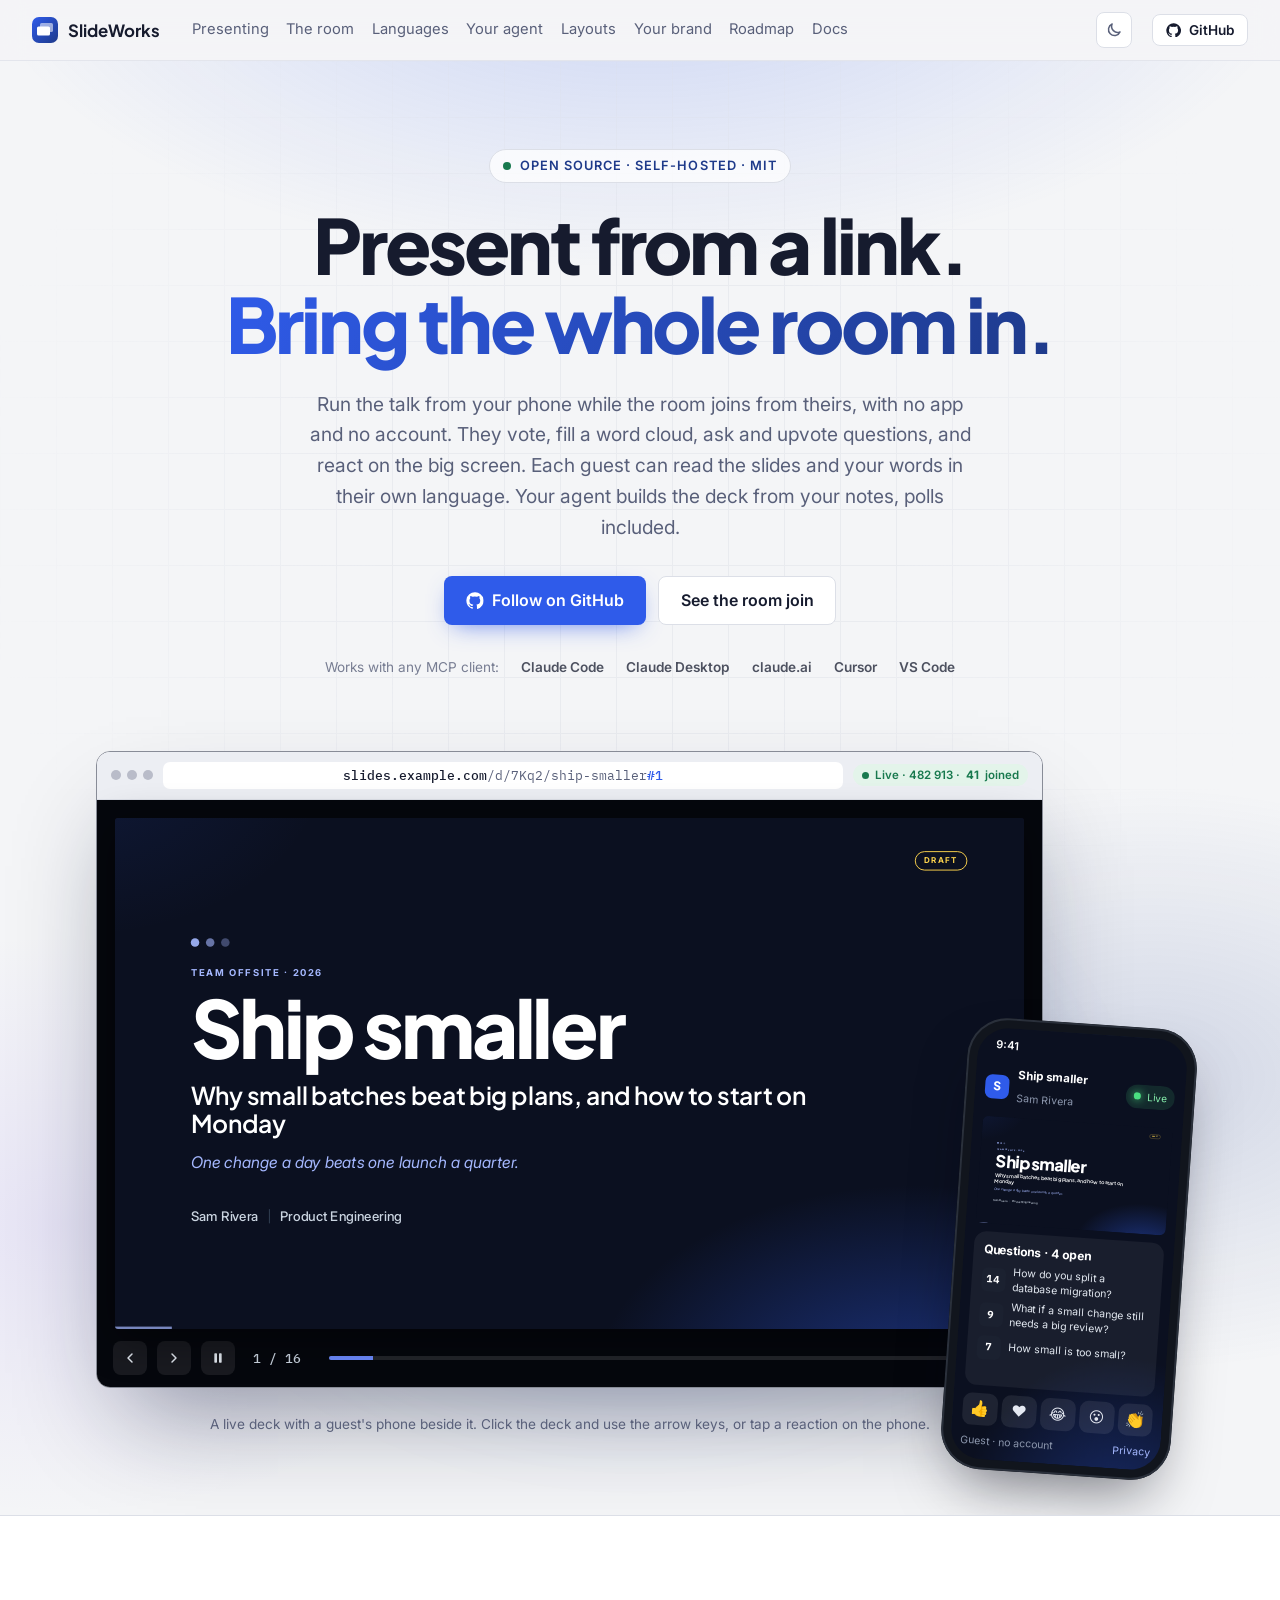
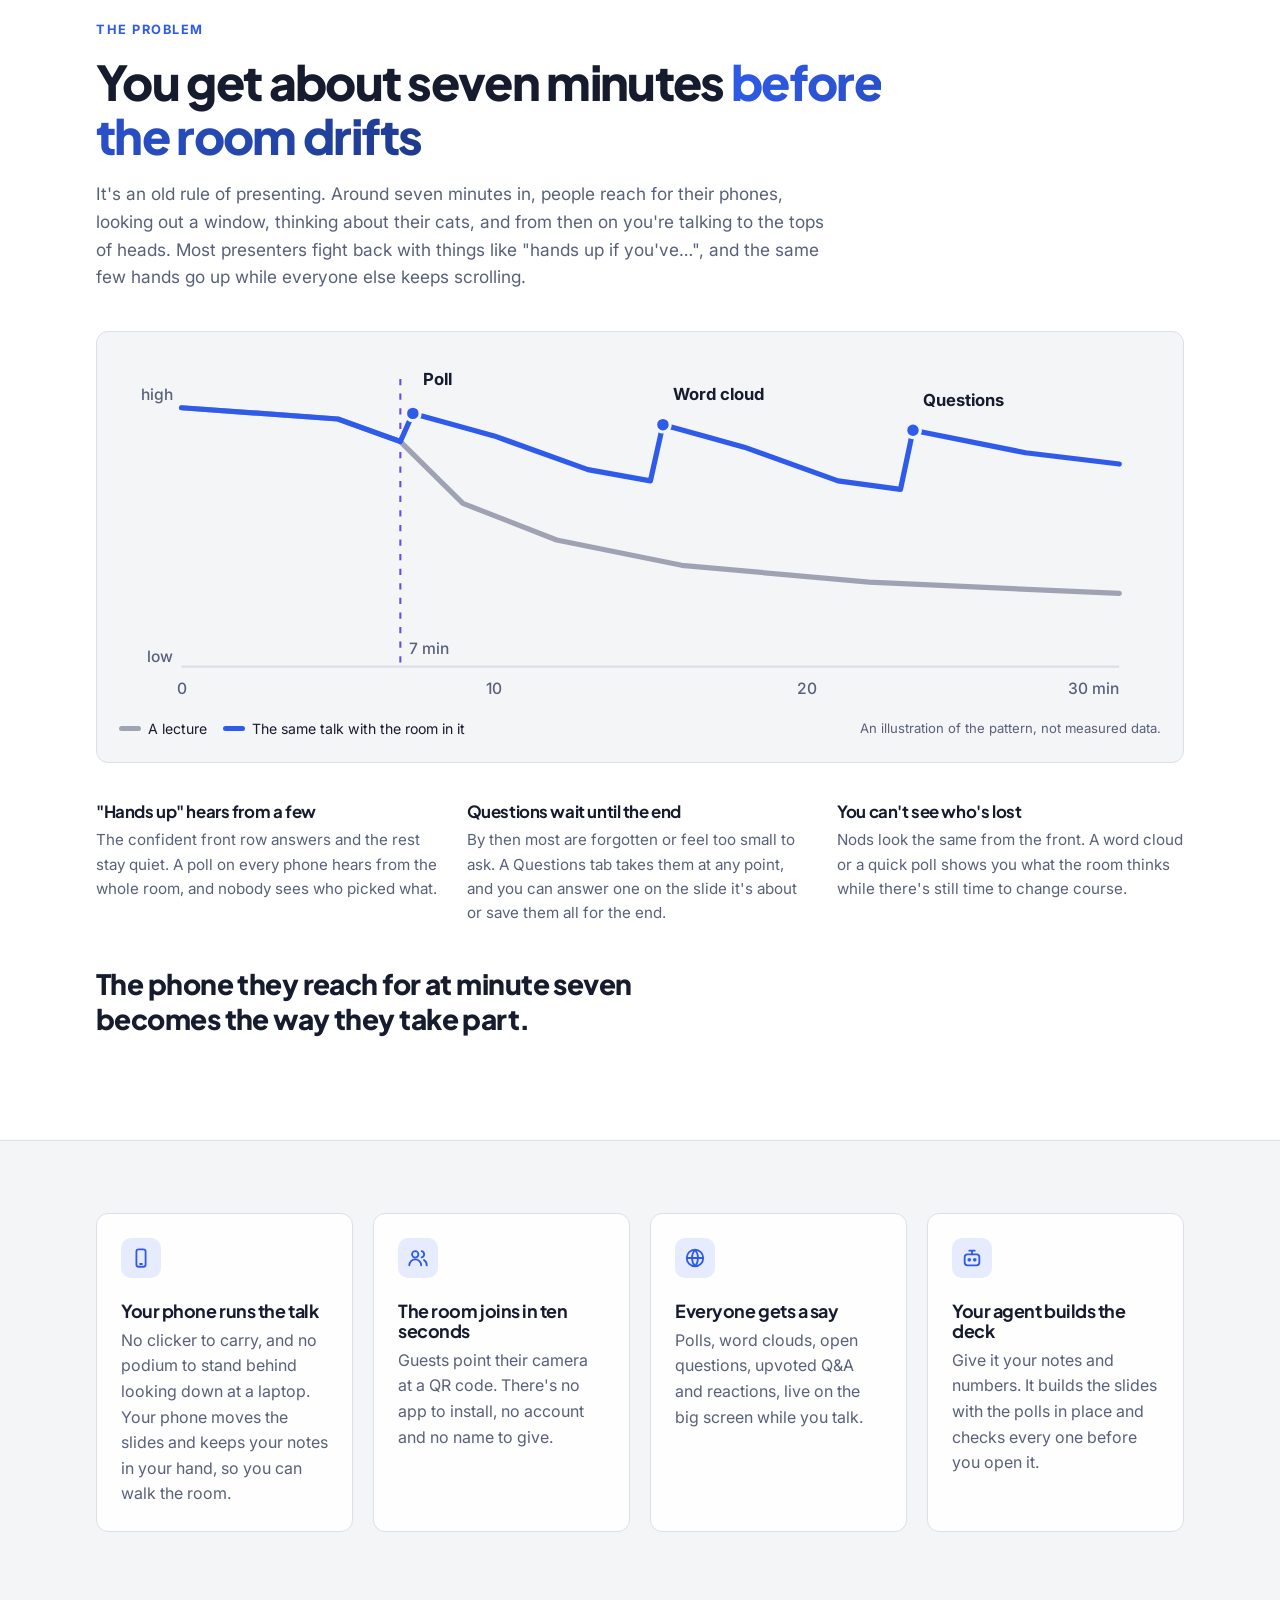
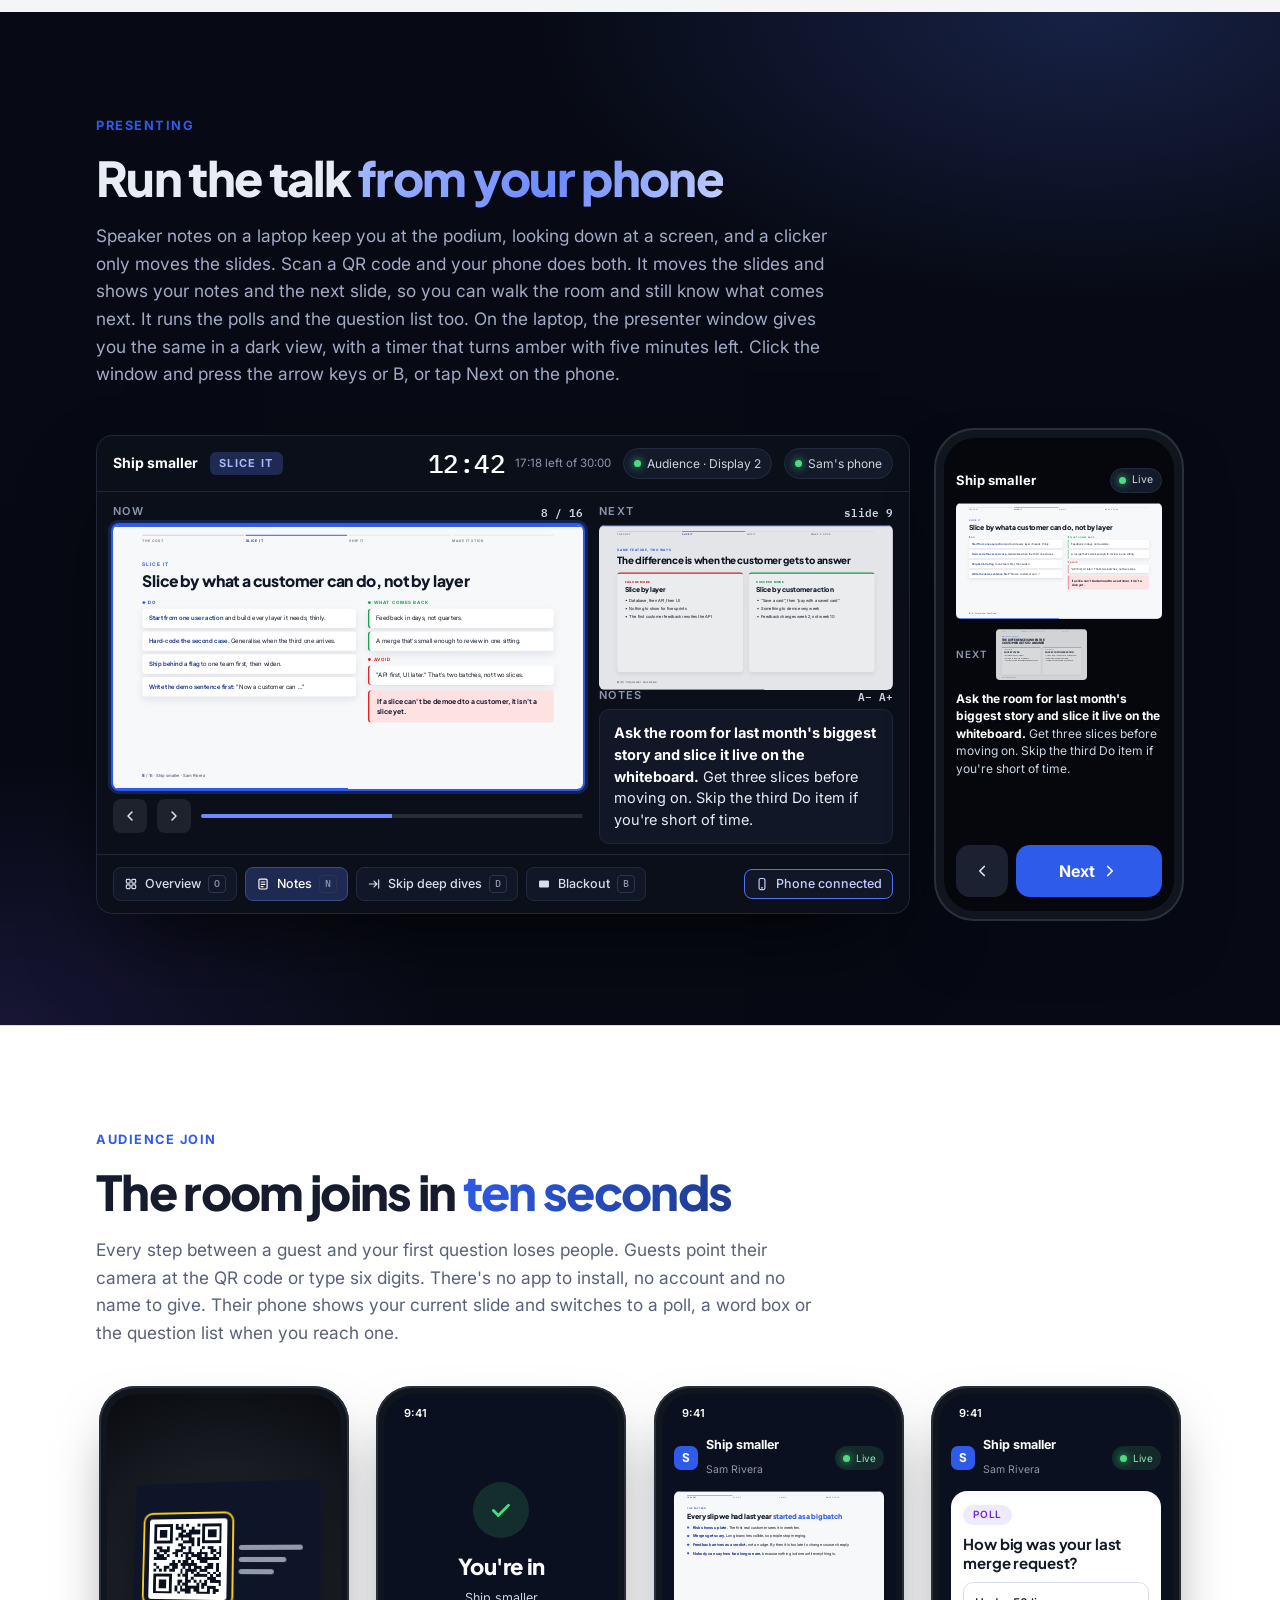
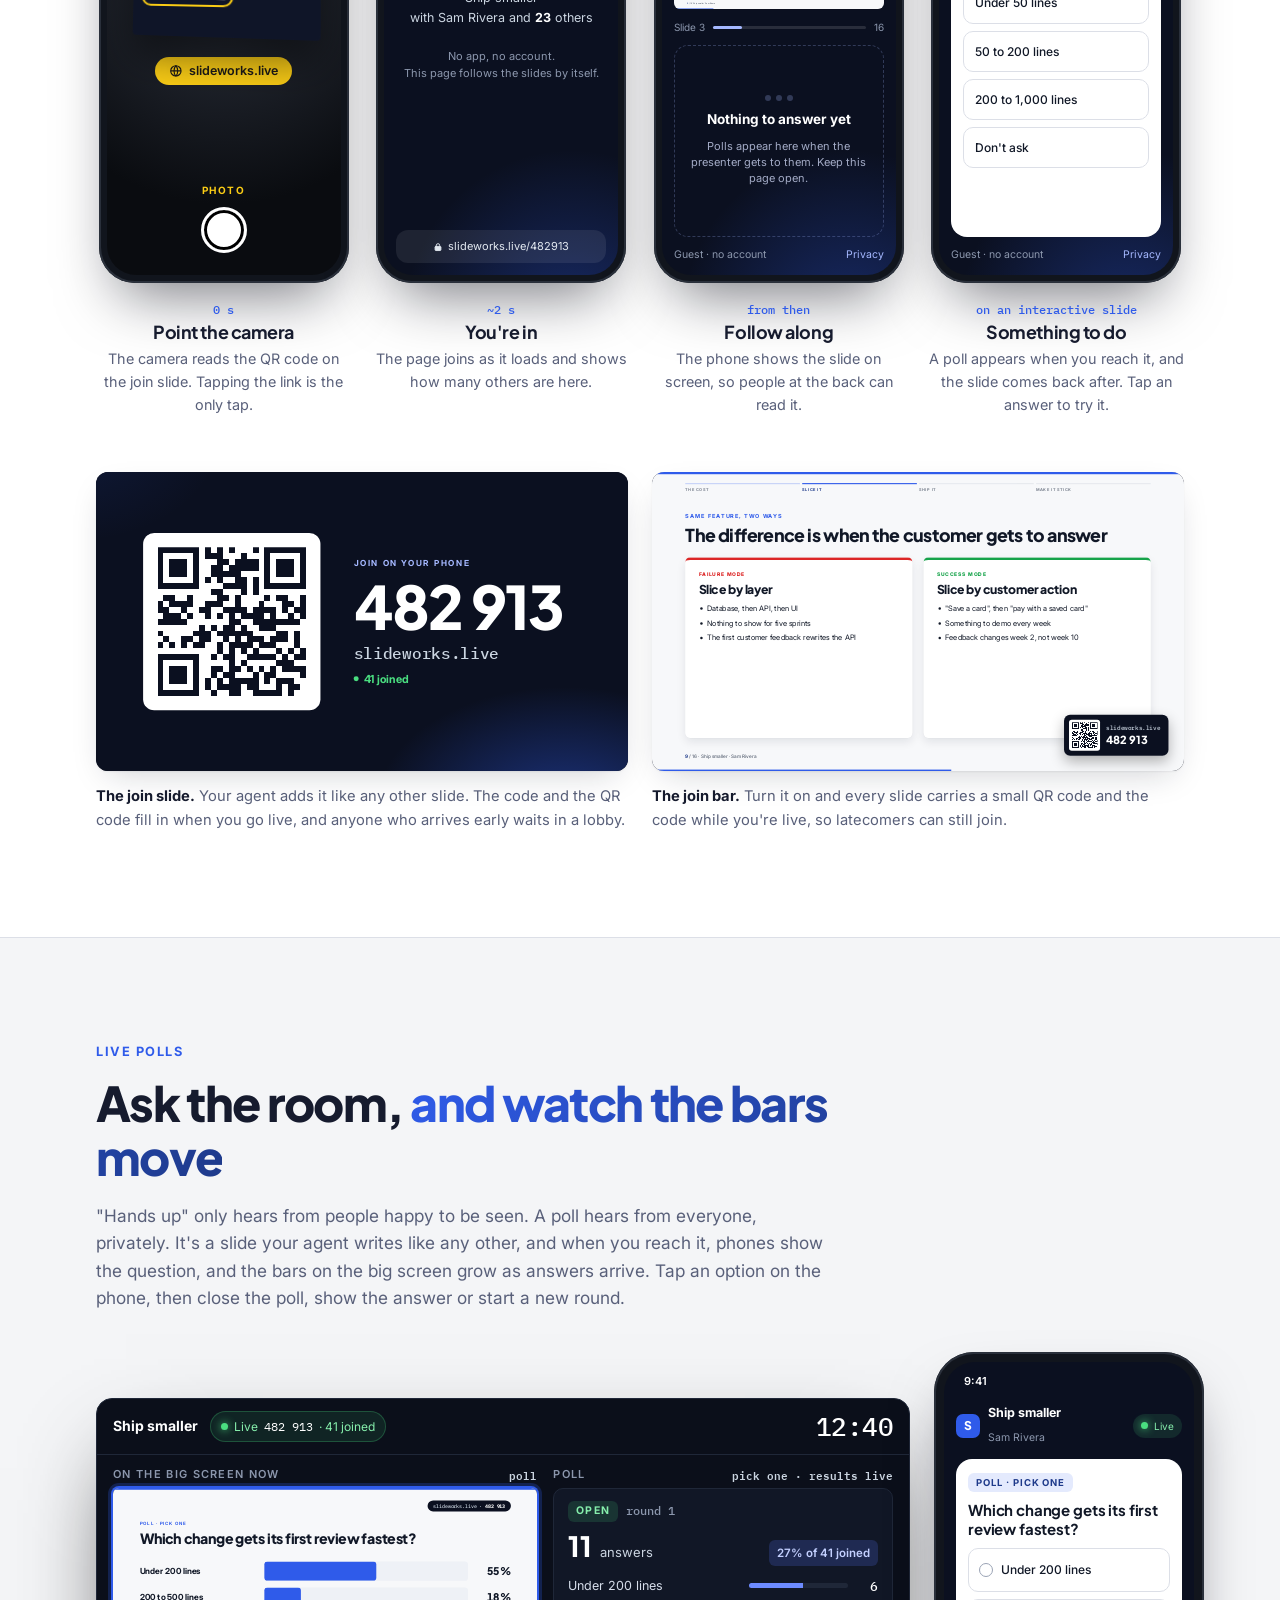
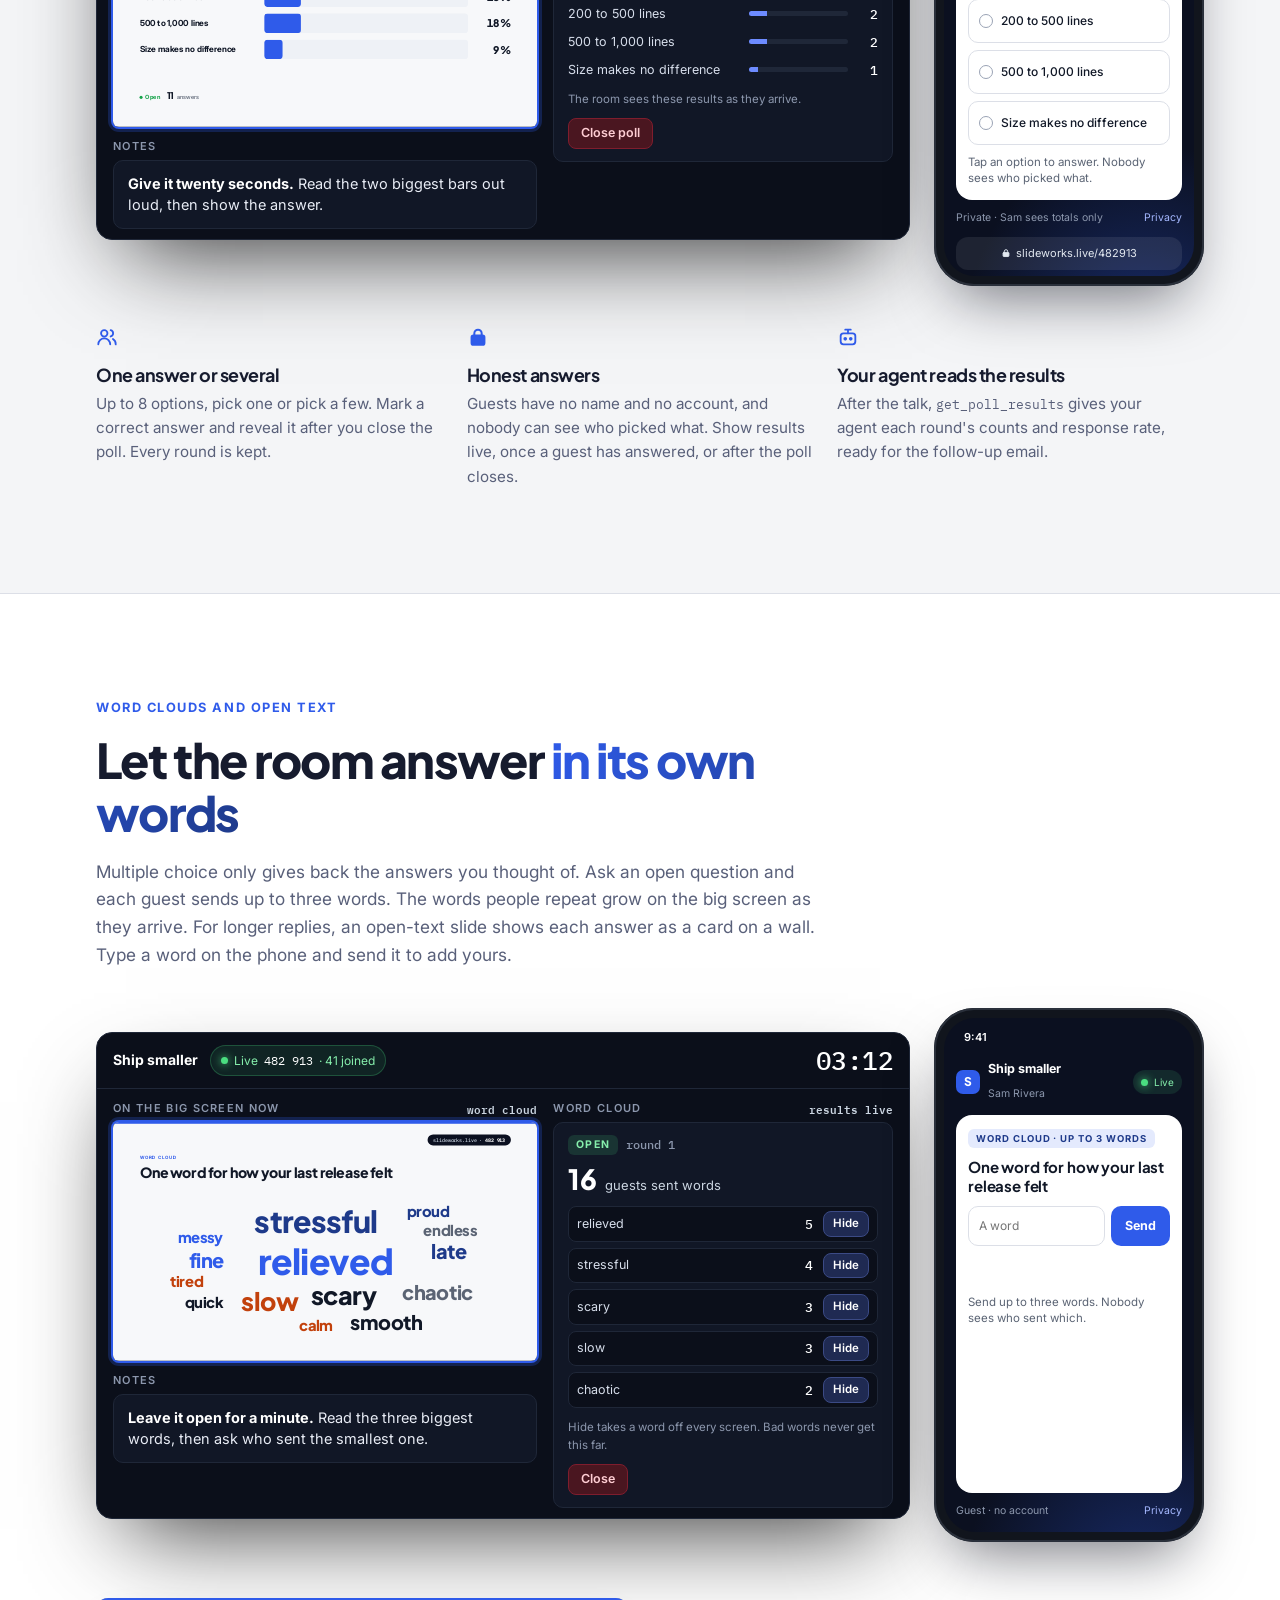
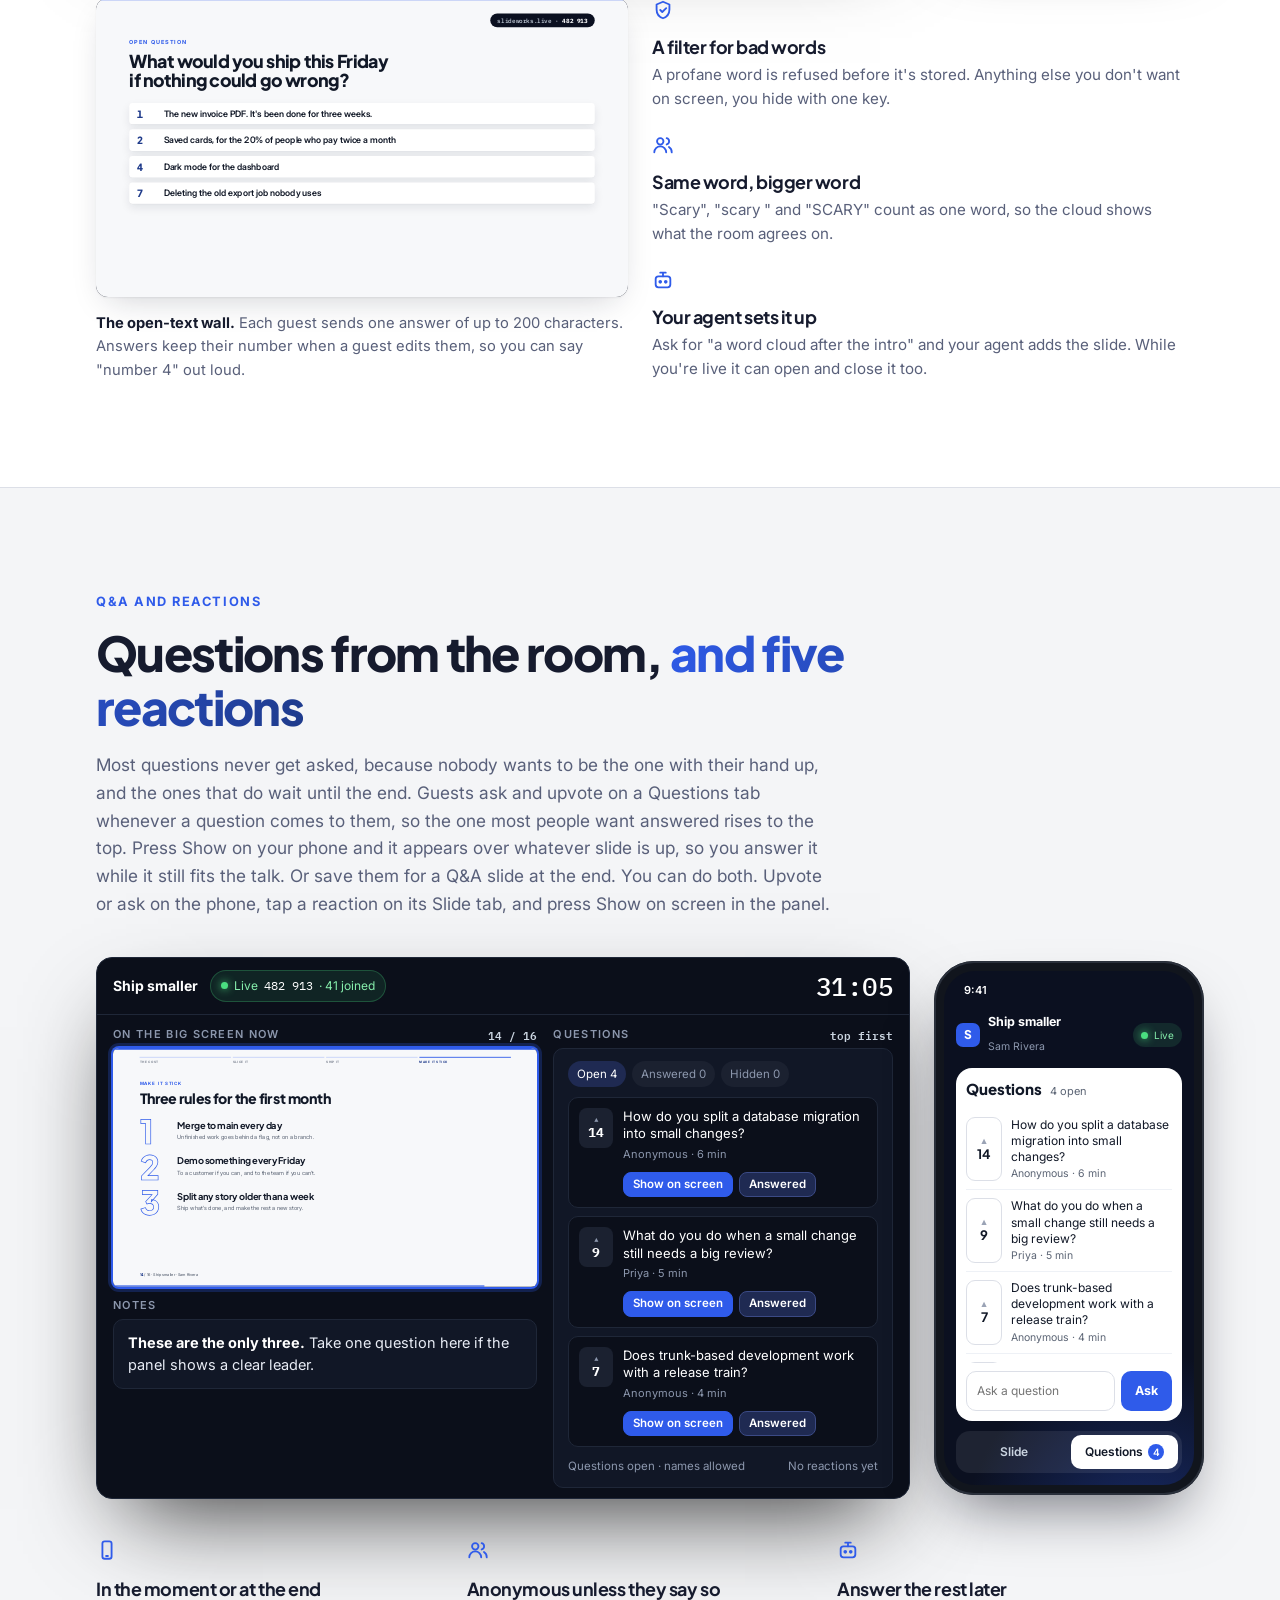
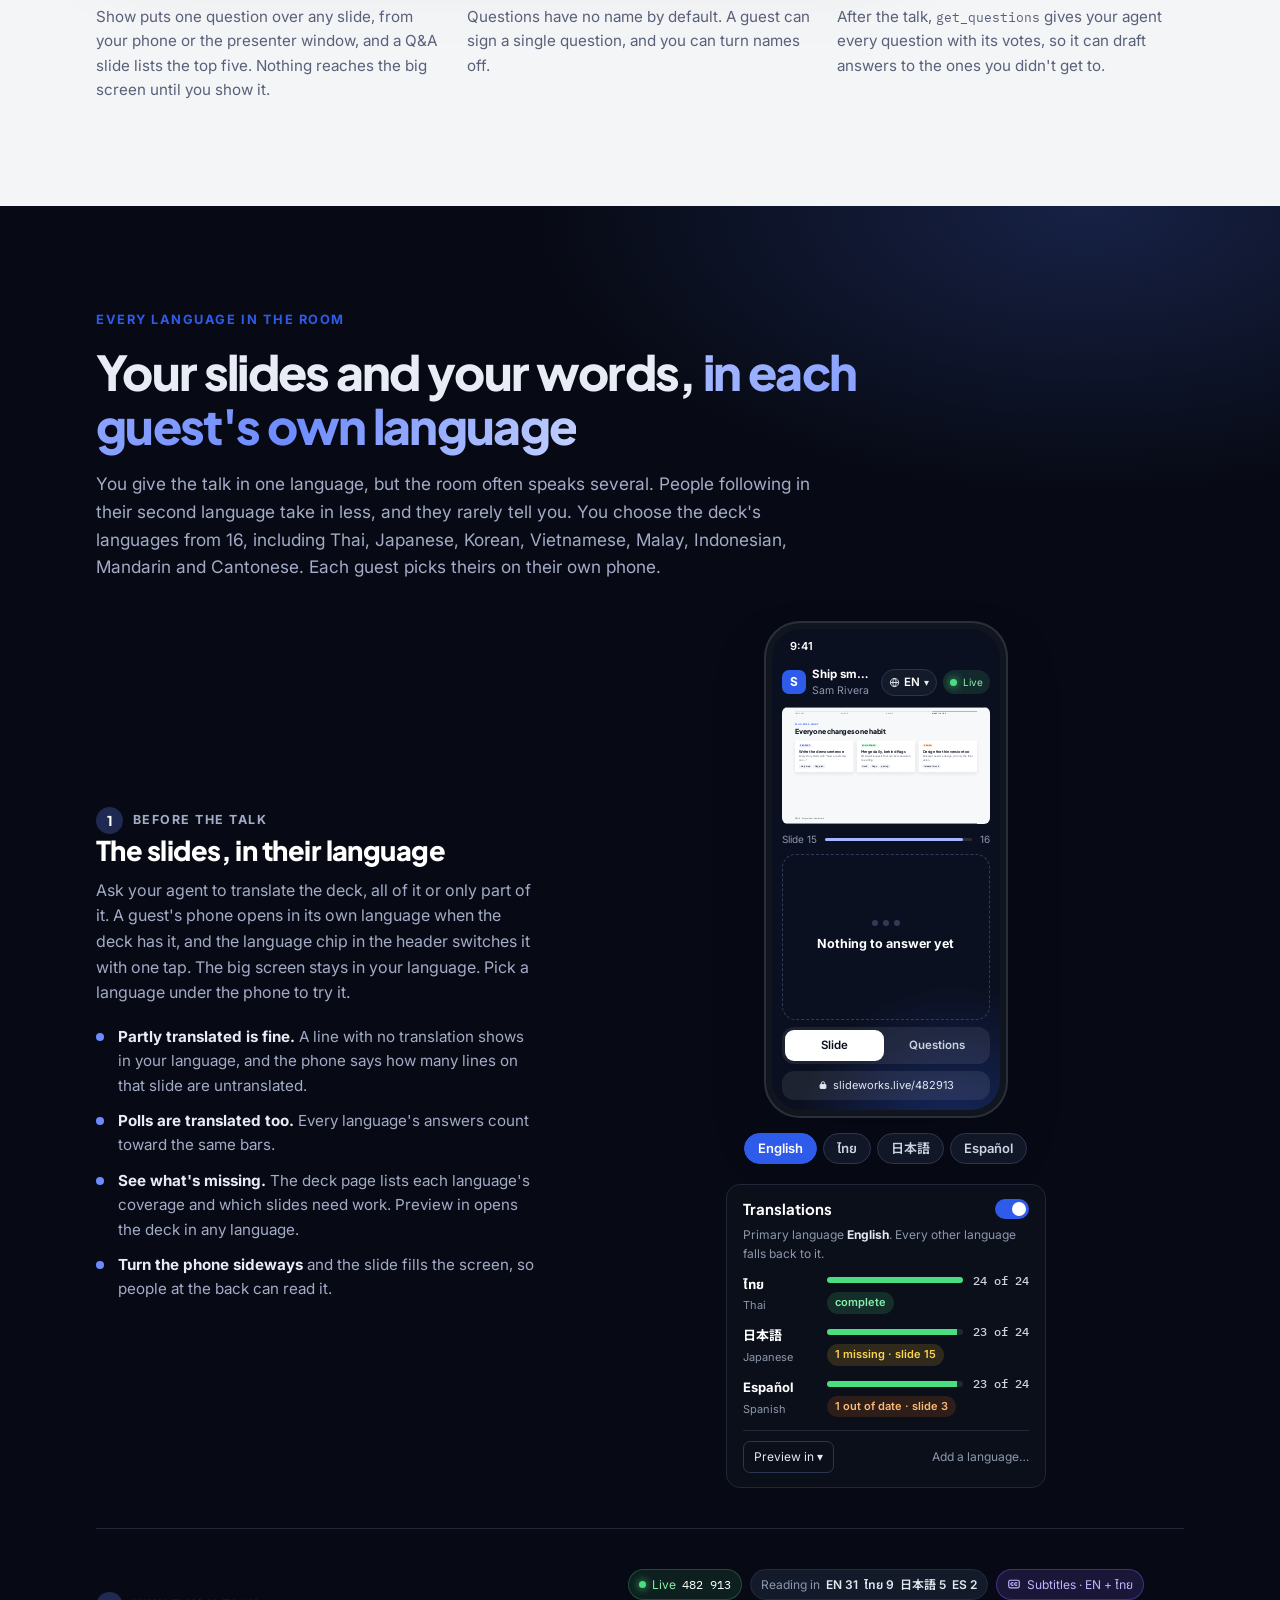
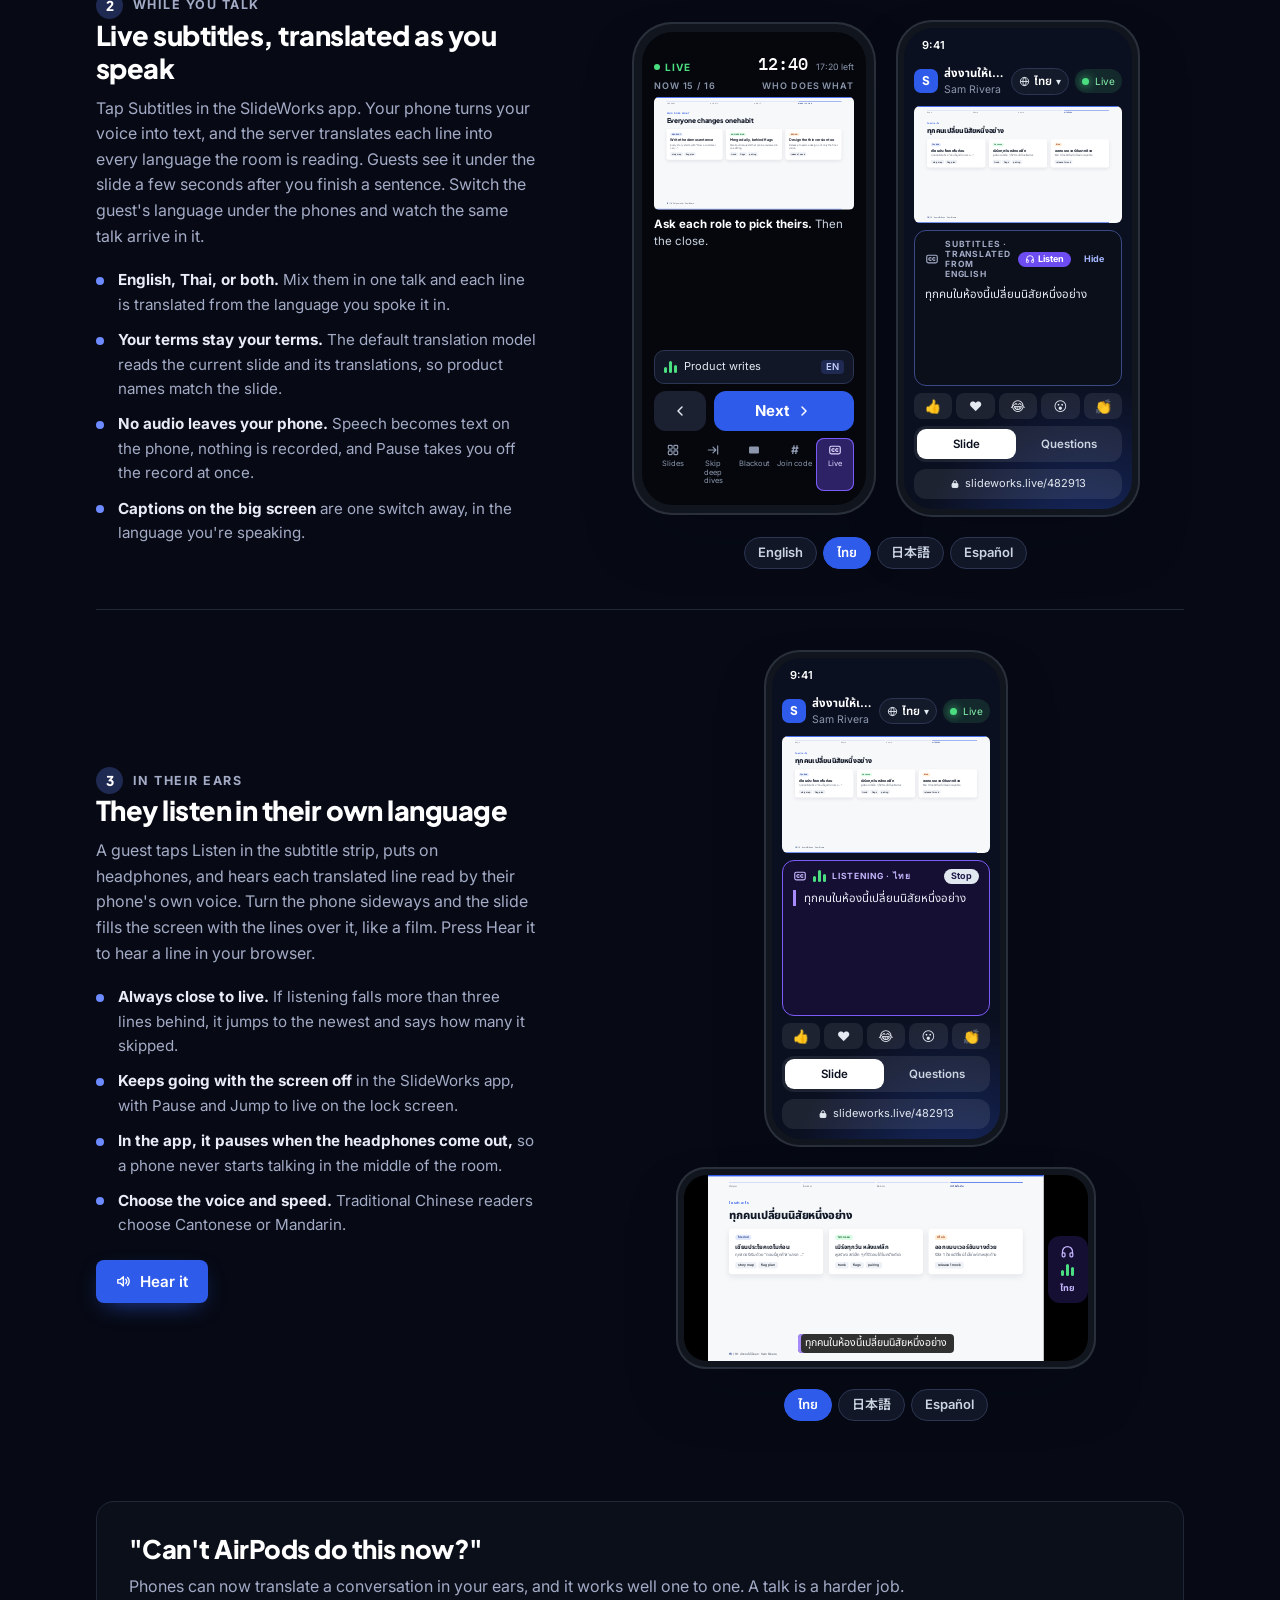
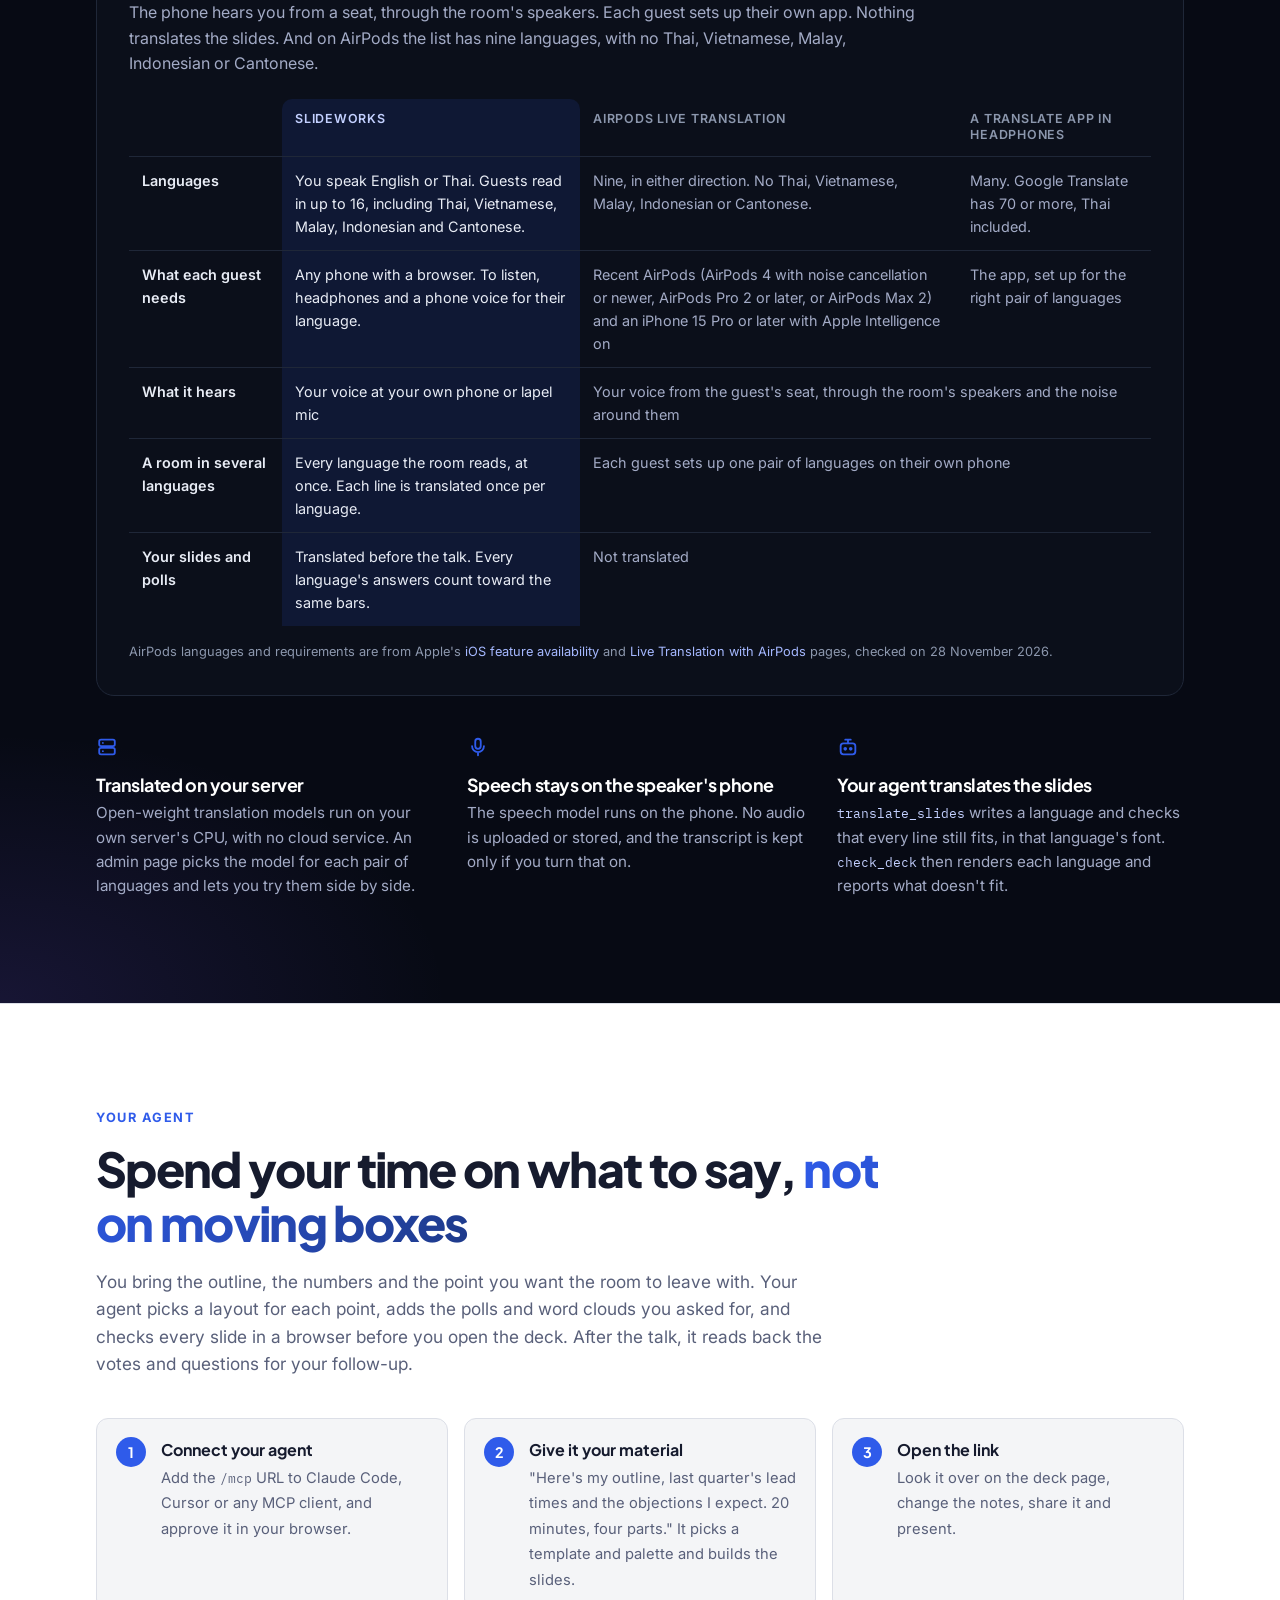
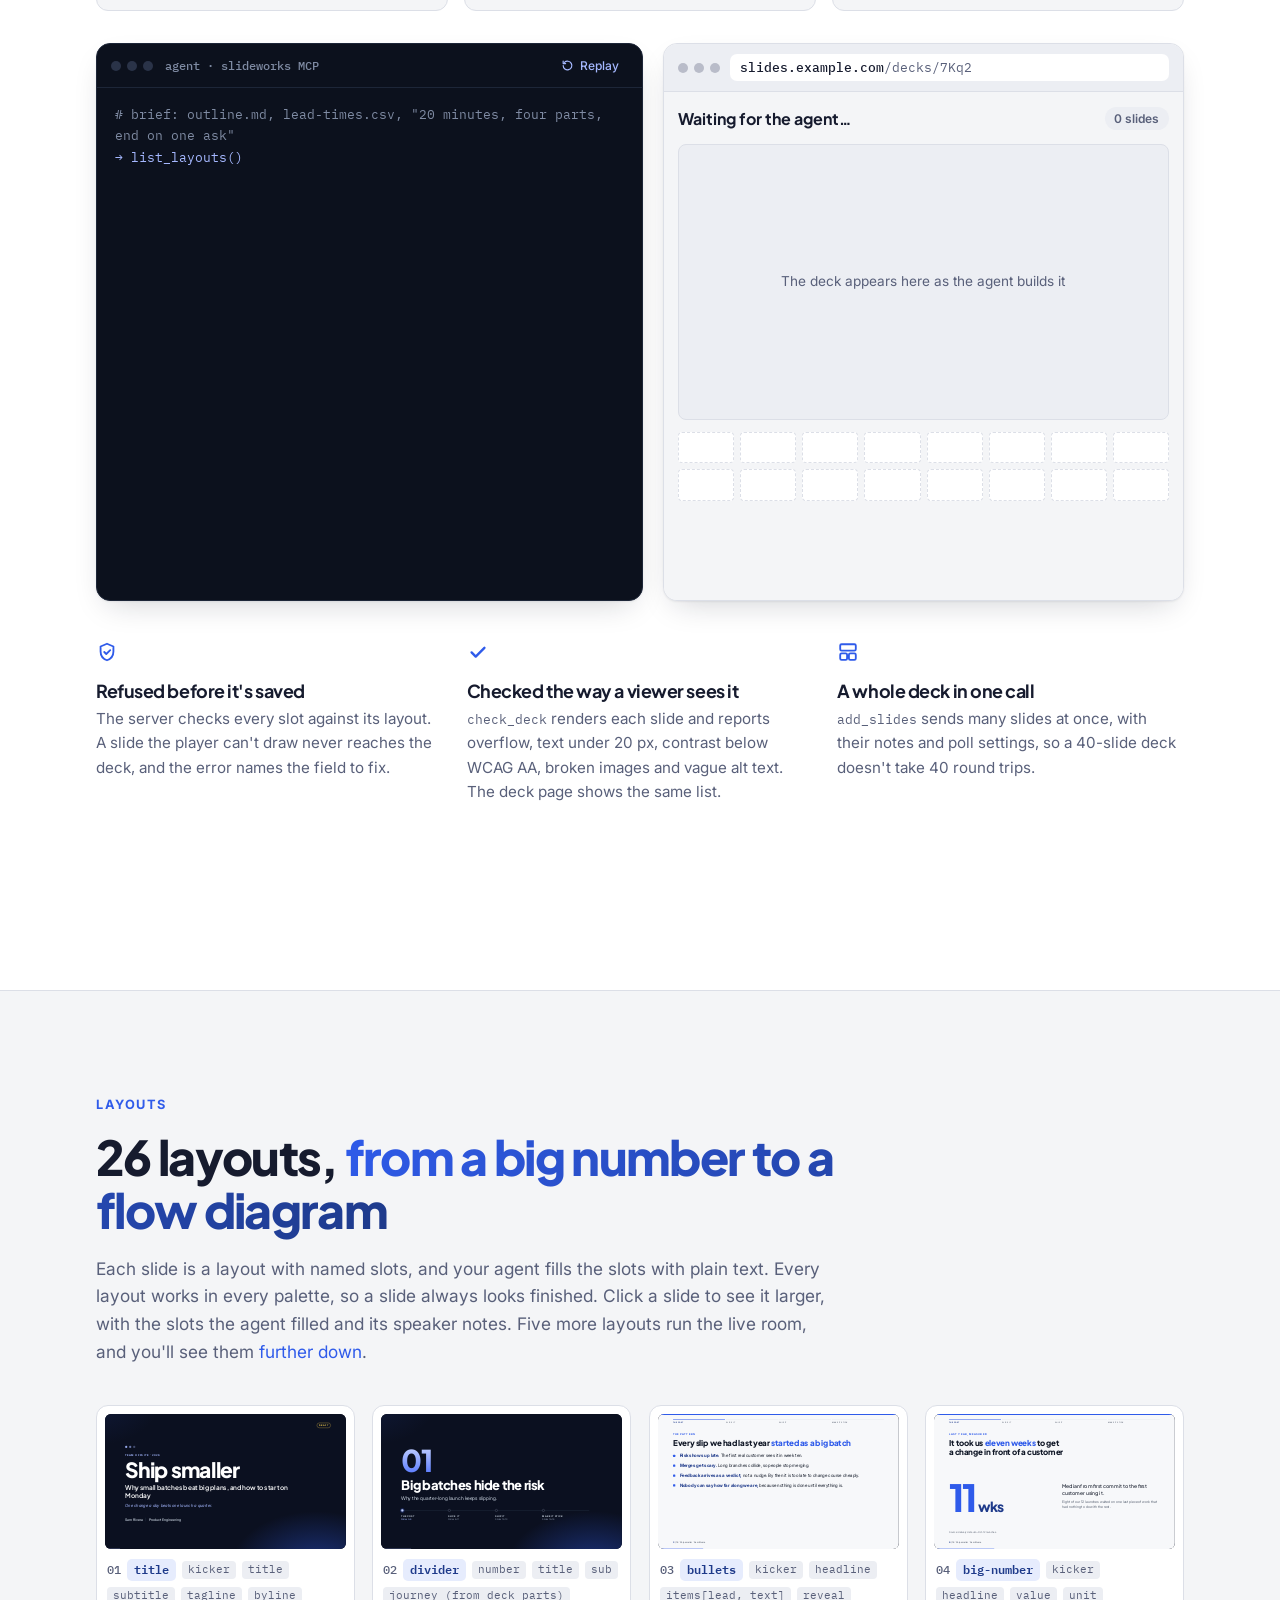
<file: site/index.html>
<!doctype html>
<html lang="en">
<head>
<meta charset="utf-8">
<meta name="viewport" content="width=device-width, initial-scale=1">
<title>SlideWorks · Present from a link, bring the room in</title>
<meta name="description" content="Present from a link and bring the room in. SlideWorks is open source: run the talk from your phone while guests join from a QR code to vote, fill a word cloud, ask questions and react, with the slides and live subtitles in each guest's language. Your agent builds the deck over MCP.">
<meta name="theme-color" content="#f4f5f7" media="(prefers-color-scheme: light)">
<meta name="theme-color" content="#0f1424" media="(prefers-color-scheme: dark)">
<link rel="canonical" href="https://slideworks.app/">
<link rel="icon" href="favicon.svg" type="image/svg+xml">
<meta property="og:type" content="website">
<meta property="og:url" content="https://slideworks.app/">
<meta property="og:title" content="SlideWorks · Present from a link, bring the room in">
<meta property="og:description" content="Run the talk from your phone. The room joins from theirs to vote, ask and react.">
<meta property="og:image" content="https://slideworks.app/og-image.png">
<meta property="og:image:width" content="1200">
<meta property="og:image:height" content="630">
<meta name="twitter:card" content="summary_large_image">
<link rel="preconnect" href="https://fonts.googleapis.com">
<link rel="preconnect" href="https://fonts.gstatic.com" crossorigin>
<link rel="stylesheet" href="https://fonts.googleapis.com/css2?family=Inter:wght@400;500;600;700&family=IBM+Plex+Mono:wght@400;500&family=Plus+Jakarta+Sans:wght@600;700;800&family=Fraunces:opsz,wght@9..144,600;9..144,700&family=Noto+Sans+Thai:wght@400;600;700&family=Noto+Sans+JP:wght@400;700&display=swap">
<link rel="stylesheet" href="tokens.css">
<link rel="stylesheet" href="slides.css">
<link rel="stylesheet" href="site.css">
<script>
  // Apply a saved theme before first paint so the page doesn't flash.
  try { const t = localStorage.getItem('sw-theme'); if (t) document.documentElement.dataset.theme = t; } catch {}
</script>
<script src="site.js" defer></script>
</head>
<body>

<svg width="0" height="0" style="position:absolute" aria-hidden="true">
  <defs>
    <linearGradient id="mark-g" x1="0" y1="0" x2="1" y2="1"><stop offset="0" style="stop-color:var(--grad-a)"/><stop offset="1" style="stop-color:var(--grad-b)"/></linearGradient>
    <symbol id="i-mark" viewBox="0 0 26 26"><rect width="26" height="26" rx="7" fill="url(#mark-g)"/><rect x="8" y="6" width="13" height="9" rx="1.6" style="fill:var(--mark-fg);opacity:.55"/><rect x="5" y="9.5" width="13" height="9" rx="1.6" style="fill:var(--mark-fg)"/></symbol>
    <symbol id="i-gh" viewBox="0 0 24 24"><path fill="currentColor" d="M12 .5a11.5 11.5 0 0 0-3.64 22.41c.58.1.79-.25.79-.56v-2c-3.2.7-3.88-1.37-3.88-1.37-.53-1.33-1.28-1.69-1.28-1.69-1.05-.71.08-.7.08-.7 1.16.08 1.77 1.19 1.77 1.19 1.03 1.77 2.7 1.26 3.36.96.1-.75.4-1.26.73-1.55-2.55-.29-5.24-1.28-5.24-5.68 0-1.26.45-2.28 1.19-3.08-.12-.29-.52-1.46.11-3.05 0 0 .97-.31 3.17 1.18a11 11 0 0 1 5.77 0c2.2-1.49 3.17-1.18 3.17-1.18.63 1.59.23 2.76.11 3.05.74.8 1.19 1.82 1.19 3.08 0 4.41-2.69 5.38-5.25 5.67.41.36.78 1.06.78 2.14v3.17c0 .31.21.67.8.56A11.5 11.5 0 0 0 12 .5Z"/></symbol>
    <symbol id="i-sun" viewBox="0 0 24 24"><g fill="none" stroke="currentColor" stroke-width="2" stroke-linecap="round"><circle cx="12" cy="12" r="4"/><path d="M12 2v2m0 16v2M4.9 4.9l1.4 1.4m11.4 11.4 1.4 1.4M2 12h2m16 0h2M4.9 19.1l1.4-1.4M17.7 6.3l1.4-1.4"/></g></symbol>
    <symbol id="i-moon" viewBox="0 0 24 24"><path fill="none" stroke="currentColor" stroke-width="2" stroke-linejoin="round" d="M20 14.5A8 8 0 0 1 9.5 4a8 8 0 1 0 10.5 10.5Z"/></symbol>
    <symbol id="i-agent" viewBox="0 0 24 24"><g fill="none" stroke="currentColor" stroke-width="2" stroke-linecap="round" stroke-linejoin="round"><rect x="4" y="8" width="16" height="12" rx="3"/><path d="M12 8V4m-3 0h6"/><circle cx="9" cy="14" r="1" fill="currentColor"/><circle cx="15" cy="14" r="1" fill="currentColor"/></g></symbol>
    <symbol id="i-link" viewBox="0 0 24 24"><g fill="none" stroke="currentColor" stroke-width="2" stroke-linecap="round" stroke-linejoin="round"><path d="M10 14a5 5 0 0 0 7 0l3-3a5 5 0 0 0-7-7l-1 1"/><path d="M14 10a5 5 0 0 0-7 0l-3 3a5 5 0 0 0 7 7l1-1"/></g></symbol>
    <symbol id="i-people" viewBox="0 0 24 24"><g fill="none" stroke="currentColor" stroke-width="2" stroke-linecap="round"><circle cx="9" cy="8" r="3.5"/><path d="M2.5 20a6.5 6.5 0 0 1 13 0"/><path d="M16 4.6a3.5 3.5 0 0 1 0 6.8M18.5 14.2A6.5 6.5 0 0 1 21.5 20"/></g></symbol>
    <symbol id="i-left" viewBox="0 0 24 24"><path fill="none" stroke="currentColor" stroke-width="2.2" stroke-linecap="round" stroke-linejoin="round" d="m15 18-6-6 6-6"/></symbol>
    <symbol id="i-right" viewBox="0 0 24 24"><path fill="none" stroke="currentColor" stroke-width="2.2" stroke-linecap="round" stroke-linejoin="round" d="m9 18 6-6-6-6"/></symbol>
    <symbol id="i-expand" viewBox="0 0 24 24"><path fill="none" stroke="currentColor" stroke-width="2" stroke-linecap="round" stroke-linejoin="round" d="M4 9V4h5M20 9V4h-5M4 15v5h5M20 15v5h-5"/></symbol>
    <symbol id="i-check" viewBox="0 0 24 24"><path fill="none" stroke="currentColor" stroke-width="2.6" stroke-linecap="round" stroke-linejoin="round" d="m5 12.5 4.5 4.5L19 7.5"/></symbol>
    <symbol id="i-x" viewBox="0 0 24 24"><path fill="none" stroke="currentColor" stroke-width="2.4" stroke-linecap="round" d="M6 6l12 12M18 6 6 18"/></symbol>
    <symbol id="i-play" viewBox="0 0 24 24"><path fill="currentColor" d="M7 4.5v15l13-7.5z"/></symbol>
    <symbol id="i-grid" viewBox="0 0 24 24"><g fill="none" stroke="currentColor" stroke-width="2"><rect x="4" y="4" width="6.5" height="6.5" rx="1.5"/><rect x="13.5" y="4" width="6.5" height="6.5" rx="1.5"/><rect x="4" y="13.5" width="6.5" height="6.5" rx="1.5"/><rect x="13.5" y="13.5" width="6.5" height="6.5" rx="1.5"/></g></symbol>
    <symbol id="i-notes" viewBox="0 0 24 24"><g fill="none" stroke="currentColor" stroke-width="2" stroke-linecap="round"><rect x="5" y="3.5" width="14" height="17" rx="2"/><path d="M9 8.5h6M9 12.5h6M9 16.5h3"/></g></symbol>
    <symbol id="i-skip" viewBox="0 0 24 24"><g fill="none" stroke="currentColor" stroke-width="2" stroke-linecap="round" stroke-linejoin="round"><path d="M4 12h12M12 7l5 5-5 5"/><path d="M20 5v14"/></g></symbol>
    <symbol id="i-black" viewBox="0 0 24 24"><rect x="3.5" y="6" width="17" height="12" rx="2" fill="currentColor"/></symbol>
    <symbol id="i-phone" viewBox="0 0 24 24"><g fill="none" stroke="currentColor" stroke-width="2" stroke-linecap="round"><rect x="7" y="2.5" width="10" height="19" rx="2.5"/><path d="M11 18.5h2"/></g></symbol>
    <symbol id="i-copy" viewBox="0 0 24 24"><g fill="none" stroke="currentColor" stroke-width="2" stroke-linejoin="round"><rect x="8.5" y="8.5" width="12" height="12" rx="2"/><path d="M15.5 8.5V5.5a2 2 0 0 0-2-2h-8a2 2 0 0 0-2 2v8a2 2 0 0 0 2 2h3"/></g></symbol>
    <symbol id="i-lock" viewBox="0 0 24 24"><g fill="none" stroke="currentColor" stroke-width="2.2" stroke-linecap="round"><rect x="5" y="10.5" width="14" height="10" rx="2" fill="currentColor"/><path d="M8 10.5V8a4 4 0 0 1 8 0v2.5"/></g></symbol>
    <symbol id="i-globe" viewBox="0 0 24 24"><g fill="none" stroke="currentColor" stroke-width="2"><circle cx="12" cy="12" r="9"/><path d="M3 12h18M12 3a14 14 0 0 1 0 18M12 3a14 14 0 0 0 0 18"/></g></symbol>
    <symbol id="i-palette" viewBox="0 0 24 24"><g fill="none" stroke="currentColor" stroke-width="2" stroke-linejoin="round"><path d="M12 3a9 9 0 1 0 0 18c1.4 0 2-1 2-2s-1-1.6-1-2.6c0-1.2 1-2 2.2-2H17a4 4 0 0 0 4-4c0-4.2-4-7.4-9-7.4Z"/><circle cx="7.5" cy="11" r="1.2" fill="currentColor"/><circle cx="10.5" cy="7" r="1.2" fill="currentColor"/><circle cx="15.5" cy="7.5" r="1.2" fill="currentColor"/></g></symbol>
    <symbol id="i-blocks" viewBox="0 0 24 24"><g fill="none" stroke="currentColor" stroke-width="2" stroke-linejoin="round"><rect x="3.5" y="3.5" width="17" height="7" rx="1.5"/><rect x="3.5" y="13.5" width="7.5" height="7" rx="1.5"/><rect x="13" y="13.5" width="7.5" height="7" rx="1.5"/></g></symbol>
    <symbol id="i-shield" viewBox="0 0 24 24"><g fill="none" stroke="currentColor" stroke-width="2" stroke-linejoin="round"><path d="M12 3 5 6v5.5c0 4.4 3 8.2 7 9.5 4-1.3 7-5.1 7-9.5V6z"/><path d="m9 12 2.2 2.2L15.5 10" stroke-linecap="round"/></g></symbol>
    <symbol id="i-history" viewBox="0 0 24 24"><g fill="none" stroke="currentColor" stroke-width="2" stroke-linecap="round" stroke-linejoin="round"><path d="M3.5 12a8.5 8.5 0 1 0 2.5-6"/><path d="M3.5 4v4h4M12 7.5V12l3 2"/></g></symbol>
    <symbol id="i-pause" viewBox="0 0 24 24"><g fill="currentColor"><rect x="6.5" y="5" width="4" height="14" rx="1"/><rect x="13.5" y="5" width="4" height="14" rx="1"/></g></symbol>
    <symbol id="i-replay" viewBox="0 0 24 24"><g fill="none" stroke="currentColor" stroke-width="2.2" stroke-linecap="round" stroke-linejoin="round"><path d="M4 12a8 8 0 1 0 2.4-5.7"/><path d="M4 4v4.5h4.5"/></g></symbol>
    <symbol id="i-cc" viewBox="0 0 24 24"><g fill="none" stroke="currentColor" stroke-width="2" stroke-linecap="round"><rect x="3" y="5.5" width="18" height="13" rx="2.5"/><path d="M10.5 10.2a2.4 2.4 0 1 0 0 3.6M17 10.2a2.4 2.4 0 1 0 0 3.6"/></g></symbol>
    <symbol id="i-head" viewBox="0 0 24 24"><g fill="none" stroke="currentColor" stroke-width="2" stroke-linecap="round" stroke-linejoin="round"><path d="M4 15v-3a8 8 0 0 1 16 0v3"/><rect x="3.5" y="14" width="4.5" height="6.5" rx="1.6"/><rect x="16" y="14" width="4.5" height="6.5" rx="1.6"/></g></symbol>
    <symbol id="i-mic" viewBox="0 0 24 24"><g fill="none" stroke="currentColor" stroke-width="2" stroke-linecap="round"><rect x="9" y="3" width="6" height="11" rx="3"/><path d="M5.5 11a6.5 6.5 0 0 0 13 0M12 17.5V21"/></g></symbol>
    <symbol id="i-speak" viewBox="0 0 24 24"><g fill="none" stroke="currentColor" stroke-width="2" stroke-linecap="round" stroke-linejoin="round"><path d="M4 9.5h3.5L12 5.5v13l-4.5-4H4z"/><path d="M15.5 9a4 4 0 0 1 0 6M18 6.5a7.5 7.5 0 0 1 0 11"/></g></symbol>
    <symbol id="i-server" viewBox="0 0 24 24"><g fill="none" stroke="currentColor" stroke-width="2" stroke-linecap="round"><rect x="3.5" y="4" width="17" height="7" rx="2"/><rect x="3.5" y="13" width="17" height="7" rx="2"/><path d="M7.5 7.5h.01M7.5 16.5h.01"/></g></symbol>
  </defs>
</svg>

<a class="skip" href="#main">Skip to content</a>

<header class="nav">
  <div class="wrap">
    <a class="brand" href="/"><svg class="mark" viewBox="0 0 26 26" aria-hidden="true"><use href="#i-mark"/></svg>SlideWorks</a>
    <nav class="nav-links" aria-label="Sections">
      <a href="#present">Presenting</a>
      <a href="#audience">The room</a>
      <a href="#languages">Languages</a>
      <a href="#how">Your agent</a>
      <a href="#blocks">Layouts</a>
      <a href="#brand">Your brand</a>
      <a href="#roadmap">Roadmap</a>
      <a href="https://docs.slideworks.app">Docs</a>
    </nav>
    <div class="nav-spacer"></div>
    <button class="icon-btn" id="themeBtn" type="button" aria-label="Switch light or dark theme">
      <svg class="only-light"><use href="#i-moon"/></svg><svg class="only-dark"><use href="#i-sun"/></svg>
    </button>
    <a class="btn btn-ghost btn-sm" href="https://github.com/slide-works/slideworks"><svg><use href="#i-gh"/></svg><span>GitHub</span></a>
  </div>
</header>

<main id="main">

  <!-- ============================================================ HERO -->
  <section class="hero">
    <div class="hero-bg" aria-hidden="true"></div>
    <div class="wrap">
      <p class="eyebrow"><span class="dot-live"></span>Open source · Self-hosted · MIT</p>
      <h1>Present from a link.<br><span class="grad">Bring the whole room in.</span></h1>
      <p class="lede">Run the talk from your phone while the room joins from theirs, with no app and no account. They vote, fill a word cloud, ask and upvote questions, and react on the big screen. Each guest can read the slides and your words in their own language. Your agent builds the deck from your notes, polls included.</p>
      <div class="cta">
        <a class="btn btn-primary btn-lg" href="https://github.com/slide-works/slideworks"><svg><use href="#i-gh"/></svg><span>Follow on GitHub</span></a>
        <a class="btn btn-ghost btn-lg" href="#audience">See the room join</a>
      </div>
      <ul class="works-with" aria-label="Works with">
        <li>Claude Code</li><li>Claude Desktop</li><li>claude.ai</li><li>Cursor</li><li>VS Code</li>
      </ul>
    </div>

    <div class="wrap wide">
      <div class="stage" id="heroStage">
        <figure class="browser player" id="heroPlayer" tabindex="0" aria-label="Sample deck player. Use the left and right arrow keys to move through the slides.">
          <div class="browser-bar"><span class="dots"><i></i><i></i><i></i></span><span class="url"><b>slides.example.com</b>/d/7Kq2/ship-smaller<b class="hash" data-hash>#1</b></span><span class="bar-live"><i></i>Live · 482 913 · <b id="heroJoined">41</b> joined</span></div>
          <div class="player-stage stepped"><div class="frame" data-player-frame></div><div class="hero-rx" id="heroRx" aria-hidden="true"></div></div>
          <div class="pctl">
            <button type="button" data-p="prev" aria-label="Previous"><svg><use href="#i-left"/></svg></button>
            <button type="button" data-p="next" aria-label="Next"><svg><use href="#i-right"/></svg></button>
            <button type="button" data-p="auto" aria-label="Pause the autoplay" class="auto"><svg class="when-playing"><use href="#i-pause"/></svg><svg class="when-paused"><use href="#i-play"/></svg></button>
            <span class="count" data-count>1 / 16</span>
            <span class="steps" data-steps></span>
            <span class="bar"><i data-bar></i></span>
          </div>
        </figure>
        <div class="phone hero-phone" aria-label="A guest's phone in the room">
          <div class="phone-screen aud-in">
            <div class="aud-status">9:41</div>
            <div class="aud-head"><span class="aud-logo">S</span><div><b>Ship smaller</b><small>Sam Rivera</small></div><span class="pr-chip"><i></i>Live</span></div>
            <div class="aud-slide stepped"><div class="frame" data-player-frame></div></div>
            <div class="hp-q"><b>Questions · 4 open</b><ol><li><i>14</i>How do you split a database migration?</li><li><i>9</i>What if a small change still needs a big review?</li><li><i>7</i>How small is too small?</li></ol></div>
            <div class="rx-row" id="heroRxRow" role="group" aria-label="Reactions"></div>
            <div class="aud-foot"><span>Guest · no account</span><span>Privacy</span></div>
          </div>
        </div>
        <p class="stage-cap">A live deck with a guest's phone beside it. Click the deck and use the arrow keys, or tap a reaction on the phone.</p>
      </div>
    </div>
  </section>

  <!-- ============================================================ PROBLEM -->
  <section id="problem" class="band problem">
    <div class="wrap">
      <div class="sec-head">
        <p class="kick">The problem</p>
        <h2>You get about seven minutes <span class="grad">before the room drifts</span></h2>
        <p class="sec-lede">It's an old rule of presenting. Around seven minutes in, people reach for their phones, looking out a window, thinking about their cats, and from then on you're talking to the tops of heads. Most presenters fight back with things like "hands up if you've…", and the same few hands go up while everyone else keeps scrolling.</p>
      </div>

      <figure class="attn">
        <svg viewBox="0 0 1000 340" role="img" aria-label="Attention over a 30-minute talk. In a lecture it falls away after seven minutes and stays low. With a poll at seven minutes, a word cloud at fifteen and questions at twenty-three, it climbs back each time.">
          <line class="ax" x1="60" y1="300" x2="960" y2="300"/>
          <line class="seven" x1="270" y1="24" x2="270" y2="300"/>
          <text class="lab" x="278" y="288">7 min</text>
          <text class="lab" x="60" y="326" text-anchor="middle">0</text>
          <text class="lab" x="360" y="326" text-anchor="middle">10</text>
          <text class="lab" x="660" y="326" text-anchor="middle">20</text>
          <text class="lab" x="960" y="326" text-anchor="end">30 min</text>
          <text class="lab yl" x="52" y="44" text-anchor="end">high</text>
          <text class="lab yl" x="52" y="296" text-anchor="end">low</text>
          <polyline class="lec" points="60,51.6 210,62.4 270,84 330,143.4 420,178.5 540,202.8 720,219 960,229.8"/>
          <polyline class="room" points="60,51.6 210,62.4 270,84 282,57 360,78.6 450,111 510,121.8 522,67.8 600,89.4 690,121.8 750,129.9 762,73.2 870,94.8 960,105.6"/>
          <circle class="dot" cx="282" cy="57" r="7"/><text class="mk" x="292" y="30">Poll</text>
          <circle class="dot" cx="522" cy="67.8" r="7"/><text class="mk" x="532" y="44">Word cloud</text>
          <circle class="dot" cx="762" cy="73.2" r="7"/><text class="mk" x="772" y="50">Questions</text>
        </svg>
        <figcaption><span class="leg"><span class="key lec"></span>A lecture</span><span class="leg"><span class="key room"></span>The same talk with the room in it</span><span class="note">An illustration of the pattern, not measured data.</span></figcaption>
      </figure>

      <div class="feature-row pains">
        <div><h3>"Hands up" hears from a few</h3><p>The confident front row answers and the rest stay quiet. A poll on every phone hears from the whole room, and nobody sees who picked what.</p></div>
        <div><h3>Questions wait until the end</h3><p>By then most are forgotten or feel too small to ask. A Questions tab takes them at any point, and you can answer one on the slide it's about or save them all for the end.</p></div>
        <div><h3>You can't see who's lost</h3><p>Nods look the same from the front. A word cloud or a quick poll shows you what the room thinks while there's still time to change course.</p></div>
      </div>
      <p class="pains-turn">The phone they reach for at minute seven becomes the way they take part.</p>
    </div>
  </section>

  <!-- ============================================================ PILLARS -->
  <section class="pillars">
    <div class="wrap">
      <div class="cards">
        <a class="card" href="#present">
          <svg><use href="#i-phone"/></svg>
          <h3>Your phone runs the talk</h3>
          <p>No clicker to carry, and no podium to stand behind looking down at a laptop. Your phone moves the slides and keeps your notes in your hand, so you can walk the room.</p>
        </a>
        <a class="card" href="#audience">
          <svg><use href="#i-people"/></svg>
          <h3>The room joins in ten seconds</h3>
          <p>Guests point their camera at a QR code. There's no app to install, no account and no name to give.</p>
        </a>
        <a class="card" href="#polls">
          <svg><use href="#i-globe"/></svg>
          <h3>Everyone gets a say</h3>
          <p>Polls, word clouds, open questions, upvoted Q&amp;A and reactions, live on the big screen while you talk.</p>
        </a>
        <a class="card" href="#how">
          <svg><use href="#i-agent"/></svg>
          <h3>Your agent builds the deck</h3>
          <p>Give it your notes and numbers. It builds the slides with the polls in place and checks every one before you open it.</p>
        </a>
      </div>
    </div>
  </section>

  <!-- ============================================================ PRESENT -->
  <section id="present" class="night">
    <div class="wrap">
      <div class="sec-head">
        <p class="kick">Presenting</p>
        <h2>Run the talk <span class="grad">from your phone</span></h2>
        <p class="sec-lede">Speaker notes on a laptop keep you at the podium, looking down at a screen, and a clicker only moves the slides. Scan a QR code and your phone does both. It moves the slides and shows your notes and the next slide, so you can walk the room and still know what comes next. It runs the polls and the question list too. On the laptop, the presenter window gives you the same in a dark view, with a timer that turns amber with five minutes left. Click the window and press the arrow keys or B, or tap Next on the phone.</p>
      </div>

      <div class="present-wrap">
        <div class="presenter" id="presenter" tabindex="0" aria-label="Presenter window. Use the left and right arrow keys, and B to black out the screen.">
          <div class="pr-top">
            <b>Ship smaller</b><span class="pr-part" data-pr-part>Slice it</span>
            <span class="sp"></span>
            <span class="pr-clock"><b data-pr-clock>12:42</b><small><span data-pr-left>17:18</span> left of 30:00</small></span>
            <span class="pr-chip"><i></i>Audience · Display 2</span>
            <span class="pr-chip"><i></i>Sam's phone</span>
          </div>
          <div class="pr-body">
            <div class="pr-now">
              <div class="pr-label"><span>Now</span><span data-pr-count>8 / 16</span></div>
              <div class="pr-cur"><div class="frame" data-pr-now></div><div class="pr-black" data-pr-black hidden>Screen blacked out · B to bring it back</div></div>
              <div class="pctl pr-ctl">
                <button type="button" data-pr="prev" aria-label="Previous slide"><svg><use href="#i-left"/></svg></button>
                <button type="button" data-pr="next" aria-label="Next slide"><svg><use href="#i-right"/></svg></button>
                <span class="bar"><i data-pr-bar></i></span>
              </div>
            </div>
            <div class="pr-side">
              <div class="pr-label"><span>Next</span><span data-pr-next-no>slide 9</span></div>
              <div class="frame" data-pr-next></div>
              <div class="pr-label"><span>Notes</span><span>A− A+</span></div>
              <div class="pr-notes" data-pr-notes></div>
            </div>
          </div>
          <div class="pr-bar">
            <span class="kbtn"><svg><use href="#i-grid"/></svg>Overview<kbd>O</kbd></span>
            <span class="kbtn on"><svg><use href="#i-notes"/></svg>Notes<kbd>N</kbd></span>
            <span class="kbtn"><svg><use href="#i-skip"/></svg>Skip deep dives<kbd>D</kbd></span>
            <button type="button" class="kbtn" data-pr="black"><svg><use href="#i-black"/></svg>Blackout<kbd>B</kbd></button>
            <span class="sp"></span>
            <span class="kbtn hl"><svg><use href="#i-phone"/></svg>Phone connected</span>
          </div>
        </div>

        <div class="phone remote" aria-label="Phone remote">
          <div class="phone-screen">
            <div class="rm-top"><b>Ship smaller</b><span class="pr-chip"><i></i>Live</span></div>
            <div class="rm-cur"><div class="frame" data-pr-now></div></div>
            <div class="rm-next"><span>Next</span><div class="frame" data-pr-next></div></div>
            <div class="rm-notes" data-pr-notes></div>
            <div class="rm-ctl">
              <button type="button" data-pr="prev" aria-label="Previous slide"><svg><use href="#i-left"/></svg></button>
              <button type="button" class="rm-next-btn" data-pr="next">Next<svg><use href="#i-right"/></svg></button>
            </div>
          </div>
        </div>
      </div>
    </div>
  </section>

  <!-- ============================================================ AUDIENCE -->
  <section id="audience" class="band">
    <div class="wrap">
      <div class="sec-head">
        <p class="kick">Audience join</p>
        <h2>The room joins in <span class="grad">ten seconds</span></h2>
        <p class="sec-lede">Every step between a guest and your first question loses people. Guests point their camera at the QR code or type six digits. There's no app to install, no account and no name to give. Their phone shows your current slide and switches to a poll, a word box or the question list when you reach one.</p>
      </div>

      <ol class="journey4">
        <li>
          <div class="phone aud"><div class="phone-screen cam">
            <div class="cam-view"><div class="cam-slide"><div class="qr" data-qr></div><div class="cam-lines"><i></i><i></i><i></i></div></div><span class="cam-chip"><svg><use href="#i-globe"/></svg>slideworks.live</span></div>
            <div class="cam-shutter"><span>Photo</span><i></i></div>
          </div></div>
          <p class="when">0 s</p><h3>Point the camera</h3><p>The camera reads the QR code on the join slide. Tapping the link is the only tap.</p>
        </li>
        <li>
          <div class="phone aud"><div class="phone-screen aud-in">
            <div class="aud-status">9:41</div>
            <div class="in-check"><svg><use href="#i-check"/></svg></div>
            <b class="in-h">You're in</b>
            <p class="in-p">Ship smaller<br>with Sam Rivera and <b>23</b> others</p>
            <p class="in-small">No app, no account.<br>This page follows the slides by itself.</p>
            <div class="aud-url"><svg><use href="#i-lock"/></svg>slideworks.live/482913</div>
          </div></div>
          <p class="when">~2 s</p><h3>You're in</h3><p>The page joins as it loads and shows how many others are here.</p>
        </li>
        <li>
          <div class="phone aud"><div class="phone-screen aud-in">
            <div class="aud-status">9:41</div>
            <div class="aud-head"><span class="aud-logo">S</span><div><b>Ship smaller</b><small>Sam Rivera</small></div><span class="pr-chip"><i></i>Live</span></div>
            <div class="aud-slide"><div class="frame" data-slide="bullets"></div></div>
            <div class="aud-prog"><span>Slide 3</span><i><b style="width:19%"></b></i><span>16</span></div>
            <div class="aud-wait"><span class="dots3"><i></i><i></i><i></i></span><b>Nothing to answer yet</b><span>Polls appear here when the presenter gets to them. Keep this page open.</span></div>
            <div class="aud-foot"><span>Guest · no account</span><span>Privacy</span></div>
          </div></div>
          <p class="when">from then</p><h3>Follow along</h3><p>The phone shows the slide on screen, so people at the back can read it.</p>
        </li>
        <li>
          <div class="phone aud"><div class="phone-screen aud-in">
            <div class="aud-status">9:41</div>
            <div class="aud-head"><span class="aud-logo">S</span><div><b>Ship smaller</b><small>Sam Rivera</small></div><span class="pr-chip"><i></i>Live</span></div>
            <div class="poll">
              <span class="pill later">Poll</span>
              <b>How big was your last merge request?</b>
              <div class="poll-opts" id="pollOpts">
                <button type="button" data-v="38">Under 50 lines</button>
                <button type="button" data-v="31">50 to 200 lines</button>
                <button type="button" data-v="19">200 to 1,000 lines</button>
                <button type="button" data-v="12">Don't ask</button>
              </div>
            </div>
            <div class="aud-foot"><span>Guest · no account</span><span>Privacy</span></div>
          </div></div>
          <p class="when">on an interactive slide</p><h3>Something to do</h3><p>A poll appears when you reach it, and the slide comes back after. Tap an answer to try it.</p>
        </li>
      </ol>

      <div class="screens2">
        <figure>
          <div class="frame" data-live="join"></div>
          <figcaption><b>The join slide.</b> Your agent adds it like any other slide. The code and the QR code fill in when you go live, and anyone who arrives early waits in a lobby.</figcaption>
        </figure>
        <figure>
          <div class="frame" data-slide="compare" data-joinbar></div>
          <figcaption><b>The join bar.</b> Turn it on and every slide carries a small QR code and the code while you're live, so latecomers can still join.</figcaption>
        </figure>
      </div>
    </div>
  </section>

  <!-- ============================================================ POLLS -->
  <section id="polls">
    <div class="wrap">
      <div class="sec-head">
        <p class="kick">Live polls</p>
        <h2>Ask the room, <span class="grad">and watch the bars move</span></h2>
        <p class="sec-lede">"Hands up" only hears from people happy to be seen. A poll hears from everyone, privately. It's a slide your agent writes like any other, and when you reach it, phones show the question, and the bars on the big screen grow as answers arrive. Tap an option on the phone, then close the poll, show the answer or start a new round.</p>
      </div>

      <div class="present-wrap">
        <div class="presenter livewin" aria-label="Presenter window with the poll panel">
          <div class="pr-top">
            <b>Ship smaller</b>
            <span class="pr-chip live"><i></i>Live <span class="mono">482 913</span> · 41 joined</span>
            <span class="sp"></span>
            <span class="pr-clock"><b>12:40</b></span>
          </div>
          <div class="pr-body">
            <div class="pr-now">
              <div class="pr-label"><span>On the big screen now</span><span>poll</span></div>
              <div class="pr-cur"><div class="frame" data-live="poll" id="pollScreen"></div></div>
              <div class="pr-label"><span>Notes</span><span></span></div>
              <div class="pr-notes"><b>Give it twenty seconds.</b> Read the two biggest bars out loud, then show the answer.</div>
            </div>
            <div class="pr-side">
              <div class="pr-label"><span>Poll</span><span>pick one · results live</span></div>
              <div class="pp" aria-live="polite">
                <div class="pp-head"><span class="pp-state" id="ppState">Open</span><span id="ppRound">round 1</span></div>
                <div class="pp-n"><b id="ppN">0</b><span>answers</span><span class="rate" id="ppRate"></span></div>
                <ul class="pp-rows" id="ppRows"></ul>
                <p class="pp-note" id="ppNote"></p>
                <div class="pp-btns">
                  <button type="button" class="pbtn danger" data-poll="close">Close poll</button>
                  <button type="button" class="pbtn primary" data-poll="answer" hidden>Show the answer</button>
                  <button type="button" class="pbtn" data-poll="round" hidden>New round</button>
                </div>
              </div>
            </div>
          </div>
        </div>

        <div class="phone aud guest" aria-label="A guest's phone">
          <div class="phone-screen aud-in">
            <div class="aud-status">9:41</div>
            <div class="aud-head"><span class="aud-logo">S</span><div><b>Ship smaller</b><small>Sam Rivera</small></div><span class="pr-chip"><i></i>Live</span></div>
            <div class="poll gp">
              <span class="gp-kick">Poll · pick one</span>
              <b>Which change gets its first review fastest?</b>
              <div class="gp-opts" id="gpOpts" role="group" aria-label="Options"></div>
              <div class="gp-msg" id="gpMsg" aria-live="polite"></div>
            </div>
            <div class="aud-foot"><span>Private · Sam sees totals only</span><span>Privacy</span></div>
            <div class="aud-url"><svg><use href="#i-lock"/></svg>slideworks.live/482913</div>
          </div>
        </div>
      </div>

      <div class="feature-row">
        <div><svg><use href="#i-people"/></svg><h3>One answer or several</h3><p>Up to 8 options, pick one or pick a few. Mark a correct answer and reveal it after you close the poll. Every round is kept.</p></div>
        <div><svg><use href="#i-lock"/></svg><h3>Honest answers</h3><p>Guests have no name and no account, and nobody can see who picked what. Show results live, once a guest has answered, or after the poll closes.</p></div>
        <div><svg><use href="#i-agent"/></svg><h3>Your agent reads the results</h3><p>After the talk, <code>get_poll_results</code> gives your agent each round's counts and response rate, ready for the follow-up email.</p></div>
      </div>
    </div>
  </section>

  <!-- ============================================================ WORD CLOUD + OPEN TEXT (SW-8) -->
  <section id="words" class="band">
    <div class="wrap">
      <div class="sec-head">
        <p class="kick">Word clouds and open text</p>
        <h2>Let the room answer <span class="grad">in its own words</span></h2>
        <p class="sec-lede">Multiple choice only gives back the answers you thought of. Ask an open question and each guest sends up to three words. The words people repeat grow on the big screen as they arrive. For longer replies, an open-text slide shows each answer as a card on a wall. Type a word on the phone and send it to add yours.</p>
      </div>

      <div class="present-wrap">
        <div class="presenter livewin" aria-label="Presenter window with the word cloud panel">
          <div class="pr-top">
            <b>Ship smaller</b>
            <span class="pr-chip live"><i></i>Live <span class="mono">482 913</span> · 41 joined</span>
            <span class="sp"></span>
            <span class="pr-clock"><b>03:12</b></span>
          </div>
          <div class="pr-body">
            <div class="pr-now">
              <div class="pr-label"><span>On the big screen now</span><span>word cloud</span></div>
              <div class="pr-cur"><div class="frame" data-live="cloud" id="cloudScreen"></div></div>
              <div class="pr-label"><span>Notes</span><span></span></div>
              <div class="pr-notes"><b>Leave it open for a minute.</b> Read the three biggest words, then ask who sent the smallest one.</div>
            </div>
            <div class="pr-side">
              <div class="pr-label"><span>Word cloud</span><span>results live</span></div>
              <div class="pp" aria-live="polite">
                <div class="pp-head"><span class="pp-state" id="wcState">Open</span><span id="wcRound">round 1</span></div>
                <div class="pp-n"><b id="wcN">0</b><span>guests sent words</span></div>
                <ul class="wc-rows" id="wcRows"></ul>
                <p class="pp-note">Hide takes a word off every screen. Bad words never get this far.</p>
                <div class="pp-btns">
                  <button type="button" class="pbtn danger" data-wc="close">Close</button>
                  <button type="button" class="pbtn" data-wc="round" hidden>New round</button>
                </div>
              </div>
            </div>
          </div>
        </div>

        <div class="phone aud guest" aria-label="A guest's phone">
          <div class="phone-screen aud-in">
            <div class="aud-status">9:41</div>
            <div class="aud-head"><span class="aud-logo">S</span><div><b>Ship smaller</b><small>Sam Rivera</small></div><span class="pr-chip"><i></i>Live</span></div>
            <div class="poll gp wc-card">
              <span class="gp-kick">Word cloud · up to 3 words</span>
              <b>One word for how your last release felt</b>
              <form class="gq-ask" id="wcAsk"><input type="text" maxlength="25" placeholder="A word" aria-label="Your word"><button type="submit">Send</button></form>
              <div class="wc-mine" id="wcMine"></div>
              <div class="gp-msg" id="wcMsg" aria-live="polite"></div>
            </div>
            <div class="aud-foot"><span>Guest · no account</span><span>Privacy</span></div>
          </div>
        </div>
      </div>

      <div class="screens2">
        <figure>
          <div class="frame" data-live="wall"></div>
          <figcaption><b>The open-text wall.</b> Each guest sends one answer of up to 200 characters. Answers keep their number when a guest edits them, so you can say "number 4" out loud.</figcaption>
        </figure>
        <div class="feature-col">
          <div><svg><use href="#i-shield"/></svg><h3>A filter for bad words</h3><p>A profane word is refused before it's stored. Anything else you don't want on screen, you hide with one key.</p></div>
          <div><svg><use href="#i-people"/></svg><h3>Same word, bigger word</h3><p>"Scary", "scary " and "SCARY" count as one word, so the cloud shows what the room agrees on.</p></div>
          <div><svg><use href="#i-agent"/></svg><h3>Your agent sets it up</h3><p>Ask for "a word cloud after the intro" and your agent adds the slide. While you're live it can open and close it too.</p></div>
        </div>
      </div>
    </div>
  </section>

  <!-- ============================================================ Q&A -->
  <section id="qa">
    <div class="wrap">
      <div class="sec-head">
        <p class="kick">Q&amp;A and reactions</p>
        <h2>Questions from the room, <span class="grad">and five reactions</span></h2>
        <p class="sec-lede">Most questions never get asked, because nobody wants to be the one with their hand up, and the ones that do wait until the end. Guests ask and upvote on a Questions tab whenever a question comes to them, so the one most people want answered rises to the top. Press Show on your phone and it appears over whatever slide is up, so you answer it while it still fits the talk. Or save them for a Q&amp;A slide at the end. You can do both. Upvote or ask on the phone, tap a reaction on its Slide tab, and press Show on screen in the panel.</p>
      </div>

      <div class="present-wrap">
        <div class="presenter livewin" aria-label="Presenter window with the Questions panel">
          <div class="pr-top">
            <b>Ship smaller</b>
            <span class="pr-chip live"><i></i>Live <span class="mono">482 913</span> · 41 joined</span>
            <span class="sp"></span>
            <span class="pr-clock"><b>31:05</b></span>
          </div>
          <div class="pr-body">
            <div class="pr-now">
              <div class="pr-label"><span>On the big screen now</span><span>14 / 16</span></div>
              <div class="pr-cur"><div class="frame" id="qaScreen"></div></div>
              <div class="pr-label"><span>Notes</span><span></span></div>
              <div class="pr-notes"><b>These are the only three.</b> Take one question here if the panel shows a clear leader.</div>
            </div>
            <div class="pr-side">
              <div class="pr-label"><span>Questions</span><span>top first</span></div>
              <div class="pp">
                <div class="qp-tabs"><span class="on" id="qpOpen">Open 4</span><span id="qpDone">Answered 0</span><span>Hidden 0</span></div>
                <ul class="qp-list" id="qpList"></ul>
                <div class="qp-foot"><span>Questions open · names allowed</span><span id="qpRx">No reactions yet</span></div>
              </div>
            </div>
          </div>
        </div>

        <div class="phone aud guest" aria-label="A guest's phone">
          <div class="phone-screen aud-in">
            <div class="aud-status">9:41</div>
            <div class="aud-head"><span class="aud-logo">S</span><div><b>Ship smaller</b><small>Sam Rivera</small></div><span class="pr-chip"><i></i>Live</span></div>
            <div class="g-pane" id="gPaneSlide" hidden>
              <div class="aud-slide"><div class="frame" data-slide="rules"></div></div>
              <div class="aud-wait"><b>Nothing to answer yet</b><span>Polls appear here when the presenter gets to them.</span></div>
              <div class="rx-row" id="rxRow" role="group" aria-label="Reactions"></div>
            </div>
            <div class="g-pane" id="gPaneQs">
              <div class="gq-card">
                <div class="gq-h"><b>Questions</b><span id="gqCount">4 open</span></div>
                <ul class="gq-list" id="gqList"></ul>
                <form class="gq-ask" id="gqAsk"><input type="text" maxlength="200" placeholder="Ask a question" aria-label="Your question"><button type="submit">Ask</button></form>
              </div>
            </div>
            <div class="g-tabs" role="tablist" aria-label="Guest page">
              <button type="button" role="tab" data-qa="tab" data-id="slide" aria-selected="false">Slide</button>
              <button type="button" role="tab" data-qa="tab" data-id="qs" aria-selected="true">Questions<span class="n" id="gTabN">4</span></button>
            </div>
          </div>
        </div>
      </div>

      <div class="feature-row">
        <div><svg><use href="#i-phone"/></svg><h3>In the moment or at the end</h3><p>Show puts one question over any slide, from your phone or the presenter window, and a Q&amp;A slide lists the top five. Nothing reaches the big screen until you show it.</p></div>
        <div><svg><use href="#i-people"/></svg><h3>Anonymous unless they say so</h3><p>Questions have no name by default. A guest can sign a single question, and you can turn names off.</p></div>
        <div><svg><use href="#i-agent"/></svg><h3>Answer the rest later</h3><p>After the talk, <code>get_questions</code> gives your agent every question with its votes, so it can draft answers to the ones you didn't get to.</p></div>
      </div>
    </div>
  </section>

  <!-- ============================================================ LANGUAGES (SW-942: SW-883, SW-886, SW-943, SW-884, SW-885) -->
  <section id="languages" class="night">
    <div class="wrap">
      <div class="sec-head">
        <p class="kick">Every language in the room</p>
        <h2>Your slides and your words, <span class="grad">in each guest's own language</span></h2>
        <p class="sec-lede">You give the talk in one language, but the room often speaks several. People following in their second language take in less, and they rarely tell you. You choose the deck's languages from 16, including Thai, Japanese, Korean, Vietnamese, Malay, Indonesian, Mandarin and Cantonese. Each guest picks theirs on their own phone.</p>
      </div>

      <!-- Level 1: slide translations (SW-883, SW-886) -->
      <div class="lg-lv">
        <div class="lv-text">
          <p class="lv-n"><span>1</span>Before the talk</p>
          <h3>The slides, in their language</h3>
          <p>Ask your agent to translate the deck, all of it or only part of it. A guest's phone opens in its own language when the deck has it, and the language chip in the header switches it with one tap. The big screen stays in your language. Pick a language under the phone to try it.</p>
          <ul class="lv-list">
            <li><b>Partly translated is fine.</b> A line with no translation shows in your language, and the phone says how many lines on that slide are untranslated.</li>
            <li><b>Polls are translated too.</b> Every language's answers count toward the same bars.</li>
            <li><b>See what's missing.</b> The deck page lists each language's coverage and which slides need work. Preview in opens the deck in any language.</li>
            <li><b>Turn the phone sideways</b> and the slide fills the screen, so people at the back can read it.</li>
          </ul>
        </div>
        <div class="lv-vis">
          <div class="lv-col">
            <div class="phone aud lg-phone" role="img" aria-label="A guest's phone showing slide 15 in the language picked below">
              <div class="phone-screen aud-in">
                <div class="aud-status">9:41</div>
                <div class="aud-head"><span class="aud-logo">S</span><div><b data-lg-title>Ship smaller</b><small>Sam Rivera</small></div><span class="lg-chip"><svg><use href="#i-globe"/></svg><b data-lg-chip>EN</b>▾</span><span class="pr-chip"><i></i>Live</span></div>
                <div class="aud-slide"><div class="frame" data-lg-slide></div></div>
                <div class="aud-prog"><span>Slide 15</span><i><b style="width:94%"></b></i><span>16</span></div>
                <p class="lg-fall" data-lg-fall hidden><i></i>1 line on this slide is in English</p>
                <div class="aud-wait"><span class="dots3"><i></i><i></i><i></i></span><b>Nothing to answer yet</b></div>
                <div class="lg-tabs"><span class="on">Slide</span><span>Questions</span></div>
                <div class="aud-url"><svg><use href="#i-lock"/></svg>slideworks.live/482913</div>
              </div>
            </div>
            <div class="lg-pick" role="group" aria-label="The guest's language" data-lg-pick="slides">
              <button type="button" data-lang="en" aria-pressed="true">English</button>
              <button type="button" data-lang="th" aria-pressed="false" lang="th">ไทย</button>
              <button type="button" data-lang="ja" aria-pressed="false" lang="ja">日本語</button>
              <button type="button" data-lang="es" aria-pressed="false" lang="es">Español</button>
            </div>
          </div>
          <div class="tcard" role="img" aria-label="The Translations card on the deck page. Primary language English. Thai 24 of 24 lines, complete. Japanese 23 of 24, 1 missing on slide 15. Spanish 23 of 24, 1 out of date on slide 3.">
            <div class="tcard-h"><b>Translations</b><span class="tsw"><i></i></span></div>
            <p class="tcard-p">Primary language <b>English</b>. Every other language falls back to it.</p>
            <ul class="tcard-rows">
              <li><div><b>ไทย</b><small>Thai</small></div><span class="tm"><i style="width:100%"></i></span><span class="tn">24 of 24</span><span class="tp ok">complete</span></li>
              <li><div><b>日本語</b><small>Japanese</small></div><span class="tm"><i style="width:96%"></i></span><span class="tn">23 of 24</span><span class="tp warn">1 missing · slide 15</span></li>
              <li><div><b>Español</b><small>Spanish</small></div><span class="tm"><i style="width:96%"></i></span><span class="tn">23 of 24</span><span class="tp late">1 out of date · slide 3</span></li>
            </ul>
            <div class="tcard-f"><span class="abtn-d">Preview in ▾</span><span>Add a language…</span></div>
          </div>
        </div>
      </div>

      <!-- Level 2: live subtitles (SW-884, translation engine SW-943) -->
      <div class="lg-lv">
        <div class="lv-text">
          <p class="lv-n"><span>2</span>While you talk</p>
          <h3>Live subtitles, translated as you speak</h3>
          <p>Tap Subtitles in the SlideWorks app. Your phone turns your voice into text, and the server translates each line into every language the room is reading. Guests see it under the slide a few seconds after you finish a sentence. Switch the guest's language under the phones and watch the same talk arrive in it.</p>
          <ul class="lv-list">
            <li><b>English, Thai, or both.</b> Mix them in one talk and each line is translated from the language you spoke it in.</li>
            <li><b>Your terms stay your terms.</b> The default translation model reads the current slide and its translations, so product names match the slide.</li>
            <li><b>No audio leaves your phone.</b> Speech becomes text on the phone, nothing is recorded, and Pause takes you off the record at once.</li>
            <li><b>Captions on the big screen</b> are one switch away, in the language you're speaking.</li>
          </ul>
        </div>
        <div class="lv-vis">
          <div class="lv-bar" role="img" aria-label="The presenter window's chips: live with code 482 913, reading in English 31, Thai 9, Japanese 5, Spanish 2, and subtitles on in English and Thai">
            <span class="pr-chip live"><i></i>Live <span class="mono">482 913</span></span>
            <span class="rd-chip">Reading in <b>EN 31</b> <b>ไทย 9</b> <b>日本語 5</b> <b>ES 2</b></span>
            <span class="cc-chip"><svg><use href="#i-cc"/></svg>Subtitles · EN + ไทย</span>
          </div>
          <div class="phone remote sp-phone" role="img" aria-label="The speaker's phone in the SlideWorks app, with subtitles live and the words it just heard above Next">
            <div class="phone-screen">
              <div class="sp-status"><span class="sp-live"><i></i>Live</span><b>12:40</b><small>17:20 left</small></div>
              <div class="sp-now"><span>Now 15 / 16</span><span>Who does what</span></div>
              <div class="rm-cur"><div class="frame" data-slide="cards"></div></div>
              <div class="rm-notes"><b>Ask each role to pick theirs.</b> Then the close.</div>
              <div class="sp-tick"><span class="sp-lvl"><i></i><i></i><i></i></span><span class="sp-words" data-sp-words>…</span><span class="sp-tag" data-sp-tag>EN</span></div>
              <div class="rm-ctl"><span class="rm-btn"><svg><use href="#i-left"/></svg></span><span class="rm-btn rm-next-btn">Next<svg><use href="#i-right"/></svg></span></div>
              <div class="sp-acts"><span><svg><use href="#i-grid"/></svg>Slides</span><span><svg><use href="#i-skip"/></svg>Skip deep dives</span><span><svg><use href="#i-black"/></svg>Blackout</span><span><b>#</b>Join code</span><span class="on"><svg><use href="#i-cc"/></svg>Live</span></div>
            </div>
          </div>
          <div class="phone aud lg-phone" role="img" aria-label="A guest's phone with the subtitle strip under the slide, in the language picked below">
            <div class="phone-screen aud-in">
              <div class="aud-status">9:41</div>
              <div class="aud-head"><span class="aud-logo">S</span><div><b data-lg-title>Ship smaller</b><small>Sam Rivera</small></div><span class="lg-chip"><svg><use href="#i-globe"/></svg><b data-lg-chip>EN</b>▾</span><span class="pr-chip"><i></i>Live</span></div>
              <div class="aud-slide"><div class="frame" data-lg-slide></div></div>
              <div class="lg-sub">
                <div class="sub-h"><svg><use href="#i-cc"/></svg><span data-sub-head>Subtitles · live</span><span class="sub-listen" data-sub-listen hidden><svg><use href="#i-head"/></svg>Listen</span><span class="sub-hide">Hide</span></div>
                <div class="sub-lines" data-sub-lines></div>
              </div>
              <div class="rx-row mini"><span>👍</span><span>❤️</span><span>😂</span><span>😮</span><span>👏</span></div>
              <div class="lg-tabs"><span class="on">Slide</span><span>Questions</span></div>
              <div class="aud-url"><svg><use href="#i-lock"/></svg>slideworks.live/482913</div>
            </div>
          </div>
          <div class="lg-pick wide" role="group" aria-label="The guest's language" data-lg-pick="subs">
            <button type="button" data-lang="en" aria-pressed="false">English</button>
            <button type="button" data-lang="th" aria-pressed="true" lang="th">ไทย</button>
            <button type="button" data-lang="ja" aria-pressed="false" lang="ja">日本語</button>
            <button type="button" data-lang="es" aria-pressed="false" lang="es">Español</button>
          </div>
        </div>
      </div>

      <!-- Level 3: listening (SW-885) -->
      <div class="lg-lv">
        <div class="lv-text">
          <p class="lv-n"><span>3</span>In their ears</p>
          <h3>They listen in their own language</h3>
          <p>A guest taps Listen in the subtitle strip, puts on headphones, and hears each translated line read by their phone's own voice. Turn the phone sideways and the slide fills the screen with the lines over it, like a film. Press Hear it to hear a line in your browser.</p>
          <ul class="lv-list">
            <li><b>Always close to live.</b> If listening falls more than three lines behind, it jumps to the newest and says how many it skipped.</li>
            <li><b>Keeps going with the screen off</b> in the SlideWorks app, with Pause and Jump to live on the lock screen.</li>
            <li><b>In the app, it pauses when the headphones come out,</b> so a phone never starts talking in the middle of the room.</li>
            <li><b>Choose the voice and speed.</b> Traditional Chinese readers choose Cantonese or Mandarin.</li>
          </ul>
          <div class="hear">
            <button type="button" class="btn btn-primary" data-hear><svg><use href="#i-speak"/></svg><span>Hear it</span></button>
            <span class="hear-msg" data-hear-msg aria-live="polite"></span>
          </div>
        </div>
        <div class="lv-vis">
          <div class="phone aud lg-phone" role="img" aria-label="A guest's phone listening: the line being read is marked, and the next one waits under it">
            <div class="phone-screen aud-in">
              <div class="aud-status">9:41</div>
              <div class="aud-head"><span class="aud-logo">S</span><div><b data-lg-title>Ship smaller</b><small>Sam Rivera</small></div><span class="lg-chip"><svg><use href="#i-globe"/></svg><b data-lg-chip>ไทย</b>▾</span><span class="pr-chip"><i></i>Live</span></div>
              <div class="aud-slide"><div class="frame" data-lg-slide></div></div>
              <div class="lg-sub listening">
                <div class="sub-h"><svg><use href="#i-cc"/></svg><span class="sp-lvl"><i></i><i></i><i></i></span><span data-listen-head>Listening · ไทย</span><span class="sub-stop">Stop</span></div>
                <div class="sub-lines" data-listen-lines></div>
                <p class="sub-skip" data-listen-skip hidden>↷ Skipped 1 line to stay live</p>
              </div>
              <div class="rx-row mini"><span>👍</span><span>❤️</span><span>😂</span><span>😮</span><span>👏</span></div>
              <div class="lg-tabs"><span class="on">Slide</span><span>Questions</span></div>
              <div class="aud-url"><svg><use href="#i-lock"/></svg>slideworks.live/482913</div>
            </div>
          </div>
          <div class="land" role="img" aria-label="The same guest with the phone turned sideways: the slide fills the screen, two caption lines sit over its bottom edge, and a listening rail sits in the black bar beside it">
            <div class="land-screen">
              <div class="land-slide"><div class="frame" data-lg-slide></div><div class="land-cap" data-land-cap></div></div>
              <div class="land-rail"><svg><use href="#i-head"/></svg><span class="sp-lvl"><i></i><i></i><i></i></span><b data-lg-chip>ไทย</b><span class="rail-skip" data-rail-skip hidden>↷1</span></div>
            </div>
          </div>
          <div class="lg-pick wide" role="group" aria-label="The guest's language" data-lg-pick="listen">
            <button type="button" data-lang="th" aria-pressed="true" lang="th">ไทย</button>
            <button type="button" data-lang="ja" aria-pressed="false" lang="ja">日本語</button>
            <button type="button" data-lang="es" aria-pressed="false" lang="es">Español</button>
          </div>
        </div>
      </div>

      <!-- "Can't AirPods do this now?" -->
      <div class="vs">
        <div class="vs-head">
          <h3>"Can't AirPods do this now?"</h3>
          <p>Phones can now translate a conversation in your ears, and it works well one to one. A talk is a harder job. The phone hears you from a seat, through the room's speakers. Each guest sets up their own app. Nothing translates the slides. And on AirPods the list has nine languages, with no Thai, Vietnamese, Malay, Indonesian or Cantonese.</p>
        </div>
        <table class="vs-table">
          <thead><tr><th><span class="sr">Question</span></th><th class="us">SlideWorks</th><th>AirPods Live Translation</th><th>A translate app in headphones</th></tr></thead>
          <tbody>
            <tr><th>Languages</th><td class="us" data-h="SlideWorks">You speak English or Thai. Guests read in up to 16, including Thai, Vietnamese, Malay, Indonesian and Cantonese.</td><td data-h="AirPods">Nine, in either direction. No Thai, Vietnamese, Malay, Indonesian or Cantonese.</td><td data-h="A translate app">Many. Google Translate has 70 or more, Thai included.</td></tr>
            <tr><th>What each guest needs</th><td class="us" data-h="SlideWorks">Any phone with a browser. To listen, headphones and a phone voice for their language.</td><td data-h="AirPods">Recent AirPods (AirPods 4 with noise cancellation or newer, AirPods Pro 2 or later, or AirPods Max 2) and an iPhone 15 Pro or later with Apple Intelligence on</td><td data-h="A translate app">The app, set up for the right pair of languages</td></tr>
            <tr><th>What it hears</th><td class="us" data-h="SlideWorks">Your voice at your own phone or lapel mic</td><td colspan="2" data-h="AirPods and apps">Your voice from the guest's seat, through the room's speakers and the noise around them</td></tr>
            <tr><th>A room in several languages</th><td class="us" data-h="SlideWorks">Every language the room reads, at once. Each line is translated once per language.</td><td colspan="2" data-h="AirPods and apps">Each guest sets up one pair of languages on their own phone</td></tr>
            <tr><th>Your slides and polls</th><td class="us" data-h="SlideWorks">Translated before the talk. Every language's answers count toward the same bars.</td><td colspan="2" data-h="AirPods and apps">Not translated</td></tr>
          </tbody>
        </table>
        <p class="vs-note">AirPods languages and requirements are from Apple's <a href="https://www.apple.com/ios/feature-availability/">iOS feature availability</a> and <a href="https://support.apple.com/en-us/123185">Live Translation with AirPods</a> pages, checked on 28 November 2026.</p>
      </div>

      <div class="feature-row">
        <div><svg><use href="#i-server"/></svg><h3>Translated on your server</h3><p>Open-weight translation models run on your own server's CPU, with no cloud service. An admin page picks the model for each pair of languages and lets you try them side by side.</p></div>
        <div><svg><use href="#i-mic"/></svg><h3>Speech stays on the speaker's phone</h3><p>The speech model runs on the phone. No audio is uploaded or stored, and the transcript is kept only if you turn that on.</p></div>
        <div><svg><use href="#i-agent"/></svg><h3>Your agent translates the slides</h3><p><code>translate_slides</code> writes a language and checks that every line still fits, in that language's font. <code>check_deck</code> then renders each language and reports what doesn't fit.</p></div>
      </div>
    </div>
  </section>

  <!-- ============================================================ HOW -->
  <section id="how" class="band">
    <div class="wrap">
      <div class="sec-head">
        <p class="kick">Your agent</p>
        <h2>Spend your time on what to say, <span class="grad">not on moving boxes</span></h2>
        <p class="sec-lede">You bring the outline, the numbers and the point you want the room to leave with. Your agent picks a layout for each point, adds the polls and word clouds you asked for, and checks every slide in a browser before you open the deck. After the talk, it reads back the votes and questions for your follow-up.</p>
      </div>

      <ol class="steps3">
        <li><span class="n">1</span><div><b>Connect your agent</b><span>Add the <code>/mcp</code> URL to Claude Code, Cursor or any MCP client, and approve it in your browser.</span></div></li>
        <li><span class="n">2</span><div><b>Give it your material</b><span>"Here's my outline, last quarter's lead times and the objections I expect. 20 minutes, four parts." It picks a template and palette and builds the slides.</span></div></li>
        <li><span class="n">3</span><div><b>Open the link</b><span>Look it over on the deck page, change the notes, share it and present.</span></div></li>
      </ol>

      <div class="session" id="session">
        <div class="term" role="img" aria-label="An agent's MCP session: it lists the layouts, creates a deck, adds slides, fixes a slide the server rejected, shares the deck and gets its link.">
          <div class="term-bar"><span class="dots"><i></i><i></i><i></i></span><span>agent · slideworks MCP</span><button type="button" class="term-replay" id="termReplay" aria-label="Replay the session"><svg><use href="#i-replay"/></svg>Replay</button></div>
          <pre id="termOut"></pre>
        </div>
        <div class="session-side">
          <div class="browser deckpage">
            <div class="browser-bar"><span class="dots"><i></i><i></i><i></i></span><span class="url"><b>slides.example.com</b>/decks/7Kq2</span></div>
            <div class="deckpage-body">
              <div class="deckpage-head"><b id="dpTitle">Waiting for the agent…</b><span class="pill grey" id="dpCount">0 slides</span><span class="pill acc" id="dpShare" hidden><svg><use href="#i-link"/></svg>Link</span></div>
              <div class="dp-main">
                <div class="frame dp-frame" id="dpFrame"><div class="dp-empty">The deck appears here as the agent builds it</div></div>
                <div class="reject" id="dpReject" hidden><svg><use href="#i-x"/></svg><div><b>Slide refused</b><span><code>compare.right</code> is required, with a tag, a title and items.</span></div></div>
                <div class="reject warn" id="dpWarn" hidden><svg><use href="#i-shield"/></svg><div><b>Check · slide 12</b><span>Small text. The axis labels are drawn under 20 px.</span></div></div>
              </div>
              <div class="dp-thumbs" id="dpThumbs"></div>
              <ul class="dp-feed" id="dpFeed"></ul>
            </div>
          </div>
        </div>
      </div>

      <div class="feature-row">
        <div><svg><use href="#i-shield"/></svg><h3>Refused before it's saved</h3><p>The server checks every slot against its layout. A slide the player can't draw never reaches the deck, and the error names the field to fix.</p></div>
        <div><svg><use href="#i-check"/></svg><h3>Checked the way a viewer sees it</h3><p><code>check_deck</code> renders each slide and reports overflow, text under 20 px, contrast below WCAG AA, broken images and vague alt text. The deck page shows the same list.</p></div>
        <div><svg><use href="#i-blocks"/></svg><h3>A whole deck in one call</h3><p><code>add_slides</code> sends many slides at once, with their notes and poll settings, so a 40-slide deck doesn't take 40 round trips.</p></div>
      </div>
      <p class="tools-more"><svg><use href="#i-agent"/></svg>42 MCP tools cover decks, slides, images, sharing, looks, templates, translations and the live room. <a href="https://docs.slideworks.app/agents/tools/">See every tool</a></p>
    </div>
  </section>

  <!-- ============================================================ BLOCKS -->
  <section id="blocks">
    <div class="wrap">
      <div class="sec-head">
        <p class="kick">Layouts</p>
        <h2>26 layouts, <span class="grad">from a big number to a flow diagram</span></h2>
        <p class="sec-lede">Each slide is a layout with named slots, and your agent fills the slots with plain text. Every layout works in every palette, so a slide always looks finished. Click a slide to see it larger, with the slots the agent filled and its speaker notes. Five more layouts run the live room, and you'll see them <a href="#audience">further down</a>.</p>
      </div>
      <div class="gallery" id="gallery"></div>
      <h3 class="g-h"><span class="pill acc">New</span>Statements, flows, bars, stacks, ladders, loops, links and video</h3>
      <div class="gallery" id="gallery2"></div>
    </div>
  </section>

  <!-- ============================================================ LOOKS -->
  <section id="looks" class="band">
    <div class="wrap">
      <div class="sec-head">
        <p class="kick">Templates and palettes</p>
        <h2>Change the palette. <span class="grad">Every slide follows.</span></h2>
        <p class="sec-lede">A slide never stores a colour or a font. The palette holds the colours and the template holds the type and shape, so switching either one restyles the whole deck. Every colour pair in a built-in palette passes a contrast check. Pick a palette below to try it.</p>
      </div>

      <div class="pal-picker" role="radiogroup" aria-label="Palette">
        <label class="pal-opt"><input type="radio" name="pal" value="cobalt" checked><span class="sw4"><i style="background:#f7f8fa"></i><i style="background:#2f5bea"></i><i style="background:#16a34a"></i><i style="background:#dc2626"></i><i style="background:#0b1020"></i></span><b>Cobalt</b><span>The default. Light ledger, cobalt accent.</span></label>
        <label class="pal-opt"><input type="radio" name="pal" value="ember"><span class="sw4"><i style="background:#faf7f2"></i><i style="background:#c2410c"></i><i style="background:#15803d"></i><i style="background:#b91c1c"></i><i style="background:#1c1412"></i></span><b>Ember</b><span>Warm paper, burnt orange.</span></label>
        <label class="pal-opt"><input type="radio" name="pal" value="plum"><span class="sw4"><i style="background:#f8f7fb"></i><i style="background:#6d28d9"></i><i style="background:#15803d"></i><i style="background:#b91c1c"></i><i style="background:#120d22"></i></span><b>Plum</b><span>Violet accent.</span></label>
        <label class="pal-opt"><input type="radio" name="pal" value="midnight"><span class="sw4"><i style="background:#0e1424"></i><i style="background:#7b95ff"></i><i style="background:#4ade80"></i><i style="background:#f87171"></i><i style="background:#05070d"></i></span><b>Midnight</b><span>Dark content slides for a dark stage.</span></label>
      </div>

      <div class="pal-stage" id="palStage" data-pal="cobalt">
        <div class="ps-main"><div class="frame" data-slide="practice"></div></div>
        <div class="ps-side">
          <div class="frame" data-slide="title"></div>
          <div class="frame" data-slide="chart"></div>
        </div>
      </div>

      <div class="templates">
        <article class="tpl">
          <header><h3>Talk</h3><code>talk</code><span class="pill grey">default</span></header>
          <p>A story in parts for a room, with one point per slide.</p>
          <ol><li>Title, with the one-line promise</li><li>3–5 parts, each opening with a divider</li><li>2–4 slides per part, one point each</li><li>Close on the single ask</li></ol>
        </article>
        <article class="tpl">
          <header><h3>Workshop</h3><code>workshop</code><span class="pill grey">deep dives on</span></header>
          <p>A talk with exercises for the room. Exercises are deep dives you can skip when you run late.</p>
          <ol><li>Title</li><li>Per part: a divider, then one practice slide per idea</li><li>Exercises as deep dives at the end of their part</li><li>Close with the first step for Monday</li></ol>
        </article>
        <article class="tpl">
          <header><h3>Update</h3><code>update</code><span class="pill grey">no parts</span></header>
          <p>A status or metrics report. Numbers first, then what is next.</p>
          <ol><li>Title, with the headline number</li><li>The 1–3 numbers that moved, each explained</li><li>What is late or blocked, and why</li><li>Next steps with owners</li></ol>
        </article>
      </div>
    </div>
  </section>

  <!-- ============================================================ BRAND: custom templates (SW-50) -->
  <section id="brand">
    <div class="wrap">
      <div class="sec-head">
        <p class="kick">Custom templates</p>
        <h2>Your fonts, your logo, <span class="grad">your colours</span></h2>
        <p class="sec-lede">Start from a built-in template and make it yours in the editor. Upload your fonts and logos, set your palette, and the preview updates as you go. The publish checklist stops a template whose colours fail contrast or whose font is too wide for the layouts. Click the tabs and swatches below to try it.</p>
      </div>

      <div class="browser app editor" id="editor" aria-label="The template editor">
        <div class="browser-bar"><span class="dots"><i></i><i></i><i></i></span><span class="url"><b>slides.example.com</b>/templates/northwind/edit</span></div>
        <div class="ed-top">
          <b>Northwind</b><span class="pill grey">Draft · v2</span>
          <span class="sp"></span>
          <span class="abtn primary" id="edPublish">Publish v2</span>
        </div>
        <div class="ed-tabs" role="tablist" aria-label="Sections of Northwind">
          <button type="button" role="tab" data-ed="basics" aria-selected="false">Basics</button>
          <button type="button" role="tab" data-ed="fonts" aria-selected="false">Fonts</button>
          <button type="button" role="tab" data-ed="logo" aria-selected="false">Logo and art</button>
          <button type="button" role="tab" data-ed="palette" aria-selected="true">Palette</button>
          <button type="button" role="tab" data-ed="layouts" aria-selected="false">Layouts</button>
        </div>
        <div class="ed-body">
          <div class="ed-panel">
            <div class="ed-pane" data-pane="basics" hidden>
              <label class="ed-field"><span>Name</span><b>Northwind</b></label>
              <label class="ed-field"><span>Starts from</span><b>Talk</b></label>
              <label class="ed-field"><span>Corner radius</span><b>6 px</b></label>
              <label class="ed-field"><span>Part tracker, footer, progress bar</span><b>On</b></label>
              <label class="ed-field"><span>Top accent bar</span><b>On</b></label>
            </div>
            <div class="ed-pane" data-pane="fonts" hidden>
              <p class="ed-h">Headings</p>
              <div class="ed-opts" role="radiogroup" aria-label="Heading font">
                <button type="button" role="radio" data-font="serif" aria-checked="true"><b class="serif">Aa</b><span>Fraunces<small>fraunces-700.woff2 · 0.55 em</small></span></button>
                <button type="button" role="radio" data-font="sans" aria-checked="false"><b>Aa</b><span>Plus Jakarta Sans<small>built in · 0.58 em</small></span></button>
              </div>
              <p class="ed-note">SlideWorks measures each font's average character width at upload, so text still fits the layouts.</p>
            </div>
            <div class="ed-pane" data-pane="logo" hidden>
              <div class="ed-logos">
                <div><span class="nw-logo"></span><small>Light slides · logo.svg</small></div>
                <div class="dark"><span class="nw-logo"></span><small>Dark slides · logo-dark.svg</small></div>
              </div>
              <label class="ed-field"><span>Title art</span><b>Ornament dots</b></label>
              <label class="ed-field"><span>Logo on title, divider and close</span><b>On</b></label>
            </div>
            <div class="ed-pane" data-pane="palette">
              <p class="ed-h">Accent</p>
              <div class="ed-sw" role="radiogroup" aria-label="Accent colour">
                <button type="button" role="radio" data-acc="teal" aria-checked="true" aria-label="Teal" style="--c:#0f766e"></button>
                <button type="button" role="radio" data-acc="forest" aria-checked="false" aria-label="Forest" style="--c:#3f6212"></button>
                <button type="button" role="radio" data-acc="crimson" aria-checked="false" aria-label="Crimson" style="--c:#b4233c"></button>
                <button type="button" role="radio" data-acc="sky" aria-checked="false" aria-label="Sky, fails contrast" style="--c:#7dd3fc"></button>
              </div>
              <p class="ed-h">Contrast</p>
              <ul class="ed-pairs" id="edPairs"></ul>
            </div>
            <div class="ed-pane" data-pane="layouts" hidden>
              <p class="ed-h">Layouts this template allows</p>
              <div class="ed-chips"><span>title</span><span>divider</span><span>statement</span><span>bullets</span><span>compare</span><span>big-number</span><span>chart</span><span>flow</span><span>quote</span><span>close</span><span>join</span><span>poll</span><span>qa</span></div>
              <p class="ed-note">An agent that builds a deck on Northwind gets only these layouts from <code>list_layouts</code>.</p>
            </div>
          </div>
          <div class="ed-preview" data-brand="teal" data-font="serif" id="edPreview">
            <div class="frame" data-slide="title"></div>
            <div class="frame" data-slide="compare"></div>
          </div>
          <div class="ed-check" aria-live="polite">
            <p class="ed-h">Publish checklist</p>
            <ul id="edCheck"></ul>
          </div>
        </div>
      </div>

      <div class="feature-row">
        <div><svg><use href="#i-history"/></svg><h3>Versions that stay put</h3><p>Publishing makes a version that never changes. A deck stays on the version it was made with, and its owner is offered the update.</p></div>
        <div><svg><use href="#i-lock"/></svg><h3>Share it like a deck</h3><p>Keep a template private, share it by link, or name the people who can use it. A deck always renders, even for viewers the template isn't shared with.</p></div>
        <div><svg><use href="#i-agent"/></svg><h3>Agents can make one too</h3><p><code>create_template</code>, <code>upload_asset</code> and <code>publish_template</code> give an agent the editor's controls and the same checks.</p></div>
      </div>
    </div>
  </section>

  <!-- ============================================================ LIBRARY -->
  <section id="library" class="band">
    <div class="wrap">
      <div class="sec-head">
        <p class="kick">The app</p>
        <h2>Every deck in one table, <span class="grad">and who changed it</span></h2>
        <p class="sec-lede">Scan forty decks on one screen. The Last change column shows whether you or an agent touched each deck, and the deck's activity log records every change and the tool that made it.</p>
      </div>

      <div class="browser app" aria-label="The decks library">
        <div class="browser-bar"><span class="dots"><i></i><i></i><i></i></span><span class="url"><b>slides.example.com</b>/decks</span></div>
        <div class="app-top">
          <span class="logo"><svg viewBox="0 0 26 26" aria-hidden="true"><use href="#i-mark"/></svg>SlideWorks</span>
          <nav><a class="on">Decks</a><a>Connect an agent</a></nav>
          <span class="sp"></span>
          <span class="search">Search decks</span>
          <span class="avatar">SR</span>
        </div>
        <div class="app-body">
          <div class="connect"><svg><use href="#i-link"/></svg><span><b>Connect an agent:</b> add this MCP server, then ask it to "make a deck about …"</span><code>https://slides.example.com/mcp</code><button type="button" class="abtn" data-copy="https://slides.example.com/mcp">Copy</button></div>
          <div class="app-h"><h3>Decks <span class="pill grey">7</span></h3><span class="sp"></span><span class="abtn">Filter: all</span><span class="abtn primary">+ New deck</span></div>
          <div class="table-wrap">
            <table class="ledger">
              <thead><tr><th></th><th>Deck</th><th class="r">Slides</th><th>Last change</th><th>Sharing</th><th class="r">Updated</th><th></th></tr></thead>
              <tbody>
                <tr><td><span class="frame mini" data-mini="0"></span></td><td class="t">Ship smaller<small>Team offsite · draft</small></td><td class="num">16</td><td class="who"><span class="agent">Claude</span> via MCP · added slide 16</td><td><span class="pill acc">Link</span></td><td class="num">2 min ago</td><td class="act"><span class="abtn"><svg><use href="#i-play"/></svg>Present</span></td></tr>
                <tr><td><span class="frame mini" data-mini="1"></span></td><td class="t">Q4 platform review<small>Leadership update</small></td><td class="num">22</td><td class="who">You · moved slide 7</td><td><span class="pill ok">3 viewers</span></td><td class="num">1 h ago</td><td class="act"><span class="abtn"><svg><use href="#i-play"/></svg>Present</span></td></tr>
                <tr><td><span class="frame mini" data-mini="6"></span></td><td class="t">Onboarding: week one<small>For new joiners</small></td><td class="num">12</td><td class="who"><span class="agent">Cursor</span> via MCP · updated notes</td><td><span class="pill grey">Private</span></td><td class="num">Yesterday</td><td class="act"><span class="abtn"><svg><use href="#i-play"/></svg>Present</span></td></tr>
                <tr><td><span class="frame mini" data-mini="2"></span></td><td class="t">Incident review: checkout outage<small>Blameless write-up</small></td><td class="num">9</td><td class="who"><span class="agent">Claude</span> via MCP · created</td><td><span class="pill ok">5 viewers</span></td><td class="num">12 Nov</td><td class="act"><span class="abtn"><svg><use href="#i-play"/></svg>Present</span></td></tr>
                <tr><td><span class="frame mini" data-mini="8"></span></td><td class="t">Design crit: mobile nav</td><td class="num">8</td><td class="who">You · uploaded 2 images</td><td><span class="pill grey">Private</span></td><td class="num">9 Nov</td><td class="act"><span class="abtn"><svg><use href="#i-play"/></svg>Present</span></td></tr>
                <tr><td><span class="frame mini" data-mini="11"></span></td><td class="t">Lead time, Jul–Oct<small>Metrics</small></td><td class="num">6</td><td class="who"><span class="agent">Codex</span> via MCP · updated slide 3</td><td><span class="pill acc">Link</span></td><td class="num">4 Nov</td><td class="act"><span class="abtn"><svg><use href="#i-play"/></svg>Present</span></td></tr>
                <tr><td><span class="frame mini" data-mini="12"></span></td><td class="t">Hiring loop refresh</td><td class="num">14</td><td class="who">You · deleted slide 4</td><td><span class="pill grey">Private</span></td><td class="num">28 Oct</td><td class="act"><span class="abtn"><svg><use href="#i-play"/></svg>Present</span></td></tr>
              </tbody>
            </table>
          </div>
        </div>
      </div>

      <div class="feature-row">
        <div><svg><use href="#i-lock"/></svg><h3>Private until you share</h3><p>Keep a deck private, share it with anyone who has the link, or name the people who can view it. Your agent can change it too.</p></div>
        <div><svg><use href="#i-history"/></svg><h3>See what your agent did</h3><p>The activity log records every change, who made it and which tool they used, so you can check what your agent did while you were away.</p></div>
        <div><svg><use href="#i-globe"/></svg><h3>Links that preview well</h3><p>Paste a shared deck's link into a chat and it unfurls as a card with the deck's title.</p></div>
      </div>
    </div>
  </section>

  <!-- ============================================================ ROADMAP -->
  <section id="roadmap">
    <div class="wrap">
      <div class="sec-head">
        <p class="kick">Roadmap</p>
        <h2>Built in the open, <span class="grad">in small slices</span></h2>
        <p class="sec-lede">Each feature starts as reviewed mockups, then ships in small pieces. Here's what you can use today and what comes next.</p>
      </div>
      <div class="roadmap">
        <div class="rm-col rm-built">
          <h3><span class="pill ok"><span class="d"></span>Ready to use</span></h3>
          <div class="rm-grid">
            <article><b>Presenter view and phone remote</b><p>Notes, next slide, timer, overview, blackout and skipping deep dives.</p></article>
            <article><b>Audience join</b><p>A QR code or six digits, with no app and no account.</p></article>
            <article><b>Live polls</b><p>Live bars, rounds and an optional correct answer.</p></article>
            <article><b>Word clouds and open text</b><p>The room's own words, with a filter for bad ones.</p></article>
            <article><b>Q&amp;A and reactions</b><p>Ask, upvote, show a question on screen, and five reactions.</p></article>
            <article><b>Agent-built decks</b><p>An MCP server with 42 tools, a deck library, sharing, an activity log and the player.</p></article>
            <article><b>26 layouts</b><p>From title and bullets to flow, bars, stack, levels, loop, links and video.</p></article>
            <article><b>Visual check</b><p>Your agent renders and measures every slide, and fixes what doesn't fit.</p></article>
            <article><b>Templates and palettes</b><p>Talk, workshop and update. Cobalt, Ember, Plum and Midnight. Link preview cards.</p></article>
            <article><b>Custom templates</b><p>Your fonts, logos and palette in an editor, with versions and sharing.</p></article>
            <article><b>Slide translations</b><p>Guests read the slides in their language, with coverage on the deck page and checks in every language.</p></article>
            <article><b>Live subtitles</b><p>Your words as subtitles on every phone, translated into each guest's language as you speak.</p></article>
            <article><b>Listening in their language</b><p>Translated lines read aloud in each guest's headphones, and film-style captions in landscape.</p></article>
            <article><b>The SlideWorks app</b><p>Present and follow talks on iPhone and Android, with listening that keeps going when the screen locks.</p></article>
            <article><b>Translation on your server</b><p>Open models on your own CPU, picked per pair of languages in the admin page.</p></article>
          </div>
        </div>
        <div class="rm-col">
          <h3><span class="pill later"><span class="d"></span>Next</span></h3>
          <article><b>Questions in any language</b><p>Guests type questions in their own language, and you read them all in yours.</p></article>
          <article><b>Custom layouts</b><p>Your own slide layouts inside a template, for the diagrams your brand uses.</p></article>
          <article><b>Import a deck</b><p>Start a template from an existing HTML deck, and later from PowerPoint.</p></article>
          <article><b>Sanzo Wada palettes</b><p>All 348 classic colour combinations as palettes, with contrast fixes.</p></article>
        </div>
        <div class="rm-col">
          <h3><span class="pill grey"><span class="d"></span>Planned</span></h3>
          <article><b>More voices</b><p>A voice for guests whose phone has none for their language.</p></article>
          <article><b>Quick polls</b><p>Ask the room from the presenter window or your phone, with no slide.</p></article>
          <article><b>More question types</b><p>Scales, ranking, 100 points, 2×2 and guess the number.</p></article>
          <article><b>Quizzes</b><p>Nicknames, scores, teams and a leaderboard.</p></article>
          <article><b>Spin the wheel</b><p>Pick a name or a topic from the room.</p></article>
          <article><b>Agent co-host</b><p>Your agent runs the polls and questions alongside you.</p></article>
        </div>
      </div>
    </div>
  </section>

  <!-- ============================================================ START -->
  <section id="start" class="start">
    <div class="wrap">
      <div class="start-grid">
        <div>
          <p class="kick">Self-hosted and MIT licensed</p>
          <h2>Run it yourself. <span class="grad">Your decks stay on your server.</span></h2>
          <p class="sec-lede">SlideWorks is one container with a SQLite database inside. Put it behind your TLS proxy, sign in with Google, and point any MCP client at it. Your decks, polls, questions and translations never leave your server.</p>
          <div class="cta left">
            <a class="btn btn-primary btn-lg" href="https://github.com/slide-works/slideworks"><svg><use href="#i-gh"/></svg><span>Star on GitHub</span></a>
            <a class="btn btn-ghost btn-lg" href="https://docs.slideworks.app">Read the docs</a>
          </div>
        </div>
        <div class="snips">
          <div class="snip">
            <div class="snip-h"><svg><use href="#i-server"/></svg>Run the container<button type="button" class="copy" data-copy-from="snipRun" aria-label="Copy"><svg><use href="#i-copy"/></svg></button></div>
            <pre id="snipRun"><span class="c"># set SLIDEWORKS_PUBLIC_URL and the sign-in keys in .env</span>
docker compose up -d</pre>
          </div>
          <div class="snip">
            <div class="snip-h"><svg><use href="#i-agent"/></svg>Connect an agent<button type="button" class="copy" data-copy-from="snipMcp" aria-label="Copy"><svg><use href="#i-copy"/></svg></button></div>
            <pre id="snipMcp">claude mcp add --transport http slideworks \
  https://slides.example.com/mcp</pre>
          </div>
          <div class="snip">
            <div class="snip-h"><svg><use href="#i-blocks"/></svg>Then ask</div>
            <pre class="ask">"Here's my outline and last quarter's numbers. Make a 20-minute deck in four parts, and add a poll after the first part."</pre>
          </div>
        </div>
      </div>
    </div>
  </section>
</main>

<footer class="foot">
  <div class="wrap">
    <span class="brand small"><svg class="mark" viewBox="0 0 26 26" aria-hidden="true"><use href="#i-mark"/></svg>SlideWorks</span>
    <nav aria-label="Footer">
      <a href="https://docs.slideworks.app">Docs</a>
      <a href="https://github.com/slide-works/slideworks">GitHub</a>
      <a href="https://github.com/slide-works/slideworks/tree/main/design">Designs</a>
      <span>MIT licensed</span>
    </nav>
  </div>
</footer>

<dialog class="lightbox" id="lightbox" aria-label="Slide preview">
  <div class="lb-frame"><div class="frame" id="lbFrame"></div></div>
  <div class="lb-meta">
    <button type="button" data-lb="prev" aria-label="Previous slide"><svg><use href="#i-left"/></svg></button>
    <div class="lb-cap" id="lbCap"></div>
    <button type="button" data-lb="next" aria-label="Next slide"><svg><use href="#i-right"/></svg></button>
    <button type="button" data-lb="close" aria-label="Close"><svg><use href="#i-x"/></svg></button>
  </div>
</dialog>

<!-- The sample deck: "Ship smaller", 16 slides covering all 17 blocks. Ported from the SW-1 and SW-2 mockups.
     site.js clones these into every frame and adds the part tracker, footer and progress bar. -->
<template id="deck">
  <div class="sw dark title" data-layout="title" data-slots="kicker · title · subtitle · tagline · byline · stamp" data-notes="Say: one sentence on why this matters to this room. Keep it under 30 seconds.">
    <div class="stamp">Draft</div>
    <div class="dots"><i></i><i></i><i></i></div>
    <div class="kicker">Team offsite · 2026</div>
    <h1>Ship smaller</h1>
    <p class="t-sub">Why small batches beat big plans, and how to start on Monday</p>
    <p class="t-tag">One change a day beats one launch a quarter.</p>
    <div class="byline">Sam Rivera <i></i> Product Engineering</div>
  </div>
  <div class="sw dark divider" data-layout="divider" data-slots="number · title · sub · journey (from deck parts)" data-notes="Transition. Say: here's what last year cost us.">
    <div class="num">01</div>
    <h2>Big batches hide the risk</h2>
    <p class="sub">Why the quarter-long launch keeps slipping.</p>
    <div class="journey"><div class="on"><b>The cost</b><span>Slides 3–6</span></div><div><b>Slice it</b><span>Slides 8–11</span></div><div><b>Ship it</b><span>Slides 12–13</span></div><div><b>Make it stick</b><span>Slides 14–16</span></div></div>
  </div>
  <div class="sw" data-layout="bullets" data-part="0" data-slots="kicker · headline · items[lead, text] · reveal" data-notes="Reveal one at a time. Pause on the last one and ask who has seen it.">
    <div class="kicker">The pattern</div>
    <h2 class="h">Every slip we had last year <em>started as a big batch</em></h2>
    <div class="bd"><ul class="bl">
      <li class="f"><b>Risk shows up late.</b> The first real customer sees it in week ten.</li>
      <li class="f"><b>Merges get scary.</b> Long branches collide, so people stop merging.</li>
      <li class="f"><b>Feedback arrives as a verdict,</b> not a nudge. By then it is too late to change course cheaply.</li>
      <li class="f"><b>Nobody can say how far along we are,</b> because nothing is done until everything is.</li>
    </ul></div>
  </div>
  <div class="sw" data-layout="big-number" data-part="0" data-slots="kicker · headline · value · unit · statement · context · source" data-notes="Let the number sit. Then: that's a quarter of the year before anyone outside the team sees the work.">
    <div class="kicker">Last year, measured</div>
    <h2 class="h">It took us <em>eleven weeks</em> to get a change in front of a customer</h2>
    <div class="bd"><div class="bign">
      <div class="n">11<small> wks</small></div>
      <div><p>Median from first commit to the first customer using it.</p><p>Eight of our 12 launches waited on one last piece of work that had nothing to do with the rest.</p></div>
    </div><div class="src">Source: delivery data Jan–Oct, 12 launches.</div></div>
  </div>
  <div class="sw" data-layout="gantt" data-part="0" data-slots="kicker · headline · columns · rows[label, from, to, state] · marker" data-notes="Point at sprint 6. Everything is green until it isn't.">
    <div class="kicker">What it looked like</div>
    <h2 class="h">One milestone each looks fair. <em>Nothing reaches customers until sprint 6.</em></h2>
    <div class="bd"><div class="gantt">
      <span></span><span class="hd">Sprint 1</span><span class="hd">Sprint 2</span><span class="hd">Sprint 3</span><span class="hd">Sprint 4</span><span class="hd">Sprint 5</span><span class="hd">Sprint 6</span>
      <span class="lab">Checkout API</span><span class="bar done" style="grid-column:2/4">Done</span><span style="grid-column:4/8"></span>
      <span class="lab">Web checkout</span><span style="grid-column:2/3"></span><span class="bar done" style="grid-column:3/5">Done</span><span style="grid-column:5/8"></span>
      <span class="lab">Mobile checkout</span><span style="grid-column:2/4"></span><span class="bar slip" style="grid-column:4/7">Slips</span><span></span>
      <span class="lab">Payments partner</span><span style="grid-column:2/5"></span><span class="bar stop" style="grid-column:5/7">Stopped</span><span></span>
      <span class="lab">Customers see it</span><span style="grid-column:2/7"></span><span class="ship">▲ Ship</span>
    </div></div>
  </div>
  <div class="sw" data-layout="quote" data-part="0" data-slots="kicker · quote · cite" data-notes="Read it slowly. Don't add to it.">
    <div class="kicker">From the retro</div>
    <blockquote class="quote">“We stopped asking ‘is it done?’ and started asking ‘is it out?’ The second question is much harder to fudge.”<cite>Team lead, payments squad</cite></blockquote>
  </div>
  <div class="sw dark divider" data-layout="divider" data-slots="number · title · sub · journey (from deck parts)" data-notes="Transition. Say: so how small is small?">
    <div class="num">02</div>
    <h2>Slice it thin</h2>
    <p class="sub">How to cut work so each piece reaches a customer.</p>
    <div class="journey"><div class="past"><b>The cost</b><span>Slides 3–6</span></div><div class="on"><b>Slice it</b><span>Slides 8–11</span></div><div><b>Ship it</b><span>Slides 12–13</span></div><div><b>Make it stick</b><span>Slides 14–16</span></div></div>
    <div class="dd-list">Deep dives <span>Story map exercise</span><span>Splitting clinic</span></div>
  </div>
  <div class="sw" data-layout="practice" data-part="1" data-slots="kicker · headline · do[lead, text] · comes_back[] · avoid[] · callout{tone, text}" data-notes="Ask the room for last month's biggest story and slice it live on the whiteboard. Get three slices before moving on. Skip the third Do item if you're short of time.">
    <div class="kicker">Slice it</div>
    <h2 class="h">Slice by what a customer can do, not by layer</h2>
    <div class="bd"><div class="practice">
      <div>
        <div class="col-h">Do</div>
        <div class="it"><b>Start from one user action</b> and build every layer it needs, thinly.</div>
        <div class="it"><b>Hard-code the second case.</b> Generalise when the third one arrives.</div>
        <div class="it"><b>Ship behind a flag</b> to one team first, then widen.</div>
        <div class="it"><b>Write the demo sentence first:</b> "Now a customer can …"</div>
      </div>
      <div>
        <div class="col-h ok">What comes back</div>
        <div class="it ok">Feedback in days, not quarters.</div>
        <div class="it ok">A merge that's small enough to review in one sitting.</div>
        <div class="col-h bad" style="margin-top:26px">Avoid</div>
        <div class="it bad">"API first, UI later." That's two batches, not two slices.</div>
        <div class="callout bad" style="margin-top:22px">If a slice can't be demoed to a customer, it isn't a slice yet.</div>
      </div>
    </div></div>
  </div>
  <div class="sw" data-layout="compare" data-part="1" data-slots="kicker · headline · left{tag, title, items} · right{tag, title, items}" data-notes="Left is what we did on checkout. Right is what the search team did the same quarter.">
    <div class="kicker">Same feature, two ways</div>
    <h2 class="h">The difference is when the customer gets to answer</h2>
    <div class="bd"><div class="cmp">
      <div class="panel"><div class="tag">Failure mode</div><h3>Slice by layer</h3><ul><li>Database, then API, then UI</li><li>Nothing to show for five sprints</li><li>The first customer feedback rewrites the API</li></ul></div>
      <div class="panel good"><div class="tag">Success mode</div><h3>Slice by customer action</h3><ul><li>"Save a card", then "pay with a saved card"</li><li>Something to demo every week</li><li>Feedback changes week 2, not week 10</li></ul></div>
    </div></div>
  </div>
  <div class="sw" data-layout="two-column" data-part="1" data-slots="kicker · headline · left: bullets · right: image{id, caption}" data-notes="Show the map. One row is one release.">
    <div class="kicker">The tool</div>
    <h2 class="h">A story map shows the thinnest release</h2>
    <div class="bd"><div class="two">
      <ul class="bl"><li><b>Across:</b> the steps a customer takes</li><li><b>Down:</b> richer versions of each step</li><li><b>Top row:</b> the first release. It covers every step, done simply.</li></ul>
      <figure><div class="img"><svg viewBox="0 0 860 470" width="100%" aria-hidden="true"><rect width="860" height="470" fill="#fbfcfe"/>
        <g font-family="Inter, sans-serif" font-size="20" font-weight="600" fill="#1b2230">
        <rect x="30" y="30" width="180" height="70" rx="8" fill="#1e3a8a"/><text x="120" y="72" text-anchor="middle" fill="#fff">Browse</text>
        <rect x="236" y="30" width="180" height="70" rx="8" fill="#1e3a8a"/><text x="326" y="72" text-anchor="middle" fill="#fff">Add to cart</text>
        <rect x="442" y="30" width="180" height="70" rx="8" fill="#1e3a8a"/><text x="532" y="72" text-anchor="middle" fill="#fff">Pay</text>
        <rect x="648" y="30" width="180" height="70" rx="8" fill="#1e3a8a"/><text x="738" y="72" text-anchor="middle" fill="#fff">Track</text>
        <rect x="20" y="124" width="820" height="98" rx="10" fill="#e4eafd"/>
        <rect x="30" y="138" width="180" height="70" rx="8" fill="#fff2a8"/><text x="120" y="180" text-anchor="middle" font-weight="500">List view</text>
        <rect x="236" y="138" width="180" height="70" rx="8" fill="#fff2a8"/><text x="326" y="180" text-anchor="middle" font-weight="500">One item</text>
        <rect x="442" y="138" width="180" height="70" rx="8" fill="#fff2a8"/><text x="532" y="180" text-anchor="middle" font-weight="500">Card only</text>
        <rect x="648" y="138" width="180" height="70" rx="8" fill="#fff2a8"/><text x="738" y="180" text-anchor="middle" font-weight="500">Email</text>
        <rect x="30" y="246" width="180" height="70" rx="8" fill="#fff8d6"/><text x="120" y="288" text-anchor="middle" font-weight="500" fill="#5b6474">Filters</text>
        <rect x="236" y="246" width="180" height="70" rx="8" fill="#fff8d6"/><text x="326" y="288" text-anchor="middle" font-weight="500" fill="#5b6474">Many items</text>
        <rect x="442" y="246" width="180" height="70" rx="8" fill="#fff8d6"/><text x="532" y="288" text-anchor="middle" font-weight="500" fill="#5b6474">Saved cards</text>
        <rect x="648" y="246" width="180" height="70" rx="8" fill="#fff8d6"/><text x="738" y="288" text-anchor="middle" font-weight="500" fill="#5b6474">Live map</text>
        <rect x="30" y="340" width="180" height="70" rx="8" fill="#fff8d6"/><text x="120" y="382" text-anchor="middle" font-weight="500" fill="#5b6474">Search</text>
        <rect x="442" y="340" width="180" height="70" rx="8" fill="#fff8d6"/><text x="532" y="382" text-anchor="middle" font-weight="500" fill="#5b6474">Wallets</text>
        <text x="830" y="444" text-anchor="end" font-size="16" font-weight="700" fill="#2f5bea" letter-spacing="2">RELEASE 1 = BLUE BAND</text></g></svg></div>
        <figcaption>story-map.png, uploaded by the agent with <code>upload_image</code></figcaption></figure>
    </div></div>
  </div>
  <div class="sw" data-layout="table" data-part="1" data-slots="kicker · headline · columns · rows · highlight_row · badges in cells" data-notes="The highlighted row is the target. Don't read every cell.">
    <div class="kicker">Sizing</div>
    <h2 class="h">Aim for slices a pair can ship <em>inside a week</em></h2>
    <div class="bd"><table class="st">
      <thead><tr><th>Slice size</th><th>Review time</th><th>Rollback</th><th>Customer feedback</th><th>Verdict</th></tr></thead>
      <tbody>
        <tr><td>One quarter</td><td class="n">Days</td><td>Painful</td><td>Week 10+</td><td><span class="badge bad">Avoid</span></td></tr>
        <tr><td>One sprint</td><td class="n">Hours</td><td>Possible</td><td>Week 2–3</td><td><span class="badge warn">OK</span></td></tr>
        <tr class="hl"><td><b>2–4 days</b></td><td class="n">Under an hour</td><td>Flip a flag</td><td>Same week</td><td><span class="badge ok">Target</span></td></tr>
        <tr><td>Under a day</td><td class="n">Minutes</td><td>Flip a flag</td><td>Same week</td><td><span class="badge acc">Great</span></td></tr>
      </tbody></table></div>
  </div>
  <div class="sw" data-layout="chart" data-part="2" data-slots="kicker · headline · chart{type: bar|line, series, unit} · takeaway" data-notes="The dip in August is the flag rollout.">
    <div class="kicker">Ship it</div>
    <h2 class="h">Lead time fell as the slices got smaller</h2>
    <div class="bd"><div class="chart">
      <svg viewBox="0 0 1100 560" width="100%" height="100%" aria-hidden="true">
        <g class="c-grid" stroke-width="2"><line x1="80" y1="40" x2="1080" y2="40"/><line x1="80" y1="190" x2="1080" y2="190"/><line x1="80" y1="340" x2="1080" y2="340"/><line x1="80" y1="490" x2="1080" y2="490"/></g>
        <g class="c-lab" font-size="22" text-anchor="end"><text x="64" y="48">12 wk</text><text x="64" y="198">8</text><text x="64" y="348">4</text><text x="64" y="498">0</text></g>
        <g class="c-old"><rect x="120" y="77" width="110" height="413" rx="6"/><rect x="280" y="115" width="110" height="375" rx="6"/><rect x="440" y="190" width="110" height="300" rx="6"/></g>
        <g class="c-new"><rect x="600" y="302" width="110" height="188" rx="6"/><rect x="760" y="377" width="110" height="113" rx="6"/><rect x="920" y="415" width="110" height="75" rx="6"/></g>
        <g class="c-lab" font-size="22" text-anchor="middle"><text x="175" y="530">May</text><text x="335" y="530">Jun</text><text x="495" y="530">Jul</text><text x="655" y="530">Aug</text><text x="815" y="530">Sep</text><text x="975" y="530">Oct</text></g>
        <g class="c-val" font-size="24" font-weight="700" text-anchor="middle"><text x="175" y="64">11</text><text x="335" y="102">10</text><text x="495" y="177">8</text><text x="655" y="289">5</text><text x="815" y="364">3</text><text x="975" y="402">2</text></g>
        <line class="c-mark" x1="575" y1="30" x2="575" y2="490" stroke-dasharray="6 8" stroke-width="2"/><text class="c-val" x="588" y="62" font-size="20" font-weight="700">Flags on</text>
      </svg>
      <aside><div class="callout">Weeks from first commit to the first customer. The median fell from 11 to 2.</div></aside>
    </div></div>
  </div>
  <div class="sw" data-layout="numbered-cards" data-part="2" data-slots="kicker · headline · cards[title, text] (2–4)" data-notes="Hand these out as the self-check. Ask pairs to pick one story and run it through.">
    <div class="kicker">Before you split a story</div>
    <h2 class="h">Four questions, in this order</h2>
    <div class="bd"><div class="ncards">
      <div class="ncard"><div class="no">1</div><h4>Who notices?</h4><p>Name the person who would see the change on day one.</p></div>
      <div class="ncard"><div class="no">2</div><h4>What's the thinnest version?</h4><p>Hard-code anything that isn't the point.</p></div>
      <div class="ncard"><div class="no">3</div><h4>Can it hide behind a flag?</h4><p>If not, what would have to change so it can?</p></div>
      <div class="ncard"><div class="no">4</div><h4>What would we learn?</h4><p>If the answer is "nothing", pick another slice.</p></div>
    </div></div>
  </div>
  <div class="sw" data-layout="rules" data-part="3" data-slots="kicker · headline · rules[title, text] (2–4)" data-notes="These are the only three. Resist adding a fourth.">
    <div class="kicker">Make it stick</div>
    <h2 class="h">Three rules for the first month</h2>
    <div class="bd"><div class="rules">
      <div class="rule"><div class="no">1</div><div><h4>Merge to main every day</h4><p>Unfinished work goes behind a flag, not on a branch.</p></div></div>
      <div class="rule"><div class="no">2</div><div><h4>Demo something every Friday</h4><p>To a customer if you can, and to the team if you can't.</p></div></div>
      <div class="rule"><div class="no">3</div><div><h4>Split any story older than a week</h4><p>Ship what's done, and make the rest a new story.</p></div></div>
    </div></div>
  </div>
  <div class="sw" data-layout="cards" data-part="3" data-slots="kicker · headline · cards[badge, title, text, chips[]] (2–4)" data-notes="Each role has one new habit. Ask each role to pick theirs.">
    <div class="kicker">Who does what</div>
    <h2 class="h">Everyone changes one habit</h2>
    <div class="bd"><div class="cards3">
      <div class="rcard"><span class="badge acc">Product</span><h4>Write the demo sentence</h4><p>Every story starts with "Now a customer can …".</p><div class="chips"><span class="chip">story map</span><span class="chip">flag plan</span></div></div>
      <div class="rcard"><span class="badge ok">Engineering</span><h4>Merge daily, behind flags</h4><p>Small pull requests that can be reviewed in one sitting.</p><div class="chips"><span class="chip">trunk</span><span class="chip">flags</span><span class="chip">pairing</span></div></div>
      <div class="rcard"><span class="badge warn">Design</span><h4>Design the thin version too</h4><p>Release 1 needs a design, not only the final vision.</p><div class="chips"><span class="chip">release 1 mock</span></div></div>
    </div></div>
  </div>
  <div class="sw dark close" data-layout="close" data-slots="headline · callout · byline" data-notes="End on the ask. Then questions.">
    <div class="kicker">One thing for Monday</div>
    <h2>Pick one story.<br>Ship half of it by Friday.</h2>
    <div class="callout">Then tell us what you learned at the next demo.</div>
    <div class="byline">Sam Rivera · Product Engineering</div>
  </div>
</template>

<!-- Live-room slides: the join and poll layouts, from the SW-5 and SW-6 mockups. site.js fills the QR code and the poll rows. -->
<!-- Layouts added after the sample deck (SW-50 layout gaps and the video layout), shown in the second gallery.
     site.js adds the same chrome as the deck's slides, with no slide number. -->
<template id="more">
  <div class="sw statement" data-layout="statement" data-part="2" data-slots="kicker · statement · emphasis · sub · reveal" data-notes="Say it, then stop talking for three seconds.">
    <div class="kicker">The one rule</div>
    <h2 class="st-h">Ship it <em>on Friday.</em></h2>
    <p class="st-sub">Whatever is done by then goes out behind a flag.</p>
  </div>

  <div class="sw" data-layout="flow" data-part="2" data-slots="kicker · headline · emphasis · nodes[label, title, text, tone] · caption · chips" data-notes="Walk it left to right. Each arrow is a hand-off, and each hand-off is where a day goes missing.">
    <div class="kicker">Ship it</div>
    <h2 class="h">One change goes from branch to customer <em>in a day</em></h2>
    <div class="bd">
      <div class="flow">
        <div class="fnode"><span class="fl">Hour 0</span><b>Branch</b><p>One customer action, behind a flag.</p></div>
        <span class="farr"><svg viewBox="0 0 64 40"><path d="M4 20h50M40 8l14 12-14 12"/></svg></span>
        <div class="fnode"><span class="fl">Hour 2</span><b>Review</b><p>Under 200 lines, read in one sitting.</p></div>
        <span class="farr"><svg viewBox="0 0 64 40"><path d="M4 20h50M40 8l14 12-14 12"/></svg></span>
        <div class="fnode"><span class="fl">Hour 4</span><b>Main</b><p>Merged and deployed with the flag off.</p></div>
        <span class="farr"><svg viewBox="0 0 64 40"><path d="M4 20h50M40 8l14 12-14 12"/></svg></span>
        <div class="fnode fill"><span class="fl">Day 1</span><b>Customer</b><p>The flag goes on for 5% of accounts.</p></div>
      </div>
      <p class="fcap">The same path for every change, so nobody has to ask what happens next.</p>
      <div class="chips"><span class="chip">trunk</span><span class="chip">flags</span><span class="chip">small reviews</span></div>
    </div>
  </div>

  <div class="sw" data-layout="bars" data-part="2" data-slots="kicker · headline · bars[label, sub, value, was] · unit · wasLabel · caption" data-notes="The dashed outline is last year. The smallest changes gained the most.">
    <div class="kicker">Ship it</div>
    <h2 class="h">Small changes now wait <em>a fifth as long</em> for review</h2>
    <div class="bd">
      <div class="blegend"><i></i>Last year</div>
      <div class="bars">
        <div class="brow"><div><b>Under 200 lines</b><small>62% of changes</small></div><div class="btrack"><span class="bwas" style="width:32%"></span><span class="bfill" style="width:7%"></span><span class="bend" style="left:calc(32% + 18px)"><b>4 h</b><small>was 18 h</small></span></div></div>
        <div class="brow"><div><b>200 to 500</b><small>24% of changes</small></div><div class="btrack"><span class="bwas" style="width:54%"></span><span class="bfill" style="width:16%"></span><span class="bend" style="left:calc(54% + 18px)"><b>9 h</b><small>was 30 h</small></span></div></div>
        <div class="brow"><div><b>500 to 1,000</b><small>10% of changes</small></div><div class="btrack"><span class="bwas" style="width:71%"></span><span class="bfill" style="width:36%"></span><span class="bend" style="left:calc(71% + 18px)"><b>20 h</b><small>was 40 h</small></span></div></div>
        <div class="brow"><div><b>Over 1,000</b><small>4% of changes</small></div><div class="btrack"><span class="bwas" style="width:82%"></span><span class="bfill warn" style="width:76%"></span><span class="bend" style="left:calc(82% + 18px)"><b>42 h</b><small>was 46 h</small></span></div></div>
      </div>
      <p class="src">Median hours from opening a pull request to its first review, Jul to Oct.</p>
    </div>
  </div>

  <div class="sw" data-layout="stack" data-part="0" data-slots="kicker · headline · segments[label, value, note, tone] · total · points[lead, text] · side" data-notes="Most of the week is waiting. Nobody is slow, the work is.">
    <div class="kicker">The cost</div>
    <h2 class="h">Three quarters of a change's week is <em>spent waiting</em></h2>
    <div class="bd stack">
      <ul class="spoints">
        <li><b>76%</b><span>of the week, the change sits in a queue</span></li>
        <li><b>1 in 3</b><span>changes waits for QA twice</span></li>
        <li><b>2 days</b><span>is the longest single wait, for review</span></li>
      </ul>
      <div class="sfig">
        <div class="sstack">
          <div style="flex-grow:10"><span class="sblk">10%</span><span>Deploying</span></div>
          <div style="flex-grow:14"><span class="sblk">14%</span><span>Building and testing</span></div>
          <div style="flex-grow:30" class="w"><span class="sblk">30%</span><span>Waiting for QA</span></div>
          <div style="flex-grow:46" class="w"><span class="sblk">46%</span><span>Waiting for review</span></div>
        </div>
        <p class="stot">5 working days, median</p>
      </div>
    </div>
  </div>

  <div class="sw" data-layout="levels" data-part="3" data-slots="kicker · headline · levels{title, items[text, state]} · main{title, items[lead, text]} · facts[label, value]" data-notes="Ask each team to put a dot on the ladder. Most are on monthly.">
    <div class="kicker">Make it stick</div>
    <h2 class="h">Most teams here are <em>one step</em> from weekly releases</h2>
    <div class="bd lv">
      <div class="lv-main">
        <h3>What the next step takes</h3>
        <ul class="bl">
          <li><b>Flags</b> for anything that isn't ready</li>
          <li><b>One reviewer</b> on call each day</li>
          <li><b>A Friday demo,</b> even when it's small</li>
        </ul>
        <div class="lv-facts"><div><span>Teams on monthly</span><b>7 of 12</b></div><div><span>Teams on weekly</span><b>3 of 12</b></div></div>
      </div>
      <div class="lv-ladder">
        <p>Release cadence</p>
        <ol>
          <li>Daily</li>
          <li class="next">Weekly<small>next step</small></li>
          <li class="on">Monthly<small>you are here</small></li>
          <li class="past">Quarterly</li>
        </ol>
      </div>
    </div>
  </div>

  <div class="sw" data-layout="loop" data-part="3" data-slots="kicker · headline · steps[label, text] (3–6)" data-notes="Point out that the loop starts again every week.">
    <div class="kicker">Make it stick</div>
    <h2 class="h">The loop <em>every week</em> runs on</h2>
    <div class="bd loop">
      <svg viewBox="0 0 1680 640" aria-hidden="true">
        <defs><marker id="lp-a" viewBox="0 0 10 10" refX="7" refY="5" markerWidth="5" markerHeight="5" orient="auto"><path d="M0 0 10 5 0 10z" class="lp-head"/></marker></defs>
        <path class="lp-ring" d="M640 92 A360 230 0 0 1 1150 230" marker-end="url(#lp-a)"/>
        <path class="lp-ring" d="M1150 410 A360 230 0 0 1 900 548" marker-end="url(#lp-a)"/>
        <path class="lp-ring" d="M780 548 A360 230 0 0 1 530 410" marker-end="url(#lp-a)"/>
        <path class="lp-ring" d="M530 230 A360 230 0 0 1 700 92" marker-end="url(#lp-a)"/>
      </svg>
      <div class="lp" style="left:50%;top:13%"><b>1 · Slice</b><span>Pick the thinnest change a customer would notice</span></div>
      <div class="lp" style="left:83%;top:50%"><b>2 · Ship</b><span>Merge it behind a flag by Friday</span></div>
      <div class="lp" style="left:50%;top:87%"><b>3 · Measure</b><span>Watch what customers do with it</span></div>
      <div class="lp" style="left:17%;top:50%"><b>4 · Learn</b><span>Decide what the next slice is</span></div>
    </div>
  </div>

  <div class="sw" data-layout="links" data-part="3" data-slots="kicker · headline · links[kind, title, source, url] · qr{url, caption}" data-notes="Leave this up during questions so people can scan it.">
    <div class="kicker">Make it stick</div>
    <h2 class="h">Read these <em>before Monday</em></h2>
    <div class="bd lkx">
      <div class="lk-list">
        <div class="lk"><span class="lk-k">Guide</span><b>Feature flags in ten minutes</b><small>wiki.example.com/flags</small></div>
        <div class="lk"><span class="lk-k">Template</span><b>The story map we used for checkout</b><small>wiki.example.com/story-map</small></div>
        <div class="lk"><span class="lk-k">Video</span><b>Splitting a migration into five safe changes</b><small>videos.example.com/migrations</small></div>
      </div>
      <div class="lk-qr"><div class="jbq" data-qr></div><span>Scan for all three</span></div>
    </div>
  </div>

  <div class="sw" data-layout="video" data-part="2" data-slots="kicker · headline · url · start · play · caption" data-notes="Play from 1:10. Stop it when the flag turns on.">
    <div class="kicker">Ship it</div>
    <h2 class="h">Watch a flag go on <em>for 5% of accounts</em></h2>
    <div class="bd vd">
      <div class="vd-frame">
        <div class="vd-bar"></div>
        <span class="vd-play"><svg viewBox="0 0 24 24"><path d="M8 5v14l11-7z"/></svg></span>
        <span class="vd-time">1:10 / 3:42</span>
      </div>
      <p class="src">A YouTube link, played in the slide from 1:10.</p>
    </div>
  </div>
</template>

<template id="live">
  <div class="sw dark join" data-live="join">
    <div class="jqr" data-qr></div>
    <div>
      <div class="kicker">Join on your phone</div>
      <p class="jcode">482 913</p>
      <p class="jurl">slideworks.live</p>
      <p class="jcount">41 joined</p>
    </div>
  </div>
  <div class="sw poll-slide" data-live="poll">
    <div class="joinpill">slideworks.live · <b>482 913</b></div>
    <div class="kicker">Poll · pick one</div>
    <h2 class="h">Which change gets its first review fastest?</h2>
    <div class="bd">
      <div class="prows" data-poll-rows></div>
      <div class="pfoot"><span class="pstate" data-poll-state>Open</span><span><b data-poll-n>0</b> answers</span></div>
    </div>
  </div>
  <div class="sw wc-slide" data-live="cloud">
    <div class="joinpill">slideworks.live · <b>482 913</b></div>
    <div class="kicker">Word cloud</div>
    <h2 class="h">One word for how your last release felt</h2>
    <div class="bd"><div class="wc-box" data-wc-box></div></div>
  </div>
  <div class="sw ot-slide" data-live="wall">
    <div class="joinpill">slideworks.live · <b>482 913</b></div>
    <div class="kicker">Open question</div>
    <h2 class="h">What would you ship this Friday if nothing could go wrong?</h2>
    <div class="bd">
      <ol class="ot-wall">
        <li><b>1</b><p>The new invoice PDF. It's been done for three weeks.</p></li>
        <li><b>2</b><p>Saved cards, for the 20% of people who pay twice a month</p></li>
        <li><b>4</b><p>Dark mode for the dashboard</p></li>
        <li><b>7</b><p>Deleting the old export job nobody uses</p></li>
      </ol>
    </div>
  </div>
</template>

</body>
</html>
</file>
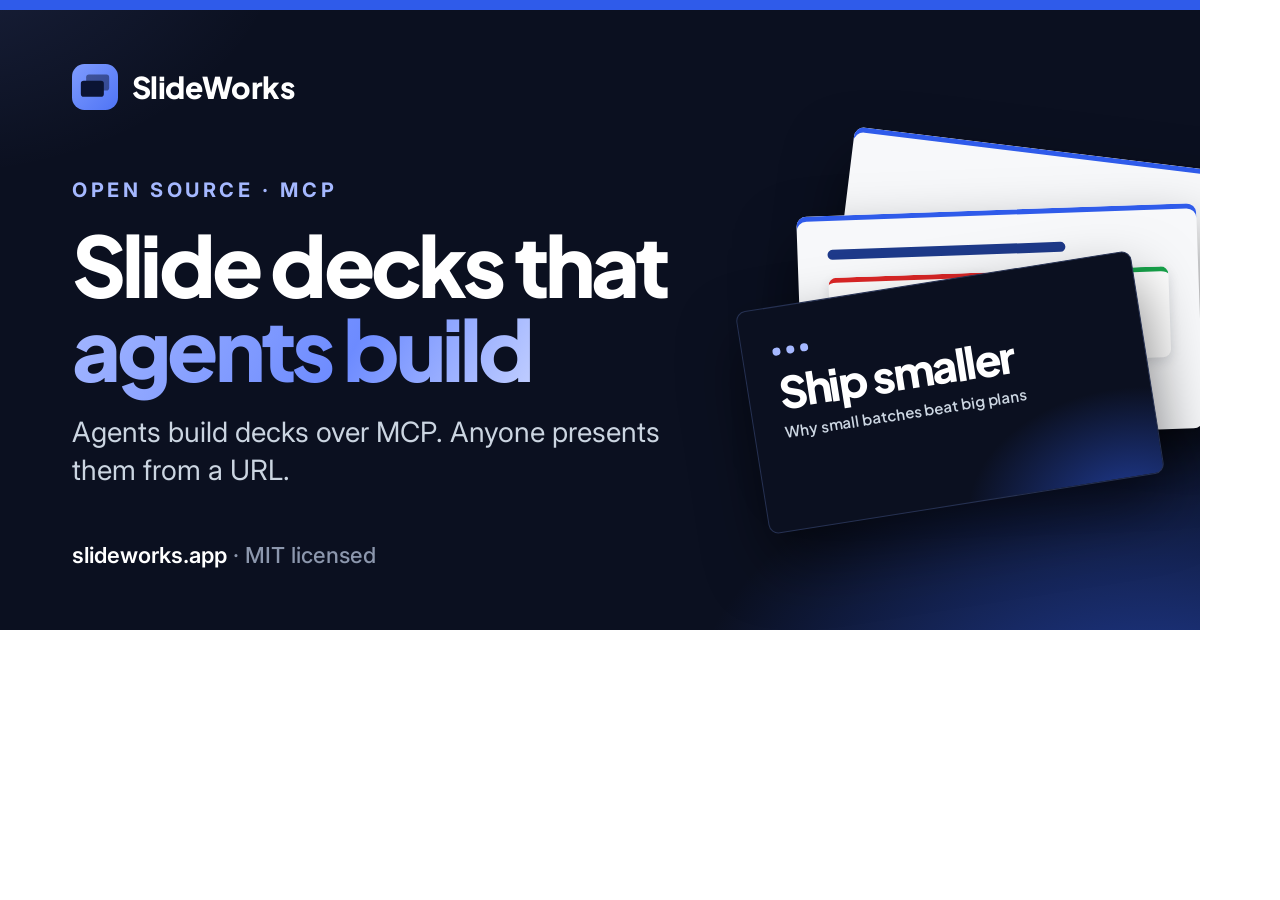
<file: design/social/og-card.html>
<!doctype html>
<html lang="en">
<head>
<meta charset="utf-8">
<title>SlideWorks social card</title>
<!-- The 1200x630 social card for slideworks.app. Screenshot this page at 1200x630 to make site/og-image.png.
     Styled after the SW-2 share card: a dark slide with the palette glow, accent bar and mini slide stack. -->
<link rel="stylesheet" href="https://fonts.googleapis.com/css2?family=Inter:wght@400;500;600;700&family=Plus+Jakarta+Sans:wght@700;800&display=swap">
<style>
  html, body { margin: 0; }
  .card {
    width: 1200px; height: 630px; box-sizing: border-box; padding: 64px 72px; position: relative; overflow: hidden;
    display: flex; flex-direction: column; color: #fff; font-family: Inter, sans-serif;
    background: radial-gradient(760px 520px at 96% 118%, rgba(47, 91, 234, .62), transparent 62%), radial-gradient(600px 420px at -6% -12%, rgba(125, 150, 255, .14), transparent 60%), #0b1020;
  }
  .card::before { content: ""; position: absolute; left: 0; right: 0; top: 0; height: 10px; background: #2f5bea; }
  .brand { display: flex; align-items: center; gap: 14px; font: 800 30px/1 "Plus Jakarta Sans", sans-serif; letter-spacing: -.02em; }
  .brand svg { width: 46px; height: 46px; }
  .k { margin-top: 70px; font: 700 20px/1 Inter, sans-serif; letter-spacing: .18em; text-transform: uppercase; color: #a5b8ff; }
  h1 { margin: 22px 0 0; font: 800 84px/1 "Plus Jakarta Sans", sans-serif; letter-spacing: -.045em; max-width: 720px; }
  h1 em { font-style: normal; background: linear-gradient(120deg, #a5b8ff, #6d8bff 60%, #c3d0ff); -webkit-background-clip: text; background-clip: text; color: transparent; }
  p { margin: 24px 0 0; font: 400 28px/1.35 Inter, sans-serif; color: #cbd5e1; max-width: 640px; }
  .ft { margin-top: auto; font: 500 22px/1 Inter, sans-serif; color: #8c97ad; }
  .ft b { color: #fff; font-weight: 600; }
  .stack { position: absolute; right: -40px; top: 150px; width: 470px; height: 330px; }
  .sl { position: absolute; width: 400px; aspect-ratio: 16 / 9; border-radius: 10px; box-shadow: 0 30px 60px rgba(0, 0, 0, .5); overflow: hidden; }
  .sl.a { right: 0; top: 0; transform: rotate(7deg); background: #f7f8fa; box-shadow: 0 30px 60px rgba(0, 0, 0, .5), inset 0 5px 0 #2f5bea; }
  .sl.b { right: 40px; top: 60px; transform: rotate(-2deg); background: #f7f8fa; box-shadow: 0 30px 60px rgba(0, 0, 0, .5), inset 0 5px 0 #2f5bea; padding: 34px 30px; box-sizing: border-box; }
  .sl.c { right: 90px; top: 130px; transform: rotate(-9deg); background: radial-gradient(260px 180px at 90% 110%, rgba(47, 91, 234, .55), transparent 62%), #0b1020; border: 1px solid #263152; padding: 40px 30px; box-sizing: border-box; }
  .sl.b i { display: block; height: 10px; border-radius: 5px; background: #1e3a8a; width: 70%; margin-bottom: 18px; }
  .sl.b .row { display: grid; grid-template-columns: 1fr 1fr; gap: 12px; }
  .sl.b .row span { height: 86px; border-radius: 8px; background: #fff; box-shadow: 0 4px 12px rgba(15, 23, 42, .12); border-top: 5px solid #dc2626; }
  .sl.b .row span + span { border-top-color: #16a34a; }
  .sl.c .dots { display: flex; gap: 6px; margin-bottom: 14px; }
  .sl.c .dots i { width: 8px; height: 8px; border-radius: 50%; background: #a5b8ff; }
  .sl.c b { display: block; font: 800 44px/1 "Plus Jakarta Sans", sans-serif; letter-spacing: -.04em; }
  .sl.c small { display: block; margin-top: 10px; font: 600 15px/1.2 "Plus Jakarta Sans", sans-serif; color: #cbd5e1; }
</style>
</head>
<body>
<div class="card">
  <div class="brand">
    <svg viewBox="0 0 26 26" aria-hidden="true"><defs><linearGradient id="g" x1="0" y1="0" x2="1" y2="1"><stop offset="0" stop-color="#7f9cff"/><stop offset="1" stop-color="#4f74f5"/></linearGradient></defs><rect width="26" height="26" rx="7" fill="url(#g)"/><rect x="8" y="6" width="13" height="9" rx="1.6" fill="#0b1433" opacity=".5"/><rect x="5" y="9.5" width="13" height="9" rx="1.6" fill="#0b1433"/></svg>
    SlideWorks
  </div>
  <div class="k">Open source · MCP</div>
  <h1>Slide decks that <em>agents build</em></h1>
  <p>Agents build decks over MCP. Anyone presents them from a URL.</p>
  <div class="ft"><b>slideworks.app</b> · MIT licensed</div>
  <div class="stack" aria-hidden="true">
    <div class="sl a"></div>
    <div class="sl b"><i></i><div class="row"><span></span><span></span></div></div>
    <div class="sl c"><div class="dots"><i></i><i></i><i></i></div><b>Ship smaller</b><small>Why small batches beat big plans</small></div>
  </div>
</div>
</body>
</html>
</file>
<file: site/tokens.css>
/* SlideWorks design tokens for the website. Cobalt palette from SW-1 D4 / SW-2 D2.
   Placeholder until SW-2 ships the real palette files; keep in sync with design/tokens/tokens.css. */
:root {
  --color-bg: #f4f5f7;
  --color-surface: #ffffff;
  --color-surface-2: #eceef3;
  --color-border: #dcdfe7;
  --color-text: #161b2e;
  --color-muted: #59607a;
  --color-accent: #2f5bea;
  --color-accent-fg: #ffffff;
  --color-accent-soft: #e6ecfd;
  --color-accent-deep: #1e3a8a;
  --grad-a: #2f5bea;
  --grad-b: #1e3a8a;
  --mark-fg: #ffffff;
  --color-ok: #18794e;
  --color-ok-soft: #e3f4ea;
  --color-bad: #c0362c;
  --color-bad-soft: #fbe7e5;
  --color-later: #6d4ae6;
  --color-later-soft: #efeafe;
  --shadow-lg: 0 1px 2px rgb(16 24 40 / .06), 0 12px 32px -12px rgb(16 24 40 / .22);
  --shadow-xl: 0 1px 2px rgb(16 24 40 / .06), 0 30px 70px -24px rgb(16 24 40 / .32);

  --font-sans: 'Inter', system-ui, -apple-system, 'Segoe UI', sans-serif;
  --font-display: 'Plus Jakarta Sans', 'Inter', system-ui, sans-serif;
  --font-mono: 'IBM Plex Mono', ui-monospace, 'Cascadia Code', 'SF Mono', Menlo, monospace;
  --radius: 12px;
  --radius-sm: 8px;
  color-scheme: light;
}
@media (prefers-color-scheme: dark) {
  :root:not([data-theme="light"]) {
    --color-bg: #0f1424;
    --color-surface: #171d31;
    --color-surface-2: #20283f;
    --color-border: #2c3552;
    --color-text: #eef1fa;
    --color-muted: #a3abc6;
    --color-accent: #7f9cff;
    --color-accent-fg: #0b1433;
    --color-accent-soft: #1d2a5c;
    --color-accent-deep: #c3d0ff;
    --grad-a: #7f9cff;
    --grad-b: #4f74f5;
    --mark-fg: #0b1433;
    --color-ok: #4ade80;
    --color-ok-soft: #10301d;
    --color-bad: #f87171;
    --color-bad-soft: #3b1518;
    --color-later: #c4b5fd;
    --color-later-soft: #2a2152;
    --shadow-lg: 0 1px 2px rgb(0 0 0 / .3), 0 14px 36px -12px rgb(0 0 0 / .6);
    --shadow-xl: 0 1px 2px rgb(0 0 0 / .3), 0 30px 70px -24px rgb(0 0 0 / .7);
    color-scheme: dark;
  }
}
:root[data-theme="dark"] {
  --color-bg: #0f1424;
  --color-surface: #171d31;
  --color-surface-2: #20283f;
  --color-border: #2c3552;
  --color-text: #eef1fa;
  --color-muted: #a3abc6;
  --color-accent: #7f9cff;
  --color-accent-fg: #0b1433;
  --color-accent-soft: #1d2a5c;
  --color-accent-deep: #c3d0ff;
  --grad-a: #7f9cff;
  --grad-b: #4f74f5;
  --mark-fg: #0b1433;
  --color-ok: #4ade80;
  --color-ok-soft: #10301d;
  --color-bad: #f87171;
  --color-bad-soft: #3b1518;
  --color-later: #c4b5fd;
  --color-later-soft: #2a2152;
  --shadow-lg: 0 1px 2px rgb(0 0 0 / .3), 0 14px 36px -12px rgb(0 0 0 / .6);
  --shadow-xl: 0 1px 2px rgb(0 0 0 / .3), 0 30px 70px -24px rgb(0 0 0 / .7);
  color-scheme: dark;
}
</file>
<file: site/slides.css>
/* SlideWorks slide engine for the landing page.
   Ported from the SW-2 design mockups (slide-works/slideworks design/sw-2-templates-palettes):
   every colour reads a --t-* palette token, and type and shape read template tokens.
   Canvas 1920x1080, scaled to fit its .frame by site.js. */

/* ---------- frames ---------- */
.frame { position: relative; width: 100%; aspect-ratio: 16 / 9; overflow: hidden; background: #0b1020; contain: layout paint; }
.frame > .sw { position: absolute; left: 0; top: 0; transform: scale(var(--s, .1)); transform-origin: 0 0; }

/* ---------- template: SlideWorks type and shape ---------- */
.sw {
  --t-head: "Plus Jakarta Sans", "Inter", system-ui, sans-serif;
  --t-body: "Inter", system-ui, sans-serif;
  --t-head-w: 800; --t-head-track: -.025em; --t-radius: 16px;
  --t-lift: 0 1px 2px rgba(15, 23, 42, .06), 0 14px 36px rgba(15, 23, 42, .09);

  /* palette: Cobalt (default) */
  --t-paper: #f7f8fa; --t-card: #ffffff; --t-tint: #eef1f6; --t-grid: #e3e6ec; --t-ink: #111827; --t-muted: #5b6474;
  --t-acc: #2f5bea; --t-acc-ink: #1e3a8a; --t-acc-soft: #e4eafd; --t-acc-glow: #a5b8ff; --t-acc-past: #b9c8f8; --t-on-acc: #ffffff;
  --t-ok: #16a34a; --t-ok-soft: #dcfce7; --t-ok-ink: #166534; --t-bad: #dc2626; --t-bad-soft: #fee2e2; --t-bad-ink: #991b1b;
  --t-warn: #ea580c; --t-warn-soft: #ffedd5; --t-warn-ink: #9a3412;
  --t-dd: #c2410c; --t-dd-soft: #ffedd5; --t-dd-glow: #fdba74; --t-on-dd: #ffffff;
  --t-night: #0b1020; --t-night-ink: #ffffff; --t-night-2: #cbd5e1; --t-night-muted: #8c97ad; --t-night-line: #334155;
  --t-glow: 47, 91, 234; --t-num-1: #c3d0ff; --t-num-2: #5b7cff; --t-stamp: #fcd34d;
  --t-p-acc: #2f5bea; --t-p-acc-ink: #ffffff; --t-p-ok: #15803d; --t-p-ok-ink: #ffffff; --t-p-bad: #b91c1c; --t-p-bad-ink: #ffffff; --t-p-inv: #0b1020; --t-p-inv-ink: #ffffff;
}
[data-pal="ember"] .sw {
  --t-paper: #faf7f2; --t-card: #ffffff; --t-tint: #f3ede4; --t-grid: #e9e1d6; --t-ink: #1c1917; --t-muted: #6b6058;
  --t-acc: #c2410c; --t-acc-ink: #7c2d12; --t-acc-soft: #fdebdd; --t-acc-glow: #fdba74; --t-acc-past: #f3c3a0; --t-on-acc: #ffffff;
  --t-ok: #15803d; --t-bad: #b91c1c; --t-warn: #b45309; --t-warn-soft: #fef3c7; --t-warn-ink: #92400e;
  --t-dd: #6d28d9; --t-dd-soft: #ede9fe; --t-dd-glow: #c4b5fd;
  --t-night: #1c1412; --t-night-2: #e7dcd3; --t-night-muted: #a8998d; --t-night-line: #4a3b33;
  --t-glow: 194, 65, 12; --t-num-1: #fed7aa; --t-num-2: #ea580c;
  --t-p-acc: #c2410c; --t-p-ok: #166534; --t-p-bad: #991b1b; --t-p-inv: #1c1412;
}
[data-pal="plum"] .sw {
  --t-paper: #f8f7fb; --t-card: #ffffff; --t-tint: #efecf6; --t-grid: #e5e1ee; --t-ink: #17132a; --t-muted: #5f5a72;
  --t-acc: #6d28d9; --t-acc-ink: #4c1d95; --t-acc-soft: #ede9fe; --t-acc-glow: #c4b5fd; --t-acc-past: #d4c6fb;
  --t-ok: #15803d; --t-bad: #b91c1c;
  --t-night: #120d22; --t-night-2: #d9d3ea; --t-night-muted: #9a92b3; --t-night-line: #3a3252;
  --t-glow: 124, 58, 237; --t-num-1: #ddd6fe; --t-num-2: #8b5cf6;
  --t-p-acc: #6d28d9; --t-p-inv: #120d22;
}
[data-pal="midnight"] .sw {
  --t-lift: inset 0 0 0 1px rgba(255, 255, 255, .05), 0 14px 36px rgba(0, 0, 0, .35);
  --t-paper: #0e1424; --t-card: #161e33; --t-tint: #1e2740; --t-grid: #2a3450; --t-ink: #e8ecf5; --t-muted: #9aa4b8;
  --t-acc: #7b95ff; --t-acc-ink: #c3d0ff; --t-acc-soft: #1f2a52; --t-acc-glow: #a5b8ff; --t-acc-past: #3b4a85; --t-on-acc: #0b1020;
  --t-ok: #4ade80; --t-ok-soft: #10301d; --t-ok-ink: #86efac; --t-bad: #f87171; --t-bad-soft: #3b1518; --t-bad-ink: #fca5a5;
  --t-warn: #fb923c; --t-warn-soft: #3a2412; --t-warn-ink: #fdba74;
  --t-dd: #fb923c; --t-dd-soft: #3a2412; --t-dd-glow: #fdba74; --t-on-dd: #1c0d02;
  --t-night: #05070d; --t-glow: 91, 124, 255;
  --t-p-acc: #c3d0ff; --t-p-acc-ink: #0b1020; --t-p-ok: #86efac; --t-p-ok-ink: #052e16; --t-p-bad: #fca5a5; --t-p-bad-ink: #450a0a; --t-p-inv: #f1f5f9; --t-p-inv-ink: #0b1020;
}

/* ---------- the slide ---------- */
.sw {
  width: 1920px; height: 1080px; box-sizing: border-box; padding: 150px 120px 120px;
  display: flex; flex-direction: column; background: var(--t-paper); color: var(--t-ink);
  font-family: var(--t-body); overflow: hidden; position: relative; text-align: left;
  line-height: 1.4; letter-spacing: 0;
}
.sw * { box-sizing: border-box; }
.sw h1, .sw h2, .sw h3, .sw h4 { font-family: var(--t-head); }
.sw::before { content: ""; position: absolute; left: 0; right: 0; top: 0; height: 8px; background: var(--t-acc); z-index: 3; }
.sw.dd::before { background: var(--t-dd); height: 12px; }
.sw.dark { color: var(--t-night-ink); background: radial-gradient(1100px 700px at 88% 112%, rgba(var(--t-glow), .45), transparent 62%), radial-gradient(900px 600px at -5% -10%, rgba(var(--t-glow), .12), transparent 60%), var(--t-night); }
.sw.dark::before { display: none; }
.sw .snav { position: absolute; top: 40px; left: 120px; right: 120px; display: flex; gap: 8px; }
.sw .snav span { flex: 1; padding-top: 12px; border-top: 4px solid var(--t-grid); font: 700 14px/1 var(--t-body); letter-spacing: .14em; text-transform: uppercase; color: var(--t-muted); opacity: .8; }
.sw .snav span.past { border-top-color: var(--t-acc-past); }
.sw .snav span.on { border-top-color: var(--t-acc); color: var(--t-acc-ink); opacity: 1; }
.sw .sfoot { position: absolute; left: 120px; right: 120px; bottom: 40px; height: 30px; display: flex; justify-content: space-between; align-items: center; font: 500 17px/1 var(--t-body); color: var(--t-muted); }
.sw .sfoot b { color: var(--t-acc-ink); }
.sw.dark .sfoot { color: var(--t-night-muted); }
.sw.dark .sfoot b { color: var(--t-night-ink); }
.sw .sprog { position: absolute; left: 0; bottom: 0; height: 6px; background: var(--t-acc); }
.sw.dark .sprog { background: var(--t-acc-glow); opacity: .7; }
.sw .kicker { display: flex; align-items: center; gap: 16px; font: 700 20px/1 var(--t-body); letter-spacing: .18em; text-transform: uppercase; color: var(--t-acc); margin: 0 0 22px; }
.sw.dd .kicker { color: var(--t-dd); }
.sw.dark .kicker { color: var(--t-acc-glow); }
.sw .dd-pill { display: inline-flex; align-items: center; gap: 10px; padding: 9px 15px; border-radius: 999px; background: var(--t-dd); color: var(--t-on-dd); font: 800 15px/1 var(--t-body); letter-spacing: .16em; }
.sw .dd-pill::before { content: ""; width: 9px; height: 9px; border-radius: 50%; background: currentColor; }
.sw .h { font: var(--t-head-w) 64px/1.1 var(--t-head); letter-spacing: var(--t-head-track); margin: 0; max-width: 1560px; text-wrap: balance; }
.sw .h em { font-style: normal; color: var(--t-acc); }
.sw.dd .h em { color: var(--t-dd); }
.sw .bd { flex: 1; min-height: 0; margin-top: 46px; display: flex; flex-direction: column; }
.sw .src { font: 400 19px/1.4 var(--t-body); color: var(--t-muted); margin-top: auto; }
.sw .f { transition: opacity .45s ease, transform .5s ease; }
.stepped .sw .f:not(.on) { opacity: 0; transform: translateY(16px); }
.stamp { position: absolute; right: 120px; top: 70px; font: 700 17px/1 var(--t-body); letter-spacing: .16em; text-transform: uppercase; color: var(--t-stamp); border: 2px solid var(--t-stamp); border-radius: 999px; padding: 10px 18px; }

/* the site styles icons small; slides size their own svgs */
.frame .sw svg { width: 100%; height: auto; flex: none; }
.frame .sw .chart svg { height: 100%; }

/* title */
.sw.title { justify-content: center; padding-left: 160px; }
.sw.title .dots { display: flex; gap: 14px; margin-bottom: 44px; }
.sw.title .dots i { width: 18px; height: 18px; border-radius: 50%; background: var(--t-acc-glow); opacity: .9; }
.sw.title .dots i:nth-child(2) { opacity: .6; } .sw.title .dots i:nth-child(3) { opacity: .35; }
.sw.title h1 { font: var(--t-head-w) 168px/.98 var(--t-head); letter-spacing: calc(var(--t-head-track) * 1.6); margin: 0; }
.sw.title .t-sub { font: 600 52px/1.15 var(--t-head); margin: 34px 0 0; max-width: 1500px; letter-spacing: -.01em; }
.sw.title .t-tag { font: 400 34px/1.3 var(--t-body); font-style: italic; color: var(--t-acc-glow); margin: 30px 0 0; }
.sw.title .byline { margin-top: 76px; font: 500 28px/1 var(--t-body); color: var(--t-night-2); display: flex; gap: 22px; align-items: center; }
.sw.title .byline i { width: 2px; height: 30px; background: var(--t-night-line); }

/* divider + journey + deep-dive list */
.sw.divider { justify-content: center; padding-left: 160px; }
.sw.divider .num { font: 800 240px/.9 var(--t-head); letter-spacing: -.05em; background: linear-gradient(180deg, var(--t-num-1), var(--t-num-2)); -webkit-background-clip: text; background-clip: text; color: transparent; }
.sw.divider h2 { font: var(--t-head-w) 104px/1.04 var(--t-head); letter-spacing: calc(var(--t-head-track) * 1.4); margin: 36px 0 0; max-width: 1300px; }
.sw.divider .sub { font: 400 40px/1.3 var(--t-body); color: var(--t-night-2); margin: 24px 0 0; }
.sw .journey { position: relative; display: grid; grid-template-columns: repeat(4, 1fr); margin-top: 64px; width: 1500px; }
.sw .journey::before { content: ""; position: absolute; left: 11px; right: 0; top: 11px; height: 2px; background: var(--t-night-line); }
.sw .journey div { position: relative; padding-top: 44px; }
.sw .journey div::before { content: ""; position: absolute; left: 0; top: 0; width: 20px; height: 20px; border-radius: 50%; border: 2px solid var(--t-night-muted); background: var(--t-night); }
.sw .journey div.past::before { background: var(--t-acc-glow); border-color: var(--t-acc-glow); }
.sw .journey div.on::before { background: var(--t-num-1); border-color: var(--t-num-1); box-shadow: 0 0 0 8px rgba(var(--t-glow), .3); }
.sw .journey b { display: block; font: 700 18px/1 var(--t-body); letter-spacing: .14em; text-transform: uppercase; color: var(--t-night-2); }
.sw .journey span { display: block; margin-top: 12px; font: 400 18px/1 var(--t-body); color: var(--t-night-muted); }
.sw .journey .on span { color: var(--t-acc-glow); }
.sw .dd-list { margin-top: 50px; display: flex; gap: 14px; flex-wrap: wrap; align-items: center; font: 700 17px/1 var(--t-body); letter-spacing: .14em; text-transform: uppercase; color: var(--t-night-muted); }
.sw .dd-list span { padding: 11px 18px; border-radius: 999px; border: 2px solid var(--t-dd); color: var(--t-dd-glow); }

/* bullets */
.sw ul.bl { list-style: none; margin: 0; padding: 0; display: grid; gap: 30px; max-width: 1500px; }
.sw ul.bl li { position: relative; padding-left: 52px; font: 400 36px/1.35 var(--t-body); }
.sw ul.bl li::before { content: ""; position: absolute; left: 0; top: 16px; width: 18px; height: 18px; border-radius: 4px; background: var(--t-acc); }
.sw ul.bl li b { font-weight: 700; color: var(--t-acc-ink); }

/* big number */
.sw .bign { display: grid; grid-template-columns: 820px 1fr; gap: 80px; align-items: center; flex: 1; }
.sw .bign .n { font: 800 300px/.9 var(--t-head); letter-spacing: -.06em; color: var(--t-acc); }
.sw .bign .n small { font-size: 110px; letter-spacing: -.03em; color: var(--t-acc-ink); }
.sw .bign p { font: 500 40px/1.3 var(--t-head); margin: 0; }
.sw .bign p + p { font: 400 28px/1.45 var(--t-body); color: var(--t-muted); margin-top: 26px; }

/* gantt */
.sw .gantt { display: grid; grid-template-columns: 360px repeat(6, 1fr); row-gap: 40px; column-gap: 8px; align-items: center; }
.sw .gantt .hd { font: 700 17px/1 var(--t-body); letter-spacing: .14em; text-transform: uppercase; color: var(--t-muted); padding-bottom: 6px; border-bottom: 2px solid var(--t-grid); }
.sw .gantt .lab { font: 600 28px/1.2 var(--t-body); }
.sw .gantt .bar { height: 76px; border-radius: calc(var(--t-radius) * .75); display: flex; align-items: center; padding: 0 22px; font: 800 17px/1 var(--t-body); letter-spacing: .14em; text-transform: uppercase; color: var(--t-on-acc); }
.sw .gantt .bar.done { background: var(--t-acc); }
.sw .gantt .bar.slip { background: repeating-linear-gradient(135deg, var(--t-warn) 0 18px, color-mix(in srgb, var(--t-warn) 78%, var(--t-paper)) 18px 36px); color: #fff; }
.sw .gantt .bar.stop { background: var(--t-card); color: var(--t-bad); box-shadow: inset 0 0 0 3px var(--t-bad); }
.sw .gantt .ship { grid-column: 7; justify-self: center; font: 800 17px/1 var(--t-body); letter-spacing: .14em; color: var(--t-ok); }

/* quote */
.sw .quote { margin: auto 0; padding-left: 48px; border-left: 8px solid var(--t-acc); font: 700 62px/1.22 var(--t-head); letter-spacing: var(--t-head-track); max-width: 1480px; }
.sw .quote cite { display: block; margin-top: 34px; font: 400 28px/1.3 var(--t-body); font-style: normal; color: var(--t-muted); letter-spacing: 0; }

/* practice */
.sw .practice { display: grid; grid-template-columns: 1.15fr 1fr; gap: 48px; }
.sw .col-h { display: flex; align-items: center; gap: 12px; font: 700 18px/1 var(--t-body); letter-spacing: .16em; text-transform: uppercase; color: var(--t-acc); margin-bottom: 16px; }
.sw .col-h::before { content: ""; width: 12px; height: 12px; border-radius: 50%; background: currentColor; }
.sw .col-h.ok { color: var(--t-ok); } .sw .col-h.bad { color: var(--t-bad); }
.sw .it { background: var(--t-card); border-radius: calc(var(--t-radius) * .75); box-shadow: var(--t-lift); padding: 22px 26px; font: 400 25px/1.4 var(--t-body); margin-bottom: 14px; }
.sw .it b { color: var(--t-acc-ink); font-weight: 600; }
.sw .it.ok { box-shadow: var(--t-lift), inset 6px 0 0 var(--t-ok); padding-left: 34px; }
.sw .it.bad { box-shadow: var(--t-lift), inset 6px 0 0 var(--t-bad); padding-left: 34px; }
.sw .callout { border-radius: calc(var(--t-radius) * .9); padding: 28px 36px; font: 700 28px/1.35 var(--t-head); background: var(--t-acc-soft); color: var(--t-acc-ink); }
.sw .callout.bad { background: var(--t-bad-soft); color: var(--t-ink); box-shadow: inset 6px 0 0 var(--t-bad); }

/* compare */
.sw .cmp { display: grid; grid-template-columns: 1fr 1fr; gap: 40px; flex: 1; }
.sw .panel { background: var(--t-card); border-radius: calc(var(--t-radius) * 1.1); box-shadow: var(--t-lift); padding: 44px 48px; border-top: 10px solid var(--t-bad); }
.sw .panel.good { border-top-color: var(--t-ok); }
.sw .panel .tag { font: 800 18px/1 var(--t-body); letter-spacing: .16em; text-transform: uppercase; color: var(--t-bad); }
.sw .panel.good .tag { color: var(--t-ok); }
.sw .panel h3 { font: var(--t-head-w) 44px/1.1 var(--t-head); letter-spacing: var(--t-head-track); margin: 18px 0 26px; }
.sw .panel ul { margin: 0; padding: 0 0 0 30px; display: grid; gap: 16px; font: 400 27px/1.4 var(--t-body); }

/* two-column + image */
.sw .two { display: grid; grid-template-columns: 1fr 1.05fr; gap: 64px; flex: 1; align-items: start; }
.sw .two ul.bl li { font-size: 30px; }
.sw figure { margin: 0; }
.sw figure .img { border-radius: var(--t-radius); overflow: hidden; box-shadow: var(--t-lift); background: #fff; }
.sw figure .img svg { display: block; }
.sw figcaption { margin-top: 16px; font: 400 20px/1.3 var(--t-body); color: var(--t-muted); }
.sw figcaption code { font: 500 19px/1 ui-monospace, monospace; }

/* table + badges */
.sw table.st { width: 100%; border-collapse: separate; border-spacing: 0; background: var(--t-card); border-radius: var(--t-radius); box-shadow: var(--t-lift); overflow: hidden; font: 400 27px/1.3 var(--t-body); color: var(--t-ink); }
.sw table.st th { text-align: left; font: 700 17px/1 var(--t-body); letter-spacing: .14em; text-transform: uppercase; color: var(--t-muted); padding: 22px 30px; background: var(--t-tint); }
.sw table.st td { padding: 22px 30px; border-top: 1px solid var(--t-grid); }
.sw table.st td.n { font-weight: 700; font-variant-numeric: tabular-nums; }
.sw table.st tr.hl td { background: var(--t-acc-soft); }
.sw .badge { display: inline-block; padding: 7px 14px; border-radius: 999px; font: 700 16px/1 var(--t-body); letter-spacing: .1em; text-transform: uppercase; }
.sw .badge.ok { background: var(--t-ok-soft); color: var(--t-ok-ink); } .sw .badge.bad { background: var(--t-bad-soft); color: var(--t-bad-ink); }
.sw .badge.warn { background: var(--t-warn-soft); color: var(--t-warn-ink); } .sw .badge.acc { background: var(--t-acc-soft); color: var(--t-acc-ink); }

/* chart */
.sw .chart { flex: 1; display: grid; grid-template-columns: 1fr 420px; gap: 60px; align-items: stretch; }
.sw .chart svg text { font-family: var(--t-body); }
.sw .chart .c-grid { stroke: var(--t-grid); } .sw .chart .c-lab { fill: var(--t-muted); }
.sw .chart .c-old { fill: var(--t-acc-past); } .sw .chart .c-new { fill: var(--t-acc); } .sw .chart .c-val { fill: var(--t-acc-ink); } .sw .chart .c-mark { stroke: var(--t-acc-ink); }
.sw .chart aside { align-self: center; }

/* numbered cards */
.sw .ncards { display: grid; grid-template-columns: repeat(4, 1fr); gap: 28px; flex: 1; align-content: start; }
.sw .ncard { background: var(--t-card); border-radius: var(--t-radius); box-shadow: var(--t-lift); padding: 34px 32px 38px; }
.sw .ncard .no { font: 800 64px/1 var(--t-head); color: var(--t-acc); }
.sw.dd .ncard .no { color: var(--t-dd); }
.sw .ncard h4 { margin: 22px 0 14px; font: 700 30px/1.2 var(--t-head); }
.sw .ncard p { margin: 0; font: 400 23px/1.4 var(--t-body); color: var(--t-muted); }

/* rules */
.sw .rules { display: grid; gap: 34px; }
.sw .rule { display: grid; grid-template-columns: 170px 1fr; align-items: center; }
.sw .rule .no { font: 800 150px/.85 var(--t-head); color: transparent; -webkit-text-stroke: 3px var(--t-acc); }
.sw .rule h4 { margin: 0; font: 700 42px/1.2 var(--t-head); letter-spacing: var(--t-head-track); }
.sw .rule p { margin: 10px 0 0; font: 400 26px/1.4 var(--t-body); color: var(--t-muted); }

/* cards + chips */
.sw .cards3 { display: grid; grid-template-columns: repeat(3, 1fr); gap: 32px; }
.sw .rcard { background: var(--t-card); border-radius: var(--t-radius); box-shadow: var(--t-lift); padding: 34px 36px; }
.sw .rcard h4 { margin: 18px 0 12px; font: 700 34px/1.15 var(--t-head); }
.sw .rcard p { margin: 0; font: 400 24px/1.4 var(--t-body); color: var(--t-muted); }
.sw .chips { display: flex; flex-wrap: wrap; gap: 10px; margin-top: 22px; }
.sw .chip { padding: 9px 16px; border-radius: 10px; background: var(--t-tint); font: 500 19px/1 var(--t-body); color: var(--t-ink); }

/* close */
.sw.close { justify-content: center; padding-left: 160px; }
.sw.close h2 { font: var(--t-head-w) 112px/1.04 var(--t-head); letter-spacing: calc(var(--t-head-track) * 1.4); margin: 0; max-width: 1400px; }
.sw.close .callout { margin-top: 60px; max-width: 1200px; background: rgba(var(--t-glow), .2); color: var(--t-night-ink); font-size: 36px; }
.sw.close .byline { margin-top: 70px; font: 500 28px/1 var(--t-body); color: var(--t-night-2); }

@media (prefers-reduced-motion: reduce) {
  .sw .f { transition: none; }
}

/* ---------- live-room layouts (SW-5 join, SW-6 poll) and SW-9 overlays ---------- */
.sw.join { flex-direction: row; align-items: center; gap: 120px; padding: 0 170px; }
.sw.join .jqr { width: 640px; height: 640px; flex: none; background: #fff; border-radius: 40px; padding: 52px; }
.sw.join p { margin: 0; }
.sw.join .jcode { font: 800 216px/1 var(--t-head); letter-spacing: -.03em; white-space: nowrap; }
.sw.join .jurl { font: 500 58px/1 "IBM Plex Mono", ui-monospace, monospace; color: var(--t-night-2); margin-top: 34px; }
.sw.join .jcount { display: flex; align-items: center; gap: 18px; margin-top: 44px; font: 700 40px/1 var(--t-body); color: #4ade80; }
.sw.join .jcount::before { content: ""; width: 18px; height: 18px; border-radius: 50%; background: currentColor; }

.sw .joinpill { position: absolute; right: 120px; top: 56px; padding: 14px 26px; border-radius: 999px; background: var(--t-night); color: var(--t-night-2); font: 500 22px/1 "IBM Plex Mono", ui-monospace, monospace; }
.sw .joinpill b { color: var(--t-night-ink); }
.sw .joinbar { position: absolute; right: 56px; bottom: 56px; z-index: 4; display: flex; align-items: center; gap: 22px; padding: 18px 30px 18px 18px; border-radius: 22px; background: var(--t-night); color: var(--t-night-ink); box-shadow: 0 20px 50px rgba(0, 0, 0, .3); }
.sw .joinbar .jbq { width: 112px; height: 112px; background: #fff; border-radius: 10px; padding: 9px; }
.sw .joinbar span { display: block; font: 500 22px/1 "IBM Plex Mono", ui-monospace, monospace; color: var(--t-night-2); }
.sw .joinbar b { display: block; margin-top: 12px; font: 800 40px/1 var(--t-head); letter-spacing: .01em; }

.sw.poll-slide .bd { margin-top: 70px; }
.sw.poll-slide .prows { display: grid; gap: 30px; }
.sw.poll-slide .prow { display: grid; grid-template-columns: 520px minmax(0, 1fr) 150px; gap: 44px; align-items: center; transition: opacity .4s ease; }
.sw.poll-slide .prow .l { font: 700 38px/1.2 var(--t-body); }
.sw.poll-slide .trk { height: 88px; border-radius: 14px; background: var(--t-tint); overflow: hidden; }
.sw.poll-slide .trk i { display: block; height: 100%; width: 0; border-radius: 14px; background: var(--t-acc); transition: width .6s cubic-bezier(.2, .8, .2, 1), background-color .4s ease; }
.sw.poll-slide .pct { font: 800 48px/1 var(--t-head); text-align: right; font-variant-numeric: tabular-nums; }
.sw.poll-slide .pfoot { margin-top: auto; display: flex; align-items: baseline; gap: 30px; font: 500 26px/1 var(--t-body); color: var(--t-muted); }
.sw.poll-slide .pfoot b { font: 800 42px/1 var(--t-head); color: var(--t-ink); margin-right: 6px; }
.sw.poll-slide .pstate { display: flex; align-items: center; gap: 12px; font-weight: 700; color: var(--t-ok); }
.sw.poll-slide .pstate::before { content: ""; width: 14px; height: 14px; border-radius: 50%; background: currentColor; }
.sw.poll-slide.closed .pstate { color: var(--t-ink); }
.sw.poll-slide.answer .prow:not(.right) { opacity: .45; }
.sw.poll-slide.answer .prow.right .trk i { background: var(--t-ok); }
.sw.poll-slide.answer .prow.right .l::before { content: "✓ "; color: var(--t-ok); }

.sw.asked::after { content: ""; position: absolute; inset: 0; z-index: 4; pointer-events: none; background: linear-gradient(rgba(11, 16, 32, 0) 25%, rgba(11, 16, 32, .4)); }
.sw .qcard { position: absolute; left: 120px; right: 120px; bottom: 96px; z-index: 5; padding: 40px 52px 48px; border-radius: 28px; background: var(--t-night); color: var(--t-night-ink); box-shadow: 0 30px 80px rgba(0, 0, 0, .4); }
.sw .qcard .qk { display: flex; align-items: center; gap: 22px; font: 700 20px/1 var(--t-body); letter-spacing: .16em; text-transform: uppercase; color: var(--t-acc-glow); }
.sw .qcard .qk .v { letter-spacing: 0; padding: 8px 14px; border-radius: 999px; background: rgba(255, 255, 255, .14); color: #fff; }
.sw .qcard .qk .who { margin-left: auto; letter-spacing: 0; text-transform: none; font-weight: 500; font-size: 24px; color: var(--t-night-2); }
.sw .qcard p { margin: 22px 0 0; font: 800 58px/1.12 var(--t-head); letter-spacing: -.02em; overflow-wrap: anywhere; }
.sw .rx { position: absolute; bottom: 110px; z-index: 6; font-size: 96px; line-height: 1; pointer-events: none; animation: rx-up 2.5s ease-out forwards; }
@keyframes rx-up { from { transform: translateY(0) scale(.6); opacity: 0; } 15% { transform: translateY(-120px) scale(1); opacity: 1; } 75% { opacity: 1; } to { transform: translateY(-820px) scale(1); opacity: 0; } }
.sw.join .kicker { font-size: 30px; margin-bottom: 30px; }

/* ---------- layouts added after the sample deck: statement, flow, bars, stack, levels, loop, links, video ---------- */
/* statement */
.sw.statement { justify-content: center; }
.sw.statement .st-h { margin: 0; max-width: 1680px; font: 800 210px/1 var(--t-head); letter-spacing: -.035em; }
.sw.statement .st-h em { font-style: normal; color: var(--t-acc); }
.sw.statement .st-sub { margin: 44px 0 0; max-width: 1680px; font: 600 56px/1.25 var(--t-head); color: var(--t-acc-ink); }

/* flow */
.sw .flow { display: grid; grid-template-columns: 1fr 64px 1fr 64px 1fr 64px 1fr; gap: 14px; align-items: stretch; }
.sw .fnode { position: relative; padding: 30px 30px 30px 38px; border-radius: calc(var(--t-radius) * .75); background: var(--t-card); box-shadow: var(--t-lift); overflow: hidden; }
.sw .fnode::before { content: ""; position: absolute; left: 0; top: 0; bottom: 0; width: 8px; background: var(--t-acc); }
.sw .fnode .fl { display: block; margin-bottom: 12px; font: 500 16px/1 var(--t-body); letter-spacing: .04em; text-transform: uppercase; opacity: .75; }
.sw .fnode b { display: block; font: 700 32px/1.2 var(--t-head); }
.sw .fnode p { margin: 12px 0 0; font: 400 24px/1.4 var(--t-body); }
.sw .fnode.fill { background: var(--t-acc); color: var(--t-on-acc); }
.sw .fnode.fill::before { background: transparent; }
.sw .farr { display: flex; align-items: center; justify-content: center; }
.frame .sw .farr svg { width: 64px; fill: none; stroke: var(--t-muted); stroke-width: 3; stroke-linecap: round; stroke-linejoin: round; }
.sw .fcap { margin: 34px 0 0; font: 400 24px/1.35 var(--t-body); color: var(--t-muted); }

/* bars */
.sw .blegend { display: flex; justify-content: flex-end; align-items: center; gap: 14px; height: 38px; font: 400 20px/1.3 var(--t-body); color: var(--t-muted); }
.sw .blegend i { width: 36px; height: 18px; border: 3px dashed var(--t-muted); border-radius: 6px; }
.sw .bars { display: grid; gap: 26px; margin-top: 10px; }
.sw .brow { display: grid; grid-template-columns: 400px 1248px; column-gap: 32px; align-items: center; min-height: 92px; }
.sw .brow b { display: block; font: 700 30px/1.2 var(--t-head); }
.sw .brow small { display: block; margin-top: 4px; font: 400 20px/1.3 var(--t-body); color: var(--t-muted); }
.sw .btrack { position: relative; height: 92px; }
.sw .bfill, .sw .bwas { position: absolute; left: 0; top: 0; height: 100%; border-radius: calc(var(--t-radius) * .75); }
.sw .bfill { background: var(--t-acc); }
.sw .bfill.warn { background: var(--t-warn); }
.sw .bwas { border: 3px dashed var(--t-muted); }
.sw .bend { position: absolute; top: 0; height: 100%; display: flex; align-items: baseline; gap: 14px; padding-top: 28px; white-space: nowrap; }
.sw .bend b { font: 800 30px/1.2 var(--t-head); }
.sw .bend small { margin: 0; font: 600 20px/1.2 var(--t-body); }
.sw .bars + .src { margin-top: 34px; }

/* stack */
.sw .stack { display: grid; grid-template-columns: 800px 820px; column-gap: 60px; align-items: start; }
.sw .spoints { list-style: none; margin: 0; padding: 0; display: grid; gap: 30px; }
.sw .spoints li { display: grid; grid-template-columns: 220px 1fr; column-gap: 34px; align-items: center; min-height: 76px; }
.sw .spoints b { font: 800 42px/1.05 var(--t-head); color: var(--t-acc-ink); }
.sw .spoints span { font: 400 30px/1.35 var(--t-body); }
.sw .sstack { display: flex; flex-direction: column; gap: 4px; height: 500px; }
.sw .sstack > div { display: flex; gap: 28px; align-items: stretch; min-height: 44px; }
.sw .sblk { flex: none; width: 300px; display: flex; align-items: center; padding-left: 22px; border-radius: 6px; background: var(--t-acc-past); color: var(--t-acc-ink); font: 800 26px/1 var(--t-head); }
.sw .sstack .w .sblk { background: var(--t-acc); color: var(--t-on-acc); }
.sw .sstack > div > span:last-child { align-self: center; font: 600 26px/1.25 var(--t-body); }
.sw .stot { margin: 14px 0 0; font: 700 30px/1.3 var(--t-head); }

/* levels */
.sw .lv { display: grid; grid-template-columns: 1144px 480px; column-gap: 56px; }
.sw .lv-main { display: flex; flex-direction: column; }
.sw .lv-main h3 { margin: 0 0 30px; font: 700 36px/1.2 var(--t-head); }
.sw .lv-main ul.bl li { font-size: 32px; }
.sw .lv-facts { margin-top: auto; display: grid; grid-template-columns: 1fr 1fr; gap: 20px; }
.sw .lv-facts div { padding: 22px 28px; border-radius: calc(var(--t-radius) * .75); background: var(--t-tint); }
.sw .lv-facts span { display: block; font: 500 20px/1.2 var(--t-body); color: var(--t-muted); }
.sw .lv-facts b { display: block; margin-top: 8px; font: 800 44px/1 var(--t-head); color: var(--t-acc-ink); }
.sw .lv-ladder { align-self: start; padding: 30px; border-radius: var(--t-radius); background: var(--t-card); box-shadow: var(--t-lift); }
.sw .lv-ladder p { margin: 0 0 20px; font: 700 18px/1 var(--t-body); letter-spacing: .14em; text-transform: uppercase; color: var(--t-muted); }
.sw .lv-ladder ol { list-style: none; margin: 0; padding: 0; display: grid; gap: 12px; }
.sw .lv-ladder li { padding: 20px 24px; border-radius: calc(var(--t-radius) * .6); border: 2px solid var(--t-grid); font: 700 30px/1.1 var(--t-head); color: var(--t-muted); }
.sw .lv-ladder li small { display: block; margin-top: 6px; font: 600 18px/1 var(--t-body); letter-spacing: .08em; text-transform: uppercase; }
.sw .lv-ladder li.next { border-style: dashed; border-color: var(--t-acc); color: var(--t-acc-ink); }
.sw .lv-ladder li.on { border-color: var(--t-acc); background: var(--t-acc); color: var(--t-on-acc); }
.sw .lv-ladder li.past { background: var(--t-tint); border-color: var(--t-tint); }

/* loop */
.sw .loop { position: relative; }
.frame .sw .loop svg { position: absolute; inset: 0; width: 100%; height: 100%; }
.sw .lp-ring { fill: none; stroke: var(--t-acc-past); stroke-width: 6; stroke-linecap: round; }
.sw .lp-head { fill: var(--t-acc-past); }
.sw .lp { position: absolute; width: 420px; transform: translate(-50%, -50%); padding: 26px 30px; border-radius: var(--t-radius); background: var(--t-card); box-shadow: var(--t-lift); text-align: center; }
.sw .lp b { display: block; font: 800 34px/1.1 var(--t-head); color: var(--t-acc); }
.sw .lp span { display: block; margin-top: 10px; font: 400 23px/1.35 var(--t-body); color: var(--t-muted); }

/* links */
.sw .lk { display: grid; grid-template-columns: 180px 1fr; grid-template-rows: auto auto; column-gap: 30px; align-items: center; padding: 30px 36px; border-radius: var(--t-radius); background: var(--t-card); box-shadow: var(--t-lift); }
.sw .lk-list { display: grid; gap: 22px; }
.sw .lk-k { grid-row: span 2; justify-self: start; padding: 10px 16px; border-radius: 999px; background: var(--t-acc-soft); color: var(--t-acc-ink); font: 700 18px/1 var(--t-body); letter-spacing: .1em; text-transform: uppercase; }
.sw .lk b { font: 700 34px/1.2 var(--t-head); }
.sw .lk small { margin-top: 6px; font: 500 22px/1.2 "IBM Plex Mono", ui-monospace, monospace; color: var(--t-acc); }
.sw .bd.lkx { display: grid; grid-template-columns: 1fr 340px; gap: 60px; align-items: start; }
.sw .lk-qr { display: grid; justify-items: center; gap: 18px; font: 500 22px/1.3 var(--t-body); color: var(--t-muted); }
.sw .lk-qr .jbq { width: 300px; height: 300px; padding: 22px; border-radius: 18px; background: #fff; box-shadow: var(--t-lift); }

/* video */
.sw .vd { align-items: center; }
.sw .vd-frame { position: relative; width: 1120px; aspect-ratio: 16 / 9; border-radius: var(--t-radius); overflow: hidden; box-shadow: var(--t-lift); background: radial-gradient(600px 400px at 30% 30%, rgba(var(--t-glow), .55), transparent 70%), linear-gradient(135deg, var(--t-night), #1b2340); }
.sw .vd-play { position: absolute; left: 50%; top: 50%; width: 150px; height: 104px; transform: translate(-50%, -50%); border-radius: 26px; background: #e11d48; display: grid; place-items: center; }
.frame .sw .vd-play svg { width: 58px; fill: #fff; }
.sw .vd-bar { position: absolute; left: 0; right: 0; bottom: 0; height: 8px; background: rgba(255, 255, 255, .25); }
.sw .vd-bar::after { content: ""; position: absolute; left: 0; top: 0; bottom: 0; width: 32%; background: #e11d48; }
.sw .vd-time { position: absolute; left: 26px; bottom: 28px; font: 600 22px/1 "IBM Plex Mono", ui-monospace, monospace; color: #fff; }
.sw .vd .src { margin-top: 24px; }

/* ---------- SW-8 word cloud and open-text wall ---------- */
.sw.wc-slide .bd { margin-top: 30px; }
.sw .wc-box { position: relative; flex: 1; }
.sw .wc-box span { position: absolute; transform: translate(-50%, -50%); font-family: var(--t-head); font-weight: 800; line-height: 1; letter-spacing: -.02em; white-space: nowrap; transition: font-size .5s cubic-bezier(.2, .8, .2, 1), left .5s ease, top .5s ease, opacity .4s ease; }
.sw .wc-box span.new { animation: wc-in .5s ease both; }
.sw .wc-box span.hid { opacity: 0; }
@keyframes wc-in { from { opacity: 0; transform: translate(-50%, -50%) scale(.4); } }
.sw .ot-wall { list-style: none; margin: 0; padding: 0; display: grid; gap: 18px; }
.sw .ot-wall li { display: grid; grid-template-columns: 72px minmax(0, 1fr); column-gap: 24px; align-items: center; padding: 18px 28px; border-radius: calc(var(--t-radius) * .75); background: var(--t-card); box-shadow: var(--t-lift); }
.sw .ot-wall b { font: 800 36px/1 var(--t-head); color: var(--t-acc-ink); font-variant-numeric: tabular-nums; }
.sw .ot-wall p { margin: 0; font: 600 32px/1.3 var(--t-body); }

/* ---------- a custom template: the made-up Northwind brand in the editor preview ---------- */
[data-brand] .sw {
  --t-radius: 6px;
  --t-paper: #f6f8f7; --t-tint: #e8efed; --t-grid: #dbe4e1; --t-ink: #0f1f1c; --t-muted: #4f625e;
  --t-night: #0c1f1c; --t-night-2: #cfe0dc; --t-night-muted: #8fa8a2; --t-night-line: #2a403b;
}
[data-brand="teal"] .sw { --t-acc: #0f766e; --t-acc-ink: #134e4a; --t-acc-soft: #ccfbf1; --t-acc-glow: #5eead4; --t-acc-past: #99d5cd; --t-glow: 15, 118, 110; --t-num-1: #99f6e4; --t-num-2: #14b8a6; }
[data-brand="forest"] .sw { --t-acc: #3f6212; --t-acc-ink: #365314; --t-acc-soft: #ecfccb; --t-acc-glow: #bef264; --t-acc-past: #c3d79a; --t-glow: 63, 98, 18; --t-num-1: #d9f99d; --t-num-2: #65a30d; }
[data-brand="crimson"] .sw { --t-acc: #b4233c; --t-acc-ink: #881337; --t-acc-soft: #ffe4e6; --t-acc-glow: #fda4af; --t-acc-past: #eeb0bb; --t-glow: 180, 35, 60; --t-num-1: #fecdd3; --t-num-2: #e11d48; }
[data-brand="sky"] .sw { --t-acc: #7dd3fc; --t-acc-ink: #0c4a6e; --t-acc-soft: #e0f2fe; --t-acc-glow: #bae6fd; --t-acc-past: #c4e8f8; --t-glow: 125, 211, 252; --t-num-1: #e0f2fe; --t-num-2: #38bdf8; }
[data-font="serif"] .sw { --t-head: "Fraunces", Georgia, serif; --t-head-w: 700; --t-head-track: -.01em; }
.sw .nw-mark { position: absolute; right: 120px; top: 64px; z-index: 4; display: flex; align-items: center; gap: 14px; font: 700 30px/1 var(--t-head); color: var(--t-acc-ink); }
.sw.dark .nw-mark { color: var(--t-night-ink); }
.sw .nw-mark i { width: 34px; height: 34px; border-radius: 8px; background: var(--t-acc); transform: rotate(45deg); }
.sw.dark .nw-mark i { background: var(--t-acc-glow); }
.sw .nw-mark ~ .snav { right: 420px; }
</file>
<file: site/site.css>
/* SlideWorks landing page. Colours and fonts come from tokens.css; slides come from slides.css.
   The presenter window and the phones are always dark, like the real ones, so they use fixed night colours. */
*, *::before, *::after { box-sizing: border-box; }
html { scroll-behavior: smooth; scroll-padding-top: 72px; }
body {
  margin: 0;
  background: var(--color-bg);
  color: var(--color-text);
  font: 400 16px/1.6 var(--font-sans);
  -webkit-font-smoothing: antialiased;
  overflow-x: hidden;
}
a { color: var(--color-accent); text-decoration: none; }
a:hover { text-decoration: underline; }
svg { width: 1.1em; height: 1.1em; flex: none; }
[hidden] { display: none !important; }
code, kbd, pre { font-family: var(--font-mono); }
code { font-size: .88em; }
button { font: inherit; color: inherit; }
:focus-visible { outline: 2px solid var(--color-accent); outline-offset: 2px; }

.wrap { max-width: 72rem; margin: 0 auto; padding-inline: clamp(16px, 4vw, 32px); }
.wrap.wide { max-width: 80rem; }
.skip { position: absolute; left: -999px; top: 8px; z-index: 50; background: var(--color-surface); padding: .5rem .9rem; border-radius: var(--radius-sm); }
.skip:focus { left: 8px; }

/* ---------- nav ---------- */
.nav {
  position: sticky; top: 0; z-index: 20;
  background: color-mix(in srgb, var(--color-bg) 82%, transparent);
  backdrop-filter: saturate(1.4) blur(12px); -webkit-backdrop-filter: saturate(1.4) blur(12px);
  border-bottom: 1px solid color-mix(in srgb, var(--color-border) 70%, transparent);
}
.nav .wrap { display: flex; align-items: center; gap: 1.25rem; height: 60px; max-width: 80rem; }
.brand { display: inline-flex; align-items: center; gap: .6rem; font: 700 1.05rem var(--font-display); color: var(--color-text); }
.brand:hover { text-decoration: none; }
.brand .mark { width: 26px; height: 26px; }
.brand.small { font-size: .95rem; }
.brand.small .mark { width: 20px; height: 20px; }
.nav-links { display: flex; gap: 1.1rem; font-size: .92rem; margin-left: .75rem; }
.nav-links a { color: var(--color-muted); }
.nav-links a:hover { color: var(--color-text); text-decoration: none; }
.nav-spacer { flex: 1; }
@media (max-width: 860px) { .nav-links { display: none; } }

.icon-btn {
  display: inline-grid; place-items: center; width: 36px; height: 36px;
  border: 1px solid var(--color-border); border-radius: var(--radius-sm);
  background: var(--color-surface); color: var(--color-muted); cursor: pointer;
}
.icon-btn:hover { color: var(--color-text); }
.icon-btn svg { width: 18px; height: 18px; }
.only-dark { display: none; }
:root[data-theme="dark"] .only-dark { display: block; }
:root[data-theme="dark"] .only-light { display: none; }
@media (prefers-color-scheme: dark) {
  :root:not([data-theme="light"]) .only-dark { display: block; }
  :root:not([data-theme="light"]) .only-light { display: none; }
}

/* ---------- buttons ---------- */
.btn {
  display: inline-flex; align-items: center; gap: .5rem;
  padding: .7rem 1.15rem; border-radius: var(--radius-sm);
  font: 600 .95rem var(--font-sans); border: 1px solid transparent; cursor: pointer;
  transition: transform .15s ease, box-shadow .2s ease, border-color .2s ease, filter .2s ease;
}
.btn:hover { text-decoration: none; transform: translateY(-1px); }
.btn-sm { padding: .45rem .8rem; font-size: .85rem; }
.btn-lg { padding: .85rem 1.35rem; font-size: 1rem; }
.btn-primary { background: var(--color-accent); color: var(--color-accent-fg); box-shadow: 0 8px 24px -10px color-mix(in srgb, var(--color-accent) 80%, transparent); }
.btn-primary:hover { filter: brightness(1.08); box-shadow: 0 12px 28px -10px color-mix(in srgb, var(--color-accent) 90%, transparent); }
.btn-ghost { background: var(--color-surface); color: var(--color-text); border-color: var(--color-border); }
.btn-ghost:hover { border-color: var(--color-accent); }

/* ---------- shared type ---------- */
h1, h2, h3 { font-family: var(--font-display); letter-spacing: -0.025em; line-height: 1.12; margin: 0; }
h1 { font-size: clamp(2.5rem, 6.4vw, 4.75rem); font-weight: 800; max-width: 17ch; margin-inline: auto; letter-spacing: -0.04em; line-height: 1.04; }
h2 { font-size: clamp(1.9rem, 4vw, 3rem); font-weight: 800; letter-spacing: -0.035em; }
h3 { font-size: 1.12rem; font-weight: 700; margin-bottom: .4rem; }
.grad {
  background: linear-gradient(120deg, var(--grad-a), var(--grad-b));
  -webkit-background-clip: text; background-clip: text; color: transparent;
}
:root[data-theme="dark"] .grad { background-image: linear-gradient(120deg, #a5b8ff, #6d8bff 55%, #c3d0ff); }
@media (prefers-color-scheme: dark) { :root:not([data-theme="light"]) .grad { background-image: linear-gradient(120deg, #a5b8ff, #6d8bff 55%, #c3d0ff); } }
.kick { margin: 0 0 .9rem; font-size: .8rem; font-weight: 700; letter-spacing: .12em; text-transform: uppercase; color: var(--color-accent); }
.sec-head { max-width: 50rem; margin-bottom: 2.5rem; }
.sec-lede { margin: 1.1rem 0 0; font-size: 1.08rem; color: var(--color-muted); max-width: 46rem; }

.pill { display: inline-flex; align-items: center; gap: .35rem; padding: .15rem .6rem; border-radius: 999px; font: 600 .75rem/1.5 var(--font-sans); white-space: nowrap; letter-spacing: 0; text-transform: none; }
.pill svg { width: .9em; height: .9em; }
.pill .d { width: 6px; height: 6px; border-radius: 50%; background: currentColor; }
.pill.acc { background: var(--color-accent-soft); color: var(--color-accent-deep); }
.pill.grey { background: var(--color-surface-2); color: var(--color-muted); }
.pill.ok { background: var(--color-ok-soft); color: var(--color-ok); }
.pill.later { background: var(--color-later-soft); color: var(--color-later); }

/* ---------- sections ---------- */
section { padding-block: clamp(4rem, 9vw, 6.5rem); position: relative; }
.band { background: var(--color-surface); border-block: 1px solid var(--color-border); }
.cards { display: grid; grid-template-columns: repeat(auto-fit, minmax(16rem, 1fr)); gap: 1.25rem; }
.card {
  padding: 1.5rem; border-radius: var(--radius);
  background: var(--color-surface); border: 1px solid var(--color-border);
  transition: transform .2s ease, box-shadow .2s ease, border-color .2s ease;
}
.card:hover { transform: translateY(-2px); box-shadow: var(--shadow-lg); border-color: color-mix(in srgb, var(--color-accent) 35%, var(--color-border)); }
.card > svg { width: 40px; height: 40px; padding: 9px; border-radius: 10px; color: var(--color-accent); background: var(--color-accent-soft); margin-bottom: 1rem; }
.card p { margin: 0; color: var(--color-muted); }
a.card { display: block; color: inherit; }
a.card:hover { text-decoration: none; }
a.card h3 { color: var(--color-text); }

/* ---------- browser + phone chrome ---------- */
.browser { border-radius: 14px; overflow: hidden; border: 1px solid var(--color-border); background: var(--color-surface); box-shadow: var(--shadow-lg); margin: 0; }
.browser-bar { display: flex; align-items: center; gap: 10px; padding: 10px 14px; background: var(--color-surface-2); border-bottom: 1px solid var(--color-border); min-width: 0; }
.dots { display: flex; gap: 6px; flex: none; }
.dots i { width: 10px; height: 10px; border-radius: 50%; background: color-mix(in srgb, var(--color-muted) 35%, transparent); display: block; }
.browser-bar .url { flex: 1; min-width: 0; background: var(--color-surface); border-radius: 7px; padding: 4px 10px; font: 400 12.5px/1.5 var(--font-mono); color: var(--color-muted); white-space: nowrap; overflow: hidden; text-overflow: ellipsis; }
.browser-bar .url b { color: var(--color-text); font-weight: 500; }
.browser-bar .url .hash { color: var(--color-accent); }

.phone { border-radius: 40px; padding: 10px; background: #11151d; box-shadow: 0 30px 60px -20px rgb(5 8 20 / .55), inset 0 0 0 2px #2a303b; }
.phone-screen { border-radius: 31px; overflow: hidden; background: #05070d; display: flex; flex-direction: column; position: relative; color: #e5e9f2; }

/* player controls (dark) */
.pctl { display: flex; align-items: center; gap: 10px; padding: 12px 16px; background: #05070d; color: #cbd5e1; font: 500 13px/1 var(--font-sans); }
.pctl button { all: unset; cursor: pointer; width: 34px; height: 34px; border-radius: 8px; display: grid; place-items: center; background: rgb(255 255 255 / .08); color: #e2e8f0; flex: none; }
.pctl button:hover { background: rgb(255 255 255 / .16); }
.pctl button:focus-visible { outline: 2px solid #93a8ff; }
.pctl svg { width: 16px; height: 16px; }
.pctl .count { font-family: var(--font-mono); min-width: 64px; text-align: center; font-size: 12.5px; }
.pctl .bar { flex: 1; min-width: 40px; height: 4px; border-radius: 2px; background: rgb(255 255 255 / .12); overflow: hidden; }
.pctl .bar i { display: block; height: 100%; background: #6d8bff; width: 0; transition: width .35s ease; }
.pctl .steps { display: flex; gap: 4px; }
.pctl .steps i { width: 6px; height: 6px; border-radius: 50%; background: rgb(255 255 255 / .2); }
.pctl .steps i.on { background: #a5b8ff; }
.pctl .auto .when-paused { display: none; }
.pctl .auto.paused .when-paused { display: block; }
.pctl .auto.paused .when-playing { display: none; }
@media (max-width: 560px) { .pctl .hide-sm, .pctl .steps { display: none; } }

/* ---------- hero ---------- */
.hero { padding-block: clamp(3rem, 8vw, 5.5rem) clamp(3rem, 7vw, 5rem); text-align: center; overflow: hidden; }
.hero-bg {
  position: absolute; inset: 0; z-index: -1; pointer-events: none;
  background:
    radial-gradient(60rem 30rem at 50% -8rem, color-mix(in srgb, var(--color-accent) 22%, transparent), transparent 70%),
    radial-gradient(40rem 26rem at 90% 70%, color-mix(in srgb, var(--grad-b) 16%, transparent), transparent 70%),
    radial-gradient(40rem 26rem at 5% 80%, color-mix(in srgb, var(--color-later) 10%, transparent), transparent 70%);
}
.hero-bg::after {
  content: ""; position: absolute; inset: 0;
  background-image: linear-gradient(var(--color-border) 1px, transparent 1px), linear-gradient(90deg, var(--color-border) 1px, transparent 1px);
  background-size: 56px 56px; opacity: .45;
  -webkit-mask-image: radial-gradient(ellipse 70% 55% at 50% 30%, #000 30%, transparent 75%);
          mask-image: radial-gradient(ellipse 70% 55% at 50% 30%, #000 30%, transparent 75%);
}
.eyebrow { display: inline-flex; align-items: center; gap: .55rem; margin: 0 0 1.4rem; padding: .35rem .85rem; border-radius: 999px; font-size: .8rem; font-weight: 600; letter-spacing: .08em; text-transform: uppercase; color: var(--color-accent-deep); background: color-mix(in srgb, var(--color-surface) 75%, transparent); border: 1px solid var(--color-border); }
.dot-live { width: 8px; height: 8px; border-radius: 50%; background: var(--color-ok); box-shadow: 0 0 0 0 var(--color-ok); animation: pulse 2.2s infinite; }
@keyframes pulse { 0% { box-shadow: 0 0 0 0 color-mix(in srgb, var(--color-ok) 60%, transparent); } 70% { box-shadow: 0 0 0 8px transparent; } 100% { box-shadow: 0 0 0 0 transparent; } }
.lede { max-width: 42rem; margin: 1.6rem auto 0; font-size: clamp(1.05rem, 1.6vw, 1.2rem); color: var(--color-muted); }
.cta { display: flex; flex-wrap: wrap; gap: .75rem; justify-content: center; margin-top: 2.1rem; }
.cta.left { justify-content: flex-start; }
.works-with { list-style: none; display: flex; flex-wrap: wrap; justify-content: center; gap: .4rem 1.4rem; margin: 2rem 0 0; padding: 0; font-size: .85rem; color: var(--color-muted); }
.works-with::before { content: "Works with any MCP client:"; color: var(--color-muted); opacity: .8; }
.works-with li { font-weight: 600; color: var(--color-text); opacity: .75; }

.stage { position: relative; margin: clamp(2.8rem, 6vw, 4.5rem) auto 0; max-width: 68rem; padding-right: clamp(0px, 11vw, 9.5rem); }
.stage::before { content: ""; position: absolute; inset: 8% 6% -4% 6%; background: radial-gradient(closest-side, color-mix(in srgb, var(--color-accent) 45%, transparent), transparent); filter: blur(40px); opacity: .55; z-index: -1; }
.player { border-color: color-mix(in srgb, var(--color-border) 60%, #0b1020); box-shadow: 0 50px 100px -30px rgb(12 20 50 / .45), 0 0 0 1px rgb(255 255 255 / .04); }
.player:focus-visible { outline: 3px solid var(--color-accent); outline-offset: 4px; }
.player-stage { background: #05070d; padding: clamp(8px, 1.6vw, 18px) clamp(8px, 1.6vw, 18px) 0; }
.player-stage .frame { border-radius: 3px; box-shadow: 0 10px 40px rgb(0 0 0 / .45); cursor: pointer; }
.hero-phone { position: absolute; right: 0; bottom: -2.5rem; width: clamp(150px, 17vw, 220px); transform: rotate(4deg); }
.hero-phone .phone-screen { aspect-ratio: 9 / 18.5; }
.phone-url { margin: 26px 10px 0; padding: 5px 8px; border-radius: 8px; background: #1b2130; color: #94a3b8; font: 400 9.5px/1.3 var(--font-mono); white-space: nowrap; overflow: hidden; text-overflow: ellipsis; text-align: left; }
.phone-canvas { flex: 1; display: flex; align-items: center; }
.phone-canvas .frame { width: 100%; }
.pctl.mini { padding: 10px 14px 20px; gap: 8px; background: transparent; }
.pctl.mini button { width: 26px; height: 26px; }
.pctl.mini .count { min-width: 40px; font-size: 10px; }
.stage-cap { margin: 1.2rem 0 0; font-size: .85rem; color: var(--color-muted); padding-top: .4rem; }
@media (max-width: 720px) {
  .stage { padding-right: 0; }
  .hero-phone { display: none; }
}

/* ---------- pillars ---------- */
.pillars { padding-block: 1rem clamp(3.5rem, 7vw, 5rem); }
.pillars .card { background: color-mix(in srgb, var(--color-surface) 92%, transparent); }

/* ---------- how ---------- */
.steps3 { list-style: none; margin: 0 0 2rem; padding: 0; display: grid; grid-template-columns: repeat(3, minmax(0, 1fr)); gap: 1rem; }
.steps3 li { display: flex; gap: .9rem; align-items: flex-start; padding: 1.1rem 1.2rem; border: 1px solid var(--color-border); border-radius: var(--radius); background: var(--color-bg); }
.steps3 .n { flex: none; width: 30px; height: 30px; border-radius: 50%; display: grid; place-items: center; background: var(--color-accent); color: var(--color-accent-fg); font: 700 .9rem var(--font-display); }
.steps3 b { display: block; font-family: var(--font-display); margin-bottom: .15rem; }
.steps3 span { color: var(--color-muted); font-size: .92rem; }
@media (max-width: 860px) { .steps3 { grid-template-columns: minmax(0, 1fr); } }

.session { display: grid; grid-template-columns: minmax(0, 1.05fr) minmax(0, 1fr); gap: 1.25rem; align-items: stretch; }
@media (max-width: 980px) { .session { grid-template-columns: minmax(0, 1fr); } }
.term { background: #0c111d; color: #d6deeb; border-radius: 14px; border: 1px solid #1d2638; box-shadow: var(--shadow-lg); display: flex; flex-direction: column; min-height: 30rem; overflow: hidden; }
.term-bar { display: flex; align-items: center; gap: 12px; padding: 10px 14px; border-bottom: 1px solid #1d2638; font: 500 12px/1 var(--font-mono); color: #7f8ba3; }
.term-bar .dots i { background: #2a3348; }
.term-replay { all: unset; margin-left: auto; display: inline-flex; align-items: center; gap: 6px; cursor: pointer; padding: 5px 9px; border-radius: 6px; color: #a5b8ff; font: 500 12px/1 var(--font-sans); }
.term-replay:hover { background: rgb(255 255 255 / .06); }
.term-replay:focus-visible { outline: 2px solid #93a8ff; }
.term-replay svg { width: 13px; height: 13px; }
.term pre { margin: 0; padding: 16px 18px; font: 400 12.5px/1.7 var(--font-mono); white-space: pre-wrap; word-break: break-word; overflow: auto; flex: 1; }
.term .c { color: #7f8ba3; }
.term .call { color: #a5b8ff; }
.term .ok { color: #7ee2a8; }
.term .err { color: #ff8a8a; }
.term .s { color: #f5c97a; }
.term .ln { display: block; animation: ln-in .25s ease both; }
.term .cursor { display: inline-block; width: 8px; height: 1.1em; vertical-align: -2px; background: #a5b8ff; animation: blink 1s steps(2) infinite; }
@keyframes ln-in { from { opacity: 0; transform: translateY(4px); } }
@keyframes blink { 50% { opacity: 0; } }

.session-side { display: flex; }
.deckpage { flex: 1; display: flex; flex-direction: column; }
.deckpage-body { padding: 14px; display: grid; gap: 12px; align-content: start; flex: 1; background: var(--color-bg); }
.deckpage-head { display: flex; align-items: center; gap: 8px; flex-wrap: wrap; font-family: var(--font-display); }
.deckpage-head b { margin-right: auto; font-size: 1rem; }
.dp-main { position: relative; }
.dp-frame { border-radius: 8px; border: 1px solid var(--color-border); background: var(--color-surface-2); }
.dp-frame > .sw { animation: slide-in .5s ease both; }
@keyframes slide-in { from { opacity: 0; } }
.dp-empty { position: absolute; inset: 0; display: grid; place-items: center; color: var(--color-muted); font-size: .85rem; padding: 1rem; text-align: center; }
.reject { position: absolute; left: 10px; right: 10px; bottom: 10px; display: flex; gap: 10px; align-items: flex-start; padding: 10px 12px; border-radius: 10px; background: var(--color-bad-soft); color: var(--color-bad); border: 1px solid color-mix(in srgb, var(--color-bad) 30%, transparent); box-shadow: var(--shadow-lg); font-size: .82rem; animation: shake .45s ease both; }
.reject svg { width: 18px; height: 18px; margin-top: 2px; }
.reject b { display: block; }
.reject span { color: var(--color-text); }
.reject code { font-size: .78rem; }
@keyframes shake { 0%, 100% { transform: none; } 20% { transform: translateX(-6px); } 40% { transform: translateX(5px); } 60% { transform: translateX(-3px); } 80% { transform: translateX(2px); } }
.dp-thumbs { display: grid; grid-template-columns: repeat(8, minmax(0, 1fr)); gap: 6px; }
.dp-thumbs .slot { aspect-ratio: 16 / 9; border-radius: 4px; border: 1px dashed var(--color-border); background: var(--color-surface); overflow: hidden; }
.dp-thumbs .slot .frame { animation: pop .35s ease both; }
@keyframes pop { from { transform: scale(.6); opacity: 0; } }
.dp-feed { list-style: none; margin: 0; padding: 0; display: grid; gap: 6px; font-size: .8rem; color: var(--color-muted); min-height: 4.6rem; }
.dp-feed li { display: flex; gap: 8px; align-items: center; animation: ln-in .25s ease both; }
.dp-feed .ag { display: inline-grid; place-items: center; width: 20px; height: 20px; border-radius: 6px; background: var(--color-later-soft); color: var(--color-later); font: 600 10px/1 var(--font-mono); flex: none; }
.dp-feed b { color: var(--color-text); font-weight: 600; }

.tools-more { display: flex; flex-wrap: wrap; gap: .4rem .6rem; align-items: center; margin: 2rem 0 0; padding-top: 1.5rem; border-top: 1px solid var(--color-border); color: var(--color-muted); font-size: .95rem; }
.tools-more svg { width: 20px; height: 20px; color: var(--color-accent); }
.tools-more a { font-weight: 600; }
.reject.warn { background: var(--color-later-soft); color: var(--color-later); border-color: color-mix(in srgb, var(--color-later) 30%, transparent); animation: ln-in .3s ease both; }

/* ---------- gallery ---------- */
.gallery { display: grid; grid-template-columns: repeat(4, minmax(0, 1fr)); gap: 1.1rem; }
@media (max-width: 1100px) { .gallery { grid-template-columns: repeat(3, minmax(0, 1fr)); } }
@media (max-width: 780px) { .gallery { grid-template-columns: repeat(2, minmax(0, 1fr)); } }
@media (max-width: 460px) { .gallery { grid-template-columns: minmax(0, 1fr); } }
.g-item { all: unset; display: flex; flex-direction: column; justify-content: flex-start; cursor: zoom-in; border-radius: 12px; padding: 8px; background: var(--color-surface); border: 1px solid var(--color-border); transition: transform .2s ease, box-shadow .2s ease, border-color .2s ease; }
.g-item:hover { transform: translateY(-3px); box-shadow: var(--shadow-lg); border-color: color-mix(in srgb, var(--color-accent) 40%, var(--color-border)); }
.g-item:focus-visible { outline: 2px solid var(--color-accent); outline-offset: 2px; }
.g-item .frame { border-radius: 6px; }
.g-h { display: flex; align-items: center; gap: .6rem; flex-wrap: wrap; margin: 2.5rem 0 1rem; font-size: 1.05rem; }
.g-meta { display: flex; gap: 6px; align-items: center; flex-wrap: wrap; padding: 9px 2px 2px; font-size: .78rem; }
.g-meta .no { font: 500 .72rem var(--font-mono); color: var(--color-muted); }
.g-meta code.layout { font-weight: 600; font-size: .78rem; color: var(--color-accent-deep); background: var(--color-accent-soft); padding: 1px 7px; border-radius: 5px; }
.g-meta .slot { font: 400 .7rem/1.6 var(--font-mono); color: var(--color-muted); background: var(--color-surface-2); padding: 0 6px; border-radius: 4px; }

/* lightbox */
.lightbox { width: min(96vw, 1200px); max-width: none; padding: 0; border: 0; background: transparent; overflow: visible; }
.lightbox::backdrop { background: rgb(5 8 18 / .82); backdrop-filter: blur(6px); }
.lb-frame .frame { border-radius: 8px; box-shadow: 0 40px 80px -20px rgb(0 0 0 / .6); }
.lb-meta { display: flex; align-items: center; gap: 10px; margin-top: 12px; color: #e5e9f2; }
.lb-meta button { all: unset; cursor: pointer; display: grid; place-items: center; width: 40px; height: 40px; border-radius: 10px; background: rgb(255 255 255 / .1); flex: none; }
.lb-meta button:hover { background: rgb(255 255 255 / .2); }
.lb-meta button:focus-visible { outline: 2px solid #93a8ff; }
.lb-cap { flex: 1; min-width: 0; display: flex; flex-wrap: wrap; gap: 6px; align-items: center; font-size: .85rem; }
.lb-cap code.layout { font-weight: 600; padding: 2px 8px; border-radius: 5px; background: #1f2a52; color: #c3d0ff; }
.lb-cap .slot { font: 400 .75rem/1.7 var(--font-mono); color: #a3abc6; background: rgb(255 255 255 / .07); padding: 0 6px; border-radius: 4px; }
.lb-cap .notes { flex-basis: 100%; color: #a3abc6; }

/* ---------- looks ---------- */
.pal-picker { display: grid; grid-template-columns: repeat(4, minmax(0, 1fr)); gap: .8rem; margin-bottom: 1.25rem; }
@media (max-width: 860px) { .pal-picker { grid-template-columns: repeat(2, minmax(0, 1fr)); } }
.pal-opt { position: relative; display: grid; gap: .3rem; padding: .9rem 1rem; border: 1px solid var(--color-border); border-radius: var(--radius); background: var(--color-bg); cursor: pointer; transition: border-color .2s, box-shadow .2s; }
.pal-opt:hover { border-color: color-mix(in srgb, var(--color-accent) 50%, var(--color-border)); }
.pal-opt:has(input:checked) { border-color: var(--color-accent); box-shadow: 0 0 0 1px var(--color-accent), var(--shadow-lg); }
.pal-opt:has(input:focus-visible) { outline: 2px solid var(--color-accent); outline-offset: 2px; }
.pal-opt input { position: absolute; opacity: 0; pointer-events: none; }
.pal-opt b { font-family: var(--font-display); }
.pal-opt > span:last-child { font-size: .82rem; color: var(--color-muted); line-height: 1.4; }
.sw4 { display: flex; gap: 4px; margin-bottom: .3rem; }
.sw4 i { width: 18px; height: 18px; border-radius: 5px; box-shadow: inset 0 0 0 1px rgb(0 0 0 / .12); }
.pal-stage { display: grid; grid-template-columns: minmax(0, 1.85fr) minmax(0, 1fr); gap: 1rem; padding: clamp(10px, 2vw, 18px); border-radius: calc(var(--radius) + 6px); background: var(--color-surface-2); border: 1px solid var(--color-border); }
.pal-stage .frame { border-radius: 8px; box-shadow: var(--shadow-lg); }
.ps-main { align-self: center; }
.ps-side { display: grid; gap: 1rem; align-content: center; }
@media (max-width: 760px) { .pal-stage { grid-template-columns: minmax(0, 1fr); } .ps-side { grid-template-columns: 1fr 1fr; } }
.pal-stage .sw { transition: background-color .4s ease, color .4s ease; }

.templates { display: grid; grid-template-columns: repeat(3, minmax(0, 1fr)); gap: 1rem; margin-top: 2rem; }
@media (max-width: 860px) { .templates { grid-template-columns: minmax(0, 1fr); } }
.tpl { padding: 1.25rem 1.3rem; border-radius: var(--radius); border: 1px solid var(--color-border); background: var(--color-bg); }
.tpl header { display: flex; align-items: baseline; gap: .5rem; flex-wrap: wrap; }
.tpl h3 { margin: 0; font-size: 1.2rem; }
.tpl header code { color: var(--color-accent); }
.tpl p { margin: .5rem 0 .8rem; color: var(--color-muted); font-size: .93rem; }
.tpl ol { margin: 0; padding-left: 1.2rem; display: grid; gap: .25rem; font-size: .9rem; }
.tpl ol li::marker { color: var(--color-accent); font-weight: 700; }
.aside-note { display: flex; gap: .6rem; align-items: center; margin: 1.5rem 0 0; color: var(--color-muted); font-size: .92rem; }
.aside-note svg { color: var(--color-later); width: 20px; height: 20px; }

/* ---------- template editor mock (follows the site theme) ---------- */
.ed-top { display: flex; align-items: center; gap: 10px; flex-wrap: wrap; padding: 12px 18px; background: var(--color-surface); border-bottom: 1px solid var(--color-border); font-size: 14px; }
.ed-top > b { font-family: var(--font-display); font-size: 1.05rem; }
.ed-top .sp { flex: 1; }
.abtn.off { opacity: .5; cursor: not-allowed; }
.ed-tabs { display: flex; gap: 2px; padding: 8px 14px 0; background: var(--color-surface); border-bottom: 1px solid var(--color-border); overflow-x: auto; }
.ed-tabs button { all: unset; cursor: pointer; padding: 9px 12px 10px; border-bottom: 2px solid transparent; color: var(--color-muted); font: 500 13.5px/1 var(--font-sans); white-space: nowrap; }
.ed-tabs button:hover { color: var(--color-text); }
.ed-tabs button:focus-visible { outline: 2px solid var(--color-accent); }
.ed-tabs button[aria-selected="true"] { color: var(--color-text); border-bottom-color: var(--color-accent); font-weight: 600; }
.ed-body { display: grid; grid-template-columns: minmax(0, 15rem) minmax(0, 1fr) minmax(0, 14rem); gap: 18px; padding: 18px; background: var(--color-bg); font-size: 13.5px; }
@media (max-width: 1000px) { .ed-body { grid-template-columns: minmax(0, 1fr) minmax(0, 1fr); } .ed-preview { grid-column: 1 / -1; grid-row: 1; } }
@media (max-width: 620px) { .ed-body { grid-template-columns: minmax(0, 1fr); } }
.ed-panel, .ed-check { display: grid; align-content: start; gap: 10px; }
.ed-pane { display: grid; gap: 10px; }
.ed-h { margin: 4px 0 0; font: 600 11px/1 var(--font-sans); letter-spacing: .08em; text-transform: uppercase; color: var(--color-muted); }
.ed-field { display: grid; gap: 3px; padding: 8px 10px; border: 1px solid var(--color-border); border-radius: 8px; background: var(--color-surface); }
.ed-field span { font-size: 11.5px; color: var(--color-muted); }
.ed-note { margin: 0; font-size: 12px; color: var(--color-muted); line-height: 1.5; }
.ed-opts { display: grid; gap: 8px; }
.ed-opts button { all: unset; box-sizing: border-box; cursor: pointer; display: grid; grid-template-columns: 40px minmax(0, 1fr); gap: 10px; align-items: center; padding: 8px 10px; border: 1px solid var(--color-border); border-radius: 8px; background: var(--color-surface); }
.ed-opts button[aria-checked="true"] { border-color: var(--color-accent); box-shadow: inset 0 0 0 1px var(--color-accent); }
.ed-opts button:focus-visible { outline: 2px solid var(--color-accent); outline-offset: 1px; }
.ed-opts b { font: 700 24px/1 var(--font-display); text-align: center; }
.ed-opts b.serif { font-family: "Fraunces", Georgia, serif; }
.ed-opts small { display: block; font: 400 11px/1.4 var(--font-mono); color: var(--color-muted); }
.ed-sw { display: flex; gap: 8px; }
.ed-sw button { all: unset; cursor: pointer; width: 34px; height: 34px; border-radius: 9px; background: var(--c); box-shadow: inset 0 0 0 1px rgb(0 0 0 / .15); }
.ed-sw button[aria-checked="true"] { box-shadow: 0 0 0 2px var(--color-bg), 0 0 0 4px var(--color-accent); }
.ed-sw button:focus-visible { outline: 2px solid var(--color-accent); outline-offset: 4px; }
.ed-pairs, .ed-check ul { list-style: none; margin: 0; padding: 0; display: grid; gap: 6px; }
.ed-pairs li { display: grid; grid-template-columns: 22px minmax(0, 1fr) auto; gap: 8px; align-items: center; font-size: 12.5px; }
.ed-pairs .chip2 { width: 22px; height: 22px; border-radius: 6px; display: grid; place-items: center; font: 700 11px/1 var(--font-sans); box-shadow: inset 0 0 0 1px rgb(0 0 0 / .1); }
.ed-pairs em { font: 500 12px/1 var(--font-mono); font-style: normal; }
.ed-pairs .bad em { color: var(--color-bad); }
.ed-pairs .good em { color: var(--color-ok); }
.ed-logos { display: grid; grid-template-columns: 1fr 1fr; gap: 8px; }
.ed-logos > div { display: grid; justify-items: center; gap: 8px; padding: 14px 6px 10px; border: 1px solid var(--color-border); border-radius: 8px; background: #f6f8f7; color: #134e4a; }
.ed-logos > div.dark { background: #0c1f1c; color: #fff; }
.ed-logos small { font-size: 10.5px; opacity: .75; text-align: center; }
.nw-logo { display: inline-flex; align-items: center; gap: 7px; font: 700 15px/1 "Fraunces", Georgia, serif; }
.nw-logo::before { content: ""; width: 13px; height: 13px; border-radius: 3px; background: #0f766e; transform: rotate(45deg); }
.dark .nw-logo::before { background: #5eead4; }
.nw-logo::after { content: "Northwind"; }
.ed-chips { display: flex; flex-wrap: wrap; gap: 5px; }
.ed-chips span { font: 400 11.5px/1.6 var(--font-mono); padding: 1px 7px; border-radius: 5px; background: var(--color-accent-soft); color: var(--color-accent-deep); }
.ed-preview { display: grid; gap: 12px; align-content: start; padding: 12px; border-radius: 10px; background: var(--color-surface-2); border: 1px solid var(--color-border); }
.ed-preview .frame { border-radius: 6px; box-shadow: var(--shadow-lg); }
.ed-preview .sw { transition: background-color .4s ease, color .4s ease; }
.ed-check li { display: grid; grid-template-columns: 18px minmax(0, 1fr); gap: 8px; align-items: start; font-size: 12.5px; line-height: 1.4; }
.ed-check li svg { width: 16px; height: 16px; margin-top: 1px; color: var(--color-ok); }
.ed-check li.bad svg { color: var(--color-bad); }
.ed-check li small { display: block; color: var(--color-muted); }
.ed-check .ed-verdict { margin-top: 4px; padding: 9px 10px; border-radius: 8px; background: var(--color-ok-soft); color: var(--color-ok); font-weight: 600; font-size: 12.5px; }
.ed-check .ed-verdict.bad { background: var(--color-bad-soft); color: var(--color-bad); }

/* ---------- library app mock (follows the site theme) ---------- */
.app { box-shadow: var(--shadow-xl); }
.app-top { display: flex; align-items: center; gap: 14px; padding: 10px 18px; background: var(--color-surface); border-bottom: 1px solid var(--color-border); font-size: 14px; }
.logo { display: flex; align-items: center; gap: 8px; font: 700 14px/1 var(--font-sans); }
.logo svg { width: 22px; height: 22px; }
.app-top nav { display: flex; gap: 2px; }
.app-top nav a { color: var(--color-muted); padding: 5px 10px; border-radius: 6px; font-weight: 500; }
.app-top nav a:hover { text-decoration: none; }
.app-top nav a.on { background: var(--color-surface-2); color: var(--color-text); }
.app-top .sp, .app-h .sp, .pr-top .sp, .pr-bar .sp { flex: 1; }
.search { width: 220px; padding: 5px 10px; border: 1px solid var(--color-border); border-radius: 6px; color: var(--color-muted); background: var(--color-bg); font-size: 13px; }
.avatar { width: 28px; height: 28px; border-radius: 50%; background: var(--color-accent-soft); color: var(--color-accent-deep); display: grid; place-items: center; font: 600 11px/1 var(--font-sans); flex: none; }
@media (max-width: 680px) { .search, .app-top nav a:not(.on) { display: none; } }
.app-body { padding: 18px; background: var(--color-bg); font-size: 13.5px; }
.connect { display: flex; align-items: center; gap: 12px; flex-wrap: wrap; padding: 10px 14px; margin-bottom: 16px; background: var(--color-accent-soft); border: 1px solid color-mix(in srgb, var(--color-accent) 25%, transparent); border-radius: 9px; color: var(--color-accent-deep); }
.connect > span { flex: 1; min-width: 14rem; }
.connect code { background: var(--color-surface); padding: 4px 9px; border-radius: 6px; color: var(--color-text); }
.abtn { all: unset; display: inline-flex; align-items: center; gap: 6px; padding: 6px 12px; border-radius: 7px; border: 1px solid var(--color-border); background: var(--color-surface); color: var(--color-text); font: 500 13px/1.2 var(--font-sans); cursor: pointer; white-space: nowrap; }
.abtn svg { width: 11px; height: 11px; }
.abtn.primary { background: var(--color-accent); border-color: var(--color-accent); color: var(--color-accent-fg); }
.abtn:focus-visible { outline: 2px solid var(--color-accent); }
.app-h { display: flex; align-items: center; gap: 10px; margin-bottom: 14px; }
.app-h h3 { margin: 0; font-size: 1.15rem; display: flex; gap: 8px; align-items: center; }
.table-wrap { overflow-x: auto; border: 1px solid var(--color-border); border-radius: 10px; background: var(--color-surface); }
table.ledger { width: 100%; min-width: 760px; border-collapse: collapse; }
.ledger th { text-align: left; font: 600 11px/1 var(--font-sans); letter-spacing: .07em; text-transform: uppercase; color: var(--color-muted); background: var(--color-surface-2); padding: 10px 12px; border-bottom: 1px solid var(--color-border); white-space: nowrap; }
.ledger th.r, .ledger td.num { text-align: right; }
.ledger td { padding: 6px 12px; border-bottom: 1px solid var(--color-border); white-space: nowrap; }
.ledger tr:last-child td { border-bottom: 0; }
.ledger tbody tr { transition: background .15s; }
.ledger tbody tr:hover td { background: color-mix(in srgb, var(--color-accent-soft) 45%, transparent); }
.ledger td.t { font-weight: 600; white-space: normal; line-height: 1.3; }
.ledger td.t small { display: block; font: 400 12px/1.4 var(--font-sans); color: var(--color-muted); }
.ledger td.num { font-family: var(--font-mono); font-size: 12.5px; color: var(--color-muted); }
.ledger td.who { color: var(--color-muted); }
.ledger .agent { color: var(--color-text); font-weight: 500; }
.ledger td.act { text-align: right; }
.frame.mini { display: block; width: 68px; border-radius: 4px; border: 1px solid var(--color-border); }

.feature-row { display: grid; grid-template-columns: repeat(3, minmax(0, 1fr)); gap: 1.5rem; margin-top: 2.5rem; }
@media (max-width: 860px) { .feature-row { grid-template-columns: minmax(0, 1fr); } }
.feature-row svg { width: 22px; height: 22px; color: var(--color-accent); margin-bottom: .6rem; }
.feature-row p { margin: 0; color: var(--color-muted); font-size: .95rem; }

/* ---------- presenter (always dark) ---------- */
.night { background: #070a14; color: #e8ecf5; overflow: hidden; }
.night::before { content: ""; position: absolute; inset: 0; background: radial-gradient(50rem 26rem at 85% 0%, rgb(79 116 245 / .22), transparent 70%), radial-gradient(40rem 24rem at 0% 100%, rgb(122 90 248 / .14), transparent 70%); pointer-events: none; }
.night .wrap { position: relative; }
.night .sec-lede { color: #a3abc6; }
.night .grad { background-image: linear-gradient(120deg, #a5b8ff, #6d8bff 55%, #c3d0ff); }
.night .pill.later { background: rgb(122 90 248 / .2); color: #c4b5fd; }

.present-wrap { display: grid; grid-template-columns: minmax(0, 1fr) 250px; gap: 1.5rem; align-items: center; }
@media (max-width: 980px) { .present-wrap { grid-template-columns: minmax(0, 1fr); } .present-wrap .remote { margin-inline: auto; } }
.presenter { background: #0b0f1a; border: 1px solid #1f2738; border-radius: 16px; box-shadow: 0 40px 90px -30px rgb(0 0 0 / .8); overflow: hidden; font-size: 13px; color: #d7deeb; }
.presenter:focus-visible { outline: 3px solid #6d8bff; outline-offset: 4px; }
.pr-top { display: flex; align-items: center; gap: 12px; flex-wrap: wrap; padding: 12px 16px; border-bottom: 1px solid #1f2738; }
.pr-top > b { font-size: 14px; color: #fff; }
.pr-part { font: 700 11px/1 var(--font-sans); letter-spacing: .12em; text-transform: uppercase; color: #a5b8ff; background: #1f2a52; padding: 6px 9px; border-radius: 6px; }
.pr-clock { display: flex; align-items: center; gap: 10px; }
.pr-clock b { font: 500 26px/1 var(--font-mono); color: #fff; letter-spacing: -.02em; }
.pr-clock small { font-size: 11.5px; color: #8c97ad; line-height: 1.3; max-width: 6rem; }
.pr-clock.amber b { color: #fbbf24; }
.pr-chip { display: inline-flex; align-items: center; gap: 6px; padding: 5px 10px; border-radius: 999px; background: #131a2a; border: 1px solid #222b3f; font-size: 12px; color: #cbd5e1; white-space: nowrap; }
.pr-chip i { width: 7px; height: 7px; border-radius: 50%; background: #4ade80; box-shadow: 0 0 8px #4ade80; }
@media (max-width: 720px) { .pr-top .pr-chip { display: none; } }
.pr-body { display: grid; grid-template-columns: minmax(0, 1.6fr) minmax(0, 1fr); gap: 16px; padding: 14px 16px 10px; }
@media (max-width: 720px) { .pr-body { grid-template-columns: minmax(0, 1fr); } }
.pr-label { display: flex; justify-content: space-between; font: 600 11px/1 var(--font-sans); letter-spacing: .12em; text-transform: uppercase; color: #8c97ad; margin: 0 0 8px; }
.pr-label span:last-child { font-family: var(--font-mono); letter-spacing: 0; text-transform: none; color: #cbd5e1; }
.pr-cur { position: relative; }
.pr-cur .frame { border-radius: 6px; box-shadow: 0 0 0 2px #2f5bea, 0 0 0 5px rgb(47 91 234 / .25); }
.pr-black { position: absolute; inset: 0; border-radius: 6px; background: #000; display: grid; place-items: center; color: #5b6474; font-size: 12px; }
.pr-ctl { background: transparent; padding: 10px 0 0; }
.pr-side .frame { border-radius: 6px; opacity: .92; }
.pr-side .pr-label:nth-of-type(2) { margin-top: 14px; }
.pr-notes { background: #111726; border: 1px solid #1f2738; border-radius: 10px; padding: 12px 14px; font-size: 14.5px; line-height: 1.5; color: #e8ecf5; min-height: 6.5rem; }
.pr-notes b { color: #fff; }
.pr-bar { display: flex; flex-wrap: wrap; gap: 8px; align-items: center; padding: 12px 16px; border-top: 1px solid #1f2738; }
.kbtn { all: unset; display: inline-flex; align-items: center; gap: 7px; padding: 7px 10px; border-radius: 8px; border: 1px solid #222b3f; background: #111726; color: #d7deeb; font: 500 12.5px/1 var(--font-sans); cursor: default; white-space: nowrap; }
button.kbtn { cursor: pointer; }
button.kbtn:hover { border-color: #3b4a85; }
.kbtn:focus-visible { outline: 2px solid #6d8bff; }
.kbtn svg { width: 14px; height: 14px; }
.kbtn kbd { font: 500 10px/1 var(--font-mono); padding: 3px 5px; border-radius: 4px; border: 1px solid #2c3552; color: #8c97ad; }
.kbtn.on, .kbtn[aria-pressed="true"] { background: #1f2a52; border-color: #3b4a85; color: #fff; }
.kbtn.hl { border-color: #4f74f5; color: #c3d0ff; }
@media (max-width: 560px) { .pr-bar .kbtn kbd, .pr-bar .kbtn.hl { display: none; } }

.remote { width: 250px; }
.remote .phone-screen { aspect-ratio: 9 / 18.5; padding: 30px 12px 14px; gap: 10px; }
.rm-top { display: flex; align-items: center; justify-content: space-between; gap: 6px; font-size: 13px; color: #fff; }
.rm-top .pr-chip { padding: 3px 8px; font-size: 10.5px; }
.rm-cur .frame { border-radius: 5px; }
.rm-next { display: grid; grid-template-columns: auto 1fr; gap: 8px; align-items: center; font: 600 10px/1 var(--font-sans); letter-spacing: .1em; text-transform: uppercase; color: #8c97ad; }
.rm-next .frame { width: 55%; border-radius: 4px; opacity: .85; }
.rm-notes { flex: 1; min-height: 0; overflow: hidden; font-size: 12px; line-height: 1.45; color: #cbd5e1; -webkit-mask-image: linear-gradient(#000 75%, transparent); mask-image: linear-gradient(#000 75%, transparent); }
.rm-notes b { color: #fff; }
.rm-ctl { display: grid; grid-template-columns: 52px 1fr; gap: 8px; }
.rm-ctl button { all: unset; cursor: pointer; display: grid; place-items: center; height: 52px; border-radius: 14px; background: #1b2130; color: #e2e8f0; }
.rm-ctl button:focus-visible { outline: 2px solid #93a8ff; }
.rm-ctl .rm-next-btn { display: flex; justify-content: center; gap: 6px; background: #2f5bea; color: #fff; font: 700 16px/1 var(--font-sans); }
.rm-ctl .rm-next-btn:hover { background: #3d68f5; }
.rm-ctl svg { width: 18px; height: 18px; }

/* ---------- audience phones (always dark) ---------- */
.journey4 { list-style: none; margin: 0; padding: 0; display: grid; grid-template-columns: repeat(4, minmax(0, 1fr)); gap: 1.4rem; text-align: center; }
@media (max-width: 1000px) { .journey4 { grid-template-columns: repeat(2, minmax(0, 1fr)); row-gap: 2.5rem; } }
@media (max-width: 520px) { .journey4 { grid-template-columns: minmax(0, 1fr); } }
.journey4 .phone { max-width: 250px; margin: 0 auto 1.1rem; padding: 8px; border-radius: 36px; }
.journey4 .phone-screen { aspect-ratio: 9 / 18.5; border-radius: 29px; }
.journey4 .when { margin: 0; font: 500 .78rem var(--font-mono); color: var(--color-accent); }
.journey4 h3 { margin: .3rem 0 .3rem; }
.journey4 p:last-child { margin: 0; color: var(--color-muted); font-size: .9rem; }

.cam { background: radial-gradient(circle at 50% 40%, #2a2f3a, #0a0c10 70%); }
.cam-view { flex: 1; display: grid; place-items: center; align-content: center; gap: 20px; padding: 0 14px; }
.cam-slide { position: relative; width: 92%; aspect-ratio: 4 / 3.3; background: #0f1528; border-radius: 4px; transform: perspective(500px) rotateY(-12deg) rotateX(4deg); box-shadow: 0 20px 40px rgb(0 0 0 / .5); display: flex; align-items: center; gap: 8%; padding: 8%; }
.qr { width: 52%; aspect-ratio: 1; background: #fff; border-radius: 4px; padding: 5px; outline: 2.5px solid #facc15; outline-offset: 5px; border-radius: 3px; }
.qr svg { width: 100%; height: 100%; display: block; }
.cam-lines { flex: 1; display: grid; gap: 7px; }
.cam-lines i { height: 5px; border-radius: 3px; background: #cbd5e1; opacity: .7; }
.cam-lines i:nth-child(2) { width: 75%; } .cam-lines i:nth-child(3) { width: 55%; }
.cam-chip { display: inline-flex; align-items: center; gap: 6px; padding: 7px 14px; border-radius: 999px; background: #facc15; color: #1c1917; font: 600 12.5px/1 var(--font-sans); animation: chip-bob 2.4s ease-in-out infinite; }
@keyframes chip-bob { 50% { transform: translateY(-3px); } }
.cam-shutter { display: grid; justify-items: center; gap: 12px; padding: 14px 0 22px; font: 700 10px/1 var(--font-sans); letter-spacing: .14em; text-transform: uppercase; color: #facc15; }
.cam-shutter i { width: 46px; height: 46px; border-radius: 50%; border: 3px solid #fff; box-shadow: inset 0 0 0 3px #000, inset 0 0 0 30px #fff; }

.aud-in { background: radial-gradient(120% 60% at 80% 110%, rgb(47 91 234 / .35), transparent 60%), #0b1020; padding: 12px 12px 12px; gap: 10px; text-align: left; }
.aud-status { font: 600 11px/1 var(--font-sans); color: #fff; padding: 2px 8px 6px; }
.in-check { margin: 22% auto 0; width: 56px; height: 56px; border-radius: 50%; display: grid; place-items: center; background: rgb(74 222 128 / .15); color: #4ade80; animation: pop .5s ease both; }
.in-check svg { width: 26px; height: 26px; }
.in-h { text-align: center; font: 800 22px/1.1 var(--font-display); color: #fff; letter-spacing: -.02em; margin-top: 6px; }
.in-p { margin: 0; text-align: center; font-size: 12.5px; color: #cbd5e1; }
.in-p b { color: #fff; }
.in-small { margin: 10px 0 0; text-align: center; font-size: 11px; color: #8c97ad; }
.aud-url { margin-top: auto; display: flex; justify-content: center; align-items: center; gap: 5px; padding: 8px; border-radius: 12px; background: rgb(255 255 255 / .08); font-size: 11px; color: #e2e8f0; }
.aud-url svg { width: 10px; height: 10px; }
.aud-head { display: grid; grid-template-columns: auto minmax(0, 1fr) auto; gap: 8px; align-items: center; }
.aud-head b { display: block; font-size: 12.5px; color: #fff; white-space: nowrap; overflow: hidden; text-overflow: ellipsis; }
.aud-head small { font-size: 10.5px; color: #8c97ad; }
.aud-head .pr-chip { padding: 3px 7px; font-size: 10px; background: rgb(74 222 128 / .12); border-color: transparent; color: #86efac; }
.aud-logo { width: 24px; height: 24px; border-radius: 7px; background: #2f5bea; color: #fff; display: grid; place-items: center; font: 800 12px/1 var(--font-display); }
.aud-slide .frame { border-radius: 6px; }
.aud-prog { display: flex; align-items: center; gap: 8px; font-size: 10px; color: #8c97ad; }
.aud-prog i { flex: 1; height: 3px; border-radius: 2px; background: rgb(255 255 255 / .12); }
.aud-prog i b { display: block; height: 100%; background: #a5b8ff; border-radius: 2px; }
.aud-wait { flex: 1; display: grid; align-content: center; justify-items: center; gap: 8px; padding: 12px; border: 1.5px dashed rgb(165 184 255 / .25); border-radius: 14px; text-align: center; }
.aud-wait b { color: #fff; font-size: 13.5px; }
.aud-wait span { font-size: 11px; color: #a3abc6; line-height: 1.45; }
.dots3 { display: flex; gap: 5px; }
.dots3 i { width: 6px; height: 6px; border-radius: 50%; background: #a5b8ff; animation: dot 1.4s infinite ease-in-out both; }
.dots3 i:nth-child(2) { animation-delay: .2s; } .dots3 i:nth-child(3) { animation-delay: .4s; }
@keyframes dot { 0%, 80%, 100% { opacity: .25; } 40% { opacity: 1; } }
.aud-foot { display: flex; justify-content: space-between; font-size: 10.5px; color: #8c97ad; }
.aud-foot span:last-child { color: #a5b8ff; }
.poll { flex: 1; display: flex; flex-direction: column; gap: 10px; padding: 14px 12px; border-radius: 16px; background: #fff; color: #111827; }
.poll .pill.later { align-self: flex-start; background: #efeafe; color: #6d28d9; font-size: 10px; letter-spacing: .08em; text-transform: uppercase; }
.poll > b { font: 700 15px/1.25 var(--font-display); letter-spacing: -.01em; }
.poll-opts { display: grid; gap: 7px; }
.poll-opts button { all: unset; position: relative; overflow: hidden; cursor: pointer; padding: 10px 11px; border-radius: 10px; border: 1px solid #dcdfe7; font-size: 12px; font-weight: 500; display: flex; justify-content: space-between; gap: 6px; }
.poll-opts button:hover { border-color: #2f5bea; }
.poll-opts button:focus-visible { outline: 2px solid #2f5bea; }
.poll-opts button::before { content: ""; position: absolute; inset: 0 auto 0 0; width: var(--w, 0%); background: #e4eafd; z-index: 0; transition: width .7s cubic-bezier(.2, .8, .2, 1); }
.poll-opts button > * , .poll-opts button { z-index: 1; }
.poll-opts button span { position: relative; z-index: 1; }
.poll-opts.voted button { cursor: default; }
.poll-opts.voted button.mine { border-color: #2f5bea; font-weight: 700; }

/* ---------- live room: big-screen figures, presenter panels and the guest phone (always dark) ---------- */
.screens2 { display: grid; grid-template-columns: repeat(2, minmax(0, 1fr)); gap: 1.5rem; margin-top: 3.5rem; }
@media (max-width: 760px) { .screens2 { grid-template-columns: minmax(0, 1fr); } }
.screens2 figure { margin: 0; }
.screens2 .frame { border-radius: 12px; box-shadow: var(--shadow-lg); }
.screens2 figcaption { margin-top: .9rem; color: var(--color-muted); font-size: .92rem; }
.screens2 figcaption b { color: var(--color-text); }

.night .pill.ok { background: rgb(74 222 128 / .15); color: #86efac; }
.livewin .pr-body { grid-template-columns: minmax(0, 1.25fr) minmax(0, 1fr); }
@media (max-width: 720px) { .livewin .pr-body { grid-template-columns: minmax(0, 1fr); } }
.livewin .pr-cur + .pr-label { margin-top: 14px; }
.livewin .pr-notes { min-height: 0; }
.pr-chip.live { background: rgb(74 222 128 / .1); border-color: rgb(74 222 128 / .25); color: #86efac; }
.pr-chip.live .mono { font-family: var(--font-mono); color: #fff; }
@media (max-width: 720px) { .pr-top .pr-chip.live { display: inline-flex; } }
.pp { display: grid; gap: 10px; padding: 12px 14px; border-radius: 10px; background: #111726; border: 1px solid #1f2738; }
.pp-head { display: flex; align-items: center; gap: 8px; font: 500 12px/1 var(--font-mono); color: #8c97ad; }
.pp-state { padding: 5px 8px; border-radius: 6px; background: rgb(74 222 128 / .14); color: #86efac; font: 700 10.5px/1 var(--font-sans); letter-spacing: .1em; text-transform: uppercase; }
.pp-state.closed { background: #222b3f; color: #cbd5e1; }
.pp-n { display: flex; align-items: baseline; flex-wrap: wrap; gap: 8px; color: #cbd5e1; }
.pp-n b { font: 800 28px/1 var(--font-display); color: #fff; }
.pp-n .rate { margin-left: auto; padding: 4px 8px; border-radius: 6px; background: #1f2a52; color: #c3d0ff; font-size: 11.5px; font-weight: 600; }
.pp-rows { list-style: none; margin: 0; padding: 0; display: grid; gap: 8px; }
.pp-rows li { display: grid; grid-template-columns: minmax(0, 1fr) 32% 2.5ch; gap: 10px; align-items: center; font-size: 12.5px; }
.pp-rows i { height: 5px; border-radius: 3px; background: #1f2738; overflow: hidden; }
.pp-rows i b { display: block; height: 100%; width: 0; background: #6d8bff; transition: width .6s cubic-bezier(.2, .8, .2, 1); }
.pp-rows em { font: 500 12.5px/1 var(--font-mono); font-style: normal; text-align: right; color: #fff; }
.pp-rows li.right span::before { content: "✓ "; color: #4ade80; }
.pp-rows li.right i b { background: #4ade80; }
.pp-note { margin: 0; font-size: 11.5px; color: #8c97ad; }
.pp-btns { display: flex; flex-wrap: wrap; gap: 8px; }
.pbtn { all: unset; cursor: pointer; padding: 8px 12px; border-radius: 8px; border: 1px solid #3b4a85; background: #1f2a52; color: #fff; font: 600 12.5px/1 var(--font-sans); white-space: nowrap; }
.pbtn[hidden] { display: none; }
.pbtn:hover { border-color: #6d8bff; }
.pbtn:focus-visible { outline: 2px solid #93a8ff; outline-offset: 2px; }
.pbtn.primary { background: #2f5bea; border-color: #2f5bea; }
.pbtn.danger { background: #4a1620; border-color: #7f1d2d; color: #fecdd3; }
.pbtn.sm { padding: 6px 9px; font-size: 11.5px; }

.guest { width: 270px; }
@media (max-width: 980px) { .present-wrap .guest { margin-inline: auto; } }
.guest .phone-screen { aspect-ratio: 9 / 18.5; }
.gp { gap: 9px; }
.gp-kick { align-self: flex-start; padding: 5px 8px; border-radius: 6px; background: #e4eafd; color: #1e3a8a; font: 700 9.5px/1 var(--font-sans); letter-spacing: .1em; text-transform: uppercase; }
.gp-opts { display: grid; gap: 7px; }
.gp-opts button { all: unset; box-sizing: border-box; position: relative; overflow: hidden; cursor: pointer; display: grid; grid-template-columns: auto minmax(0, 1fr) auto; gap: 8px; align-items: center; min-height: 44px; padding: 8px 10px; border-radius: 10px; border: 1px solid #dcdfe7; font-size: 12px; font-weight: 500; line-height: 1.25; }
.gp-opts button::before { content: ""; position: absolute; inset: 0 auto 0 0; width: var(--w, 0%); background: #e4eafd; transition: width .6s cubic-bezier(.2, .8, .2, 1); }
.gp-opts button > * { position: relative; }
.gp-opts button:hover { border-color: #2f5bea; }
.gp-opts button:focus-visible { outline: 2px solid #2f5bea; outline-offset: 1px; }
.gp-opts .rad { width: 14px; height: 14px; border-radius: 50%; border: 1.5px solid #9aa3b5; background: #fff; }
.gp-opts .mine { border-color: #2f5bea; box-shadow: inset 0 0 0 1px #2f5bea; font-weight: 700; }
.gp-opts .mine .rad { border-color: #2f5bea; background: radial-gradient(#2f5bea 42%, #fff 48%); }
.gp-opts .pc { font-weight: 700; color: #5b6474; font-variant-numeric: tabular-nums; }
.gp-opts.closed button { cursor: default; }
.gp-opts.closed button:hover { border-color: #dcdfe7; }
.gp-opts.closed .mine:hover { border-color: #2f5bea; }
.gp-opts.answer button:not(.right) { opacity: .6; }
.gp-opts.answer .right, .gp-opts.answer .right:hover { border-color: #16a34a; box-shadow: inset 0 0 0 1px #16a34a; }
.gp-opts.answer .right::before { background: #dcfce7; }
.gp-msg { margin-top: auto; display: grid; gap: 3px; font-size: 11.5px; line-height: 1.4; color: #5b6474; }
.gp-msg b { font-size: 12.5px; color: #15803d; }
.gp-msg b.plain { color: #111827; }
.gp-msg b.miss { color: #b45309; }

.qp-tabs { display: flex; flex-wrap: wrap; gap: 6px; font-size: 11.5px; }
.qp-tabs span { padding: 4px 9px; border-radius: 999px; background: #1b2130; color: #8c97ad; }
.qp-tabs .on { background: #1f2a52; color: #fff; }
.qp-list { list-style: none; margin: 0; padding: 0; display: grid; gap: 8px; }
.qp-list li { display: grid; grid-template-columns: auto minmax(0, 1fr); gap: 10px; padding: 10px; border-radius: 10px; background: #0b0f1a; border: 1px solid #1f2738; }
.qp-list li.on { border-color: #16a34a; background: rgb(22 163 74 / .1); }
.qp-list .none { display: block; color: #8c97ad; font-size: 12.5px; }
.qv { display: grid; place-items: center; align-content: center; gap: 3px; width: 34px; height: 40px; border-radius: 8px; background: #1b2130; color: #fff; font: 700 13px/1 var(--font-mono); }
.qv::before { content: "▲"; font-size: 7px; color: #8c97ad; }
.qp-list p { margin: 0; font-size: 13px; line-height: 1.35; color: #fff; overflow-wrap: anywhere; }
.qp-list small { font-size: 11px; color: #8c97ad; }
.qp-list small b { color: #4ade80; }
.qp-list .pp-btns { margin-top: 8px; gap: 6px; }
.qp-foot { display: flex; flex-wrap: wrap; justify-content: space-between; gap: 6px; font-size: 11.5px; color: #8c97ad; }

.g-pane { flex: 1; min-height: 0; display: flex; flex-direction: column; gap: 10px; }
.g-pane[hidden] { display: none; }
.rx-row { display: grid; grid-template-columns: repeat(5, 1fr); gap: 6px; }
.rx-row button { all: unset; cursor: pointer; height: 44px; border-radius: 12px; background: rgb(255 255 255 / .08); text-align: center; font-size: 20px; line-height: 44px; transition: transform .15s ease; }
.rx-row button:hover { background: rgb(255 255 255 / .16); }
.rx-row button:active { transform: scale(1.2); }
.rx-row button:focus-visible { outline: 2px solid #93a8ff; }
.gq-card { flex: 1; min-height: 0; display: flex; flex-direction: column; gap: 8px; padding: 12px 10px 10px; border-radius: 16px; background: #fff; color: #111827; }
.gq-h { display: flex; align-items: baseline; gap: 8px; }
.gq-h b { font: 800 15px/1.2 var(--font-display); }
.gq-h span { font-size: 11px; color: #5b6474; }
.gq-list { flex: 1; min-height: 0; overflow-y: auto; list-style: none; margin: 0; padding: 0; display: grid; align-content: start; }
.gq-list li { display: grid; grid-template-columns: auto minmax(0, 1fr); gap: 9px; padding: 8px 0; border-bottom: 1px solid #eef1f6; font-size: 12px; line-height: 1.35; overflow-wrap: anywhere; }
.gq-list small { display: block; margin-top: 2px; font-size: 10.5px; color: #5b6474; }
.gq-up { all: unset; box-sizing: border-box; cursor: pointer; width: 36px; min-height: 44px; display: grid; place-items: center; align-content: center; gap: 3px; border-radius: 9px; border: 1px solid #dcdfe7; color: #111827; font: 700 13px/1 var(--font-display); }
.gq-up::before { content: "▲"; font-size: 7px; color: #9aa3b5; }
.gq-up:hover { border-color: #2f5bea; }
.gq-up:focus-visible { outline: 2px solid #2f5bea; outline-offset: 1px; }
.gq-up[aria-pressed="true"] { background: #2f5bea; border-color: #2f5bea; color: #fff; }
.gq-up[aria-pressed="true"]::before { color: #fff; }
.gq-tag { display: inline-block; margin-top: 4px; padding: 4px 6px; border-radius: 5px; background: #dcfce7; color: #166534; font: 700 9px/1 var(--font-sans); letter-spacing: .08em; text-transform: uppercase; }
.gq-ask { display: grid; grid-template-columns: minmax(0, 1fr) auto; gap: 6px; }
.gq-ask input { min-width: 0; height: 40px; padding: 0 10px; border-radius: 10px; border: 1px solid #dcdfe7; background: #fff; color: #111827; font: 400 12px var(--font-sans); }
.gq-ask input:focus-visible { outline: 2px solid #2f5bea; outline-offset: 1px; }
.gq-ask button { all: unset; cursor: pointer; height: 40px; padding: 0 14px; border-radius: 10px; background: #2f5bea; color: #fff; font: 700 12.5px/40px var(--font-sans); }
.gq-ask button:focus-visible { outline: 2px solid #111827; outline-offset: 1px; }
.g-tabs { display: grid; grid-template-columns: 1fr 1fr; gap: 4px; padding: 4px; border-radius: 14px; background: rgb(255 255 255 / .08); }
.g-tabs button { all: unset; cursor: pointer; padding: 9px 0; border-radius: 10px; text-align: center; color: #cbd5e1; font: 600 12px/1.3 var(--font-sans); }
.g-tabs button:focus-visible { outline: 2px solid #93a8ff; }
.g-tabs button[aria-selected="true"] { background: #fff; color: #111827; }
.g-tabs .n { display: inline-grid; place-items: center; min-width: 16px; height: 16px; margin-left: 5px; padding: 0 4px; border-radius: 8px; background: #2f5bea; color: #fff; font-size: 10px; }

/* ---------- word cloud: presenter panel and guest phone ---------- */
.wc-rows { list-style: none; margin: 0; padding: 0; display: grid; gap: 6px; }
.wc-rows li { display: grid; grid-template-columns: minmax(0, 1fr) auto auto; gap: 10px; align-items: center; padding: 6px 8px; border-radius: 8px; background: #0b0f1a; border: 1px solid #1f2738; font-size: 12.5px; }
.wc-rows li.hid span { text-decoration: line-through; color: #5b6474; }
.wc-rows em { font: 500 12.5px/1 var(--font-mono); font-style: normal; color: #fff; }
.wc-card { gap: 10px; }
.wc-mine { display: flex; flex-wrap: wrap; gap: 6px; min-height: 26px; }
.wc-mine span { padding: 5px 9px; border-radius: 999px; background: #e4eafd; color: #1e3a8a; font: 600 12px/1.2 var(--font-sans); }
.feature-col { display: grid; gap: 1.4rem; align-content: center; }
.feature-col svg { width: 22px; height: 22px; color: var(--color-accent); margin-bottom: .5rem; }
.feature-col p { margin: 0; color: var(--color-muted); font-size: .95rem; }

/* ---------- roadmap ---------- */
.roadmap { display: grid; grid-template-columns: minmax(0, 2fr) minmax(0, 1fr) minmax(0, 1fr); gap: 1.25rem; }
@media (max-width: 1000px) { .roadmap { grid-template-columns: minmax(0, 1fr) minmax(0, 1fr); } .rm-built { grid-column: 1 / -1; } }
@media (max-width: 620px) { .roadmap, .rm-grid { grid-template-columns: minmax(0, 1fr); } }
.rm-grid { display: grid; grid-template-columns: minmax(0, 1fr) minmax(0, 1fr); gap: .8rem; }
.rm-col { display: grid; gap: .8rem; align-content: start; }
.rm-col h3 { margin: 0 0 .2rem; }
.rm-col h3 .pill { font-size: .8rem; padding: .25rem .75rem; }
.rm-col article { padding: 1rem 1.1rem; border-radius: var(--radius); border: 1px solid var(--color-border); background: var(--color-bg); }
.rm-col article code { font-size: .74rem; font-weight: 600; color: var(--color-muted); margin-right: .4rem; }
.rm-col article b { font-family: var(--font-display); }
.rm-col article p { margin: .35rem 0 0; color: var(--color-muted); font-size: .9rem; }
.rm-col:first-child article { border-left: 3px solid var(--color-ok); }
.rm-col:nth-child(2) article { border-left: 3px solid var(--color-later); }
.rm-col h3 { min-height: 1.9rem; }

/* ---------- start ---------- */
.start { background: linear-gradient(160deg, #0b1020, #121a36 60%, #1a1f4a); color: #e8ecf5; overflow: hidden; }
.start::before { content: ""; position: absolute; inset: 0; background: radial-gradient(40rem 22rem at 100% 100%, rgb(79 116 245 / .35), transparent 70%); pointer-events: none; }
.start .wrap { position: relative; }
.start .kick { color: #a5b8ff; }
.start .grad { background-image: linear-gradient(120deg, #a5b8ff, #6d8bff 55%, #c3d0ff); }
.start .sec-lede { color: #b8c0d8; }
.start .btn-ghost { background: rgb(255 255 255 / .06); color: #fff; border-color: rgb(255 255 255 / .18); }
.start .btn-primary { background: #fff; color: #0b1433; box-shadow: 0 10px 30px -10px rgb(165 184 255 / .6); }
.start-grid { display: grid; grid-template-columns: minmax(0, 1fr) minmax(0, 1fr); gap: clamp(2rem, 5vw, 4rem); align-items: center; }
@media (max-width: 900px) { .start-grid { grid-template-columns: minmax(0, 1fr); } }
.snips { display: grid; gap: .8rem; }
.snip { border-radius: 12px; background: rgb(5 8 18 / .6); border: 1px solid rgb(255 255 255 / .1); overflow: hidden; }
.snip-h { display: flex; align-items: center; gap: 8px; padding: 9px 12px; font-size: .8rem; font-weight: 600; color: #a3abc6; border-bottom: 1px solid rgb(255 255 255 / .07); }
.snip-h svg { color: #a5b8ff; }
.snip .copy { all: unset; margin-left: auto; cursor: pointer; display: grid; place-items: center; width: 28px; height: 28px; border-radius: 6px; color: #a3abc6; }
.snip .copy:hover { background: rgb(255 255 255 / .08); color: #fff; }
.snip .copy:focus-visible { outline: 2px solid #93a8ff; }
.snip .copy.done { color: #4ade80; }
.snip pre { margin: 0; padding: 12px 14px; font-size: .84rem; line-height: 1.6; color: #e8ecf5; overflow-x: auto; }
.snip pre .c { color: #7f8ba3; }
.snip pre.ask { font-family: var(--font-sans); font-style: italic; color: #c3d0ff; white-space: normal; }

/* ---------- footer ---------- */
.foot { border-top: 1px solid var(--color-border); padding-block: 2rem; font-size: .9rem; }
.foot .wrap { display: flex; flex-wrap: wrap; align-items: center; justify-content: space-between; gap: 1rem; }
.foot nav { display: flex; flex-wrap: wrap; gap: 1.25rem; color: var(--color-muted); }
.foot nav a { color: var(--color-muted); }

/* ---------- reveal on scroll ---------- */
.js .rv { opacity: 0; transform: translateY(18px); transition: opacity .7s ease, transform .7s cubic-bezier(.2, .8, .2, 1); }
.js .rv.in { opacity: 1; transform: none; }

@media (prefers-reduced-motion: reduce) {
  html { scroll-behavior: auto; }
  *, *::before, *::after { animation: none !important; transition: none !important; }
  .js .rv { opacity: 1; transform: none; }
}
.ed-check li.ed-verdict { display: block; }
.wc-card .gp-msg { margin-top: 2px; }
.wc-rows li { padding: 4px 8px; }
.term { max-height: 38rem; }

/* ---------- hero: live chip, floating reactions and the guest phone ---------- */
.bar-live { flex: none; display: inline-flex; align-items: center; gap: 6px; padding: 3px 9px; border-radius: 999px; background: var(--color-ok-soft); color: var(--color-ok); font: 600 11.5px/1.4 var(--font-sans); white-space: nowrap; }
.bar-live i { width: 7px; height: 7px; border-radius: 50%; background: currentColor; animation: pulse 2.2s infinite; }
.bar-live b { color: inherit; font-weight: 700; }
@media (max-width: 640px) { .bar-live { display: none; } }
.player-stage { position: relative; }
.hero-rx { position: absolute; inset: 0; pointer-events: none; overflow: hidden; }
.hero-rx span { position: absolute; bottom: 6%; font-size: clamp(20px, 2.6vw, 34px); line-height: 1; animation: hero-rx 2.6s ease-out forwards; }
@keyframes hero-rx { from { transform: translateY(0) scale(.6); opacity: 0; } 15% { transform: translateY(-24px) scale(1); opacity: 1; } 75% { opacity: 1; } to { transform: translateY(-280px); opacity: 0; } }
.hero-phone { width: clamp(170px, 18vw, 240px); }
.hero-phone .phone-screen.aud-in { gap: 8px; padding: 10px; }
.hero-phone .aud-head b { font-size: 11.5px; }
.hp-q { flex: 1; display: grid; align-content: start; gap: 4px; padding: 10px; border-radius: 12px; background: rgb(255 255 255 / .06); font-size: 10.5px; line-height: 1.4; color: #a3abc6; text-align: left; }
.hp-q b { color: #fff; font-size: 12px; }
.hp-q ol { list-style: none; margin: 2px 0 0; padding: 0; display: grid; gap: 6px; }
.hp-q li { display: grid; grid-template-columns: 24px minmax(0, 1fr); gap: 7px; align-items: center; color: #e2e8f0; }
.hp-q li i { display: grid; place-items: center; height: 24px; border-radius: 6px; background: #1b2130; color: #fff; font: 700 10.5px/1 var(--font-mono); font-style: normal; }
.hero-phone .rx-row { gap: 4px; }
.hero-phone .rx-row button { height: 32px; line-height: 32px; font-size: 15px; border-radius: 9px; }

/* ---------- the problem: the seven-minute drift ---------- */
.problem + .pillars { padding-top: clamp(3rem, 6vw, 4.5rem); }
.attn { margin: 0; padding: clamp(12px, 2vw, 22px); border-radius: var(--radius); background: var(--color-bg); border: 1px solid var(--color-border); }
.attn svg { display: block; width: 100%; height: auto; }
.attn .ax { stroke: var(--color-border); stroke-width: 2; }
.attn .seven { stroke: var(--color-later); stroke-width: 2; stroke-dasharray: 6 8; }
.attn .lab { fill: var(--color-muted); font: 500 15px var(--font-sans); }
.attn .lec, .attn .room { fill: none; stroke-width: 5; stroke-linecap: round; stroke-linejoin: round; }
.attn .lec { stroke: var(--color-muted); opacity: .55; }
.attn .room { stroke: var(--color-accent); }
.attn .dot { fill: var(--color-accent); stroke: var(--color-bg); stroke-width: 3; }
.attn .mk { fill: var(--color-text); font: 700 16px var(--font-sans); }
.attn figcaption { display: flex; flex-wrap: wrap; align-items: center; gap: .4rem 1rem; margin-top: .6rem; font-size: .88rem; color: var(--color-text); }
.attn .leg { display: inline-flex; align-items: center; gap: .45rem; white-space: nowrap; }
.attn .key { display: inline-block; width: 22px; height: 5px; border-radius: 3px; }
.attn .key.lec { background: var(--color-muted); opacity: .55; }
.attn .key.room { background: var(--color-accent); }
.attn .note { margin-left: auto; color: var(--color-muted); font-size: .82rem; }
.pains h3 { font-size: 1.05rem; }
.pains-turn { margin: 2.5rem 0 0; font: 800 clamp(1.3rem, 2.6vw, 1.75rem)/1.25 var(--font-display); letter-spacing: -.02em; max-width: 40rem; }
@media (max-width: 600px) {
  .attn .lab { font-size: 28px; }
  .attn .mk { font-size: 30px; }
  .attn .note { margin-left: 0; }
  .attn .yl { display: none; }
}

/* ---------- languages: slide translations, live subtitles, listening (always dark) ----------
   Every class here starts lg-, lv-, sp-, sub-, tcard, land or vs, because slides.css already uses .lv and .sub. */
#languages { font-family: 'Inter', 'Noto Sans Thai', 'Noto Sans JP', system-ui, sans-serif; }
#languages .sw { --t-head: "Plus Jakarta Sans", "Noto Sans Thai", "Noto Sans JP", "Inter", system-ui, sans-serif; --t-body: "Inter", "Noto Sans Thai", "Noto Sans JP", system-ui, sans-serif; }
.sr { position: absolute; width: 1px; height: 1px; overflow: hidden; clip-path: inset(50%); white-space: nowrap; }
.lg-lv { display: grid; grid-template-columns: minmax(0, .85fr) minmax(0, 1.15fr); gap: clamp(1.5rem, 4vw, 3.5rem); align-items: center; padding-block: 2.5rem; border-top: 1px solid #1f2738; }
.sec-head + .lg-lv { border-top: 0; padding-top: 0; }
@media (max-width: 980px) { .lg-lv { grid-template-columns: minmax(0, 1fr); } }
.lv-n { display: flex; align-items: center; gap: .6rem; margin: 0 0 .7rem; font: 700 .78rem/1 var(--font-sans); letter-spacing: .12em; text-transform: uppercase; color: #a5b8ff; }
.lv-n span { display: grid; place-items: center; width: 1.7rem; height: 1.7rem; border-radius: 50%; background: #1f2a52; color: #fff; font: 800 .85rem/1 var(--font-display); letter-spacing: 0; }
.lv-text h3 { margin: 0 0 .7rem; font: 800 clamp(1.35rem, 2.4vw, 1.7rem)/1.2 var(--font-display); letter-spacing: -.02em; color: #fff; }
.lv-text > p { margin: 0; color: #a3abc6; }
.lv-list { list-style: none; margin: 1.2rem 0 0; padding: 0; display: grid; gap: .7rem; }
.lv-list li { position: relative; padding-left: 1.4rem; color: #a3abc6; font-size: .95rem; }
.lv-list li::before { content: ""; position: absolute; left: 0; top: .55em; width: .5rem; height: .5rem; border-radius: 50%; background: #6d8bff; }
.lv-list b { color: #e8ecf5; }
.lv-vis { display: flex; flex-wrap: wrap; justify-content: center; align-items: center; gap: 1.25rem; min-width: 0; }
.lv-col { display: grid; justify-items: center; gap: .9rem; }

.lg-phone { width: 244px; flex: none; padding: 8px; border-radius: 36px; }
.lg-phone .phone-screen { aspect-ratio: 9 / 19; border-radius: 29px; gap: 7px; padding: 10px; }
.lg-phone .aud-head { grid-template-columns: auto minmax(0, 1fr) auto auto; gap: 6px; }
.lg-phone .aud-head b { font-size: 11.5px; }
.lg-phone .aud-head small { display: block; white-space: nowrap; overflow: hidden; text-overflow: ellipsis; }
.lg-phone .aud-head .pr-chip { padding: 3px 6px; }
.lg-chip { display: inline-flex; align-items: center; gap: 4px; padding: 3px 7px; border-radius: 999px; border: 1px solid #2c3552; background: #131a2a; font-size: 10px; color: #e2e8f0; white-space: nowrap; }
.lg-chip svg { width: 11px; height: 11px; }
.lg-chip b { font-weight: 600; }
.lg-fall { display: flex; align-items: center; gap: 6px; margin: -2px 0 0; font-size: 10.5px; color: #fbbf24; }
.lg-fall i { width: 6px; height: 6px; border-radius: 50%; background: currentColor; }
.lg-phone .aud-wait { flex: 1; }
.lg-phone .aud-wait b { font-size: 12.5px; }
.lg-tabs { display: grid; grid-template-columns: 1fr 1fr; gap: 4px; padding: 3px; border-radius: 12px; background: rgb(255 255 255 / .08); font-size: 11.5px; font-weight: 600; text-align: center; color: #cbd5e1; }
.lg-tabs span { padding: 6px 0; border-radius: 9px; }
.lg-tabs .on { background: #fff; color: #0b1020; }
.lg-phone .aud-url { margin-top: 0; padding: 6px; }

.lg-pick { display: flex; flex-wrap: wrap; justify-content: center; gap: 6px; }
.lg-pick.wide { flex-basis: 100%; }
.lg-pick button { all: unset; cursor: pointer; padding: 7px 13px; border-radius: 999px; border: 1px solid #2c3552; background: #111726; color: #cbd5e1; font: 600 13px/1.2 var(--font-sans); font-family: inherit; }
.lg-pick button:hover { border-color: #4f74f5; }
.lg-pick button:focus-visible { outline: 2px solid #93a8ff; outline-offset: 2px; }
.lg-pick button[aria-pressed="true"] { background: #2f5bea; border-color: #2f5bea; color: #fff; }

.tcard { width: min(100%, 320px); padding: 14px 16px; border-radius: 14px; background: #0b0f1a; border: 1px solid #1f2738; font-size: 13px; color: #d7deeb; }
.tcard-h { display: flex; justify-content: space-between; align-items: center; }
.tcard-h b { font: 700 15px/1.2 var(--font-display); color: #fff; }
.tsw { width: 34px; height: 20px; border-radius: 999px; background: #2f5bea; position: relative; }
.tsw i { position: absolute; right: 3px; top: 3px; width: 14px; height: 14px; border-radius: 50%; background: #fff; }
.tcard-p { margin: 6px 0 10px; font-size: 12px; color: #8c97ad; }
.tcard-p b { color: #e2e8f0; }
.tcard-rows { list-style: none; margin: 0; padding: 0; display: grid; gap: 10px; }
.tcard-rows li { display: grid; grid-template-columns: 4.6rem minmax(0, 1fr) auto; grid-template-areas: "l m n" "l p p"; gap: 4px 10px; align-items: center; }
.tcard-rows li > div { grid-area: l; }
.tcard-rows li > div b { display: block; color: #fff; font-size: 13px; }
.tcard-rows li > div small { color: #8c97ad; font-size: 11px; }
.tm { grid-area: m; height: 6px; border-radius: 3px; background: #1f2738; overflow: hidden; }
.tm i { display: block; height: 100%; background: #4ade80; }
.tn { grid-area: n; font: 500 11.5px/1 var(--font-mono); color: #cbd5e1; }
.tp { grid-area: p; justify-self: start; padding: 2px 8px; border-radius: 999px; font-size: 11px; font-weight: 600; }
.tp.ok { background: rgb(74 222 128 / .15); color: #86efac; }
.tp.warn { background: rgb(251 191 36 / .15); color: #fcd34d; }
.tp.late { background: rgb(249 115 22 / .15); color: #fdba74; }
.tcard-f { display: flex; justify-content: space-between; align-items: center; margin-top: 12px; padding-top: 10px; border-top: 1px solid #1f2738; font-size: 12px; color: #8c97ad; }
.abtn-d { padding: 5px 10px; border-radius: 7px; border: 1px solid #2c3552; color: #e2e8f0; }

.lv-bar { flex-basis: 100%; display: flex; flex-wrap: wrap; justify-content: center; gap: 8px; }
.rd-chip, .cc-chip { display: inline-flex; align-items: center; gap: 6px; padding: 5px 10px; border-radius: 999px; font-size: 12px; white-space: nowrap; }
.rd-chip { background: #131a2a; border: 1px solid #222b3f; color: #8c97ad; }
.rd-chip b { color: #e2e8f0; font-weight: 600; }
.cc-chip { background: rgb(122 90 248 / .16); border: 1px solid rgb(122 90 248 / .4); color: #c4b5fd; }
.cc-chip svg { width: 14px; height: 14px; }

.sp-phone { width: 244px; flex: none; }
.sp-phone .phone-screen { aspect-ratio: 9 / 19; gap: 7px; padding-top: 24px; }
.sp-status { display: flex; align-items: baseline; gap: 8px; color: #8c97ad; font-size: 10.5px; }
.sp-status b { font: 500 17px/1 var(--font-mono); color: #fff; margin-left: auto; }
.sp-live { display: inline-flex; align-items: center; gap: 5px; font: 700 10px/1 var(--font-sans); letter-spacing: .1em; text-transform: uppercase; color: #4ade80; }
.sp-live i { width: 6px; height: 6px; border-radius: 50%; background: currentColor; }
.sp-now { display: flex; justify-content: space-between; font: 600 9px/1 var(--font-sans); letter-spacing: .1em; text-transform: uppercase; color: #8c97ad; }
.sp-phone .rm-notes { flex: 1; font-size: 11.5px; }
.sp-tick { display: grid; grid-template-columns: auto minmax(0, 1fr) auto; gap: 7px; align-items: center; padding: 7px 9px; border-radius: 10px; background: #111726; border: 1px solid #2c3552; font-size: 11px; color: #e2e8f0; }
.sp-words { white-space: nowrap; overflow: hidden; text-overflow: ellipsis; direction: rtl; text-align: left; }
.sp-tag { padding: 2px 5px; border-radius: 4px; background: #1f2a52; color: #c3d0ff; font: 600 9.5px/1 var(--font-sans); }
.sp-lvl { display: inline-flex; align-items: flex-end; gap: 2px; height: 12px; }
.sp-lvl i { width: 3px; border-radius: 2px; background: #4ade80; animation: lvl 1s ease-in-out infinite; }
.sp-lvl i:nth-child(1) { height: 50%; } .sp-lvl i:nth-child(2) { height: 100%; animation-delay: .2s; } .sp-lvl i:nth-child(3) { height: 70%; animation-delay: .4s; }
@keyframes lvl { 50% { transform: scaleY(.4); } }
.rm-btn { display: grid; place-items: center; height: 40px; border-radius: 12px; background: #1b2130; color: #e2e8f0; }
.rm-btn.rm-next-btn { display: flex; justify-content: center; align-items: center; gap: 6px; background: #2f5bea; color: #fff; font: 700 15px/1 var(--font-sans); }
.rm-btn svg { width: 16px; height: 16px; }
.sp-acts { display: grid; grid-template-columns: repeat(5, 1fr); gap: 3px; text-align: center; font-size: 7.5px; line-height: 1.15; color: #8c97ad; }
.sp-acts span { display: grid; justify-items: center; align-content: start; gap: 3px; padding: 5px 1px; border-radius: 8px; }
.sp-acts svg { width: 14px; height: 14px; }
.sp-acts b { font: 700 12px/14px var(--font-sans); }
.sp-acts .on { background: #2e2266; color: #ddd6fe; box-shadow: inset 0 0 0 1px #7c5cf8; }

.lg-sub { flex: 1; min-height: 0; overflow: hidden; display: grid; grid-template-rows: auto minmax(0, 1fr) auto; gap: 6px; padding: 8px 10px; border-radius: 12px; background: #0b0f1a; border: 1.5px solid #3b4a85; align-content: start; }
.sub-h { display: flex; align-items: center; gap: 6px; font: 700 8.5px/1.2 var(--font-sans); letter-spacing: .1em; text-transform: uppercase; color: #a3abc6; }
.sub-h svg { width: 14px; height: 14px; flex: none; }
.sub-h > span:not(.sp-lvl):not(.sub-hide):not(.sub-stop):not(.sub-listen) { flex: 1; min-width: 0; }
.sub-hide, .sub-stop, .sub-listen { flex: none; padding: 2px 7px; border-radius: 999px; font-size: 9px; letter-spacing: 0; text-transform: none; color: #a5b8ff; }
.sub-listen { display: inline-flex; align-items: center; gap: 3px; background: #6d4df2; color: #fff; }
.sub-listen svg { width: 10px; height: 10px; }
.sub-listen[hidden] { display: none; }
.sub-stop { background: #e2e8f0; color: #1e1b4b; }
.sub-lines { display: grid; align-content: start; gap: 5px; font-size: 11.5px; line-height: 1.4; color: #e8ecf5; }
.sub-lines p { margin: 0; display: -webkit-box; -webkit-line-clamp: 3; -webkit-box-orient: vertical; overflow: hidden; }
#languages [data-listen-lines] p, .sub-lines p.fresh { animation: sub-in .35s ease both; }
.sub-lines p.old { color: #8c97ad; }
.sub-lines .part { color: #8c97ad; }
@keyframes sub-in { from { opacity: 0; transform: translateY(4px); } }
.lg-sub.listening { border-color: #7c5cf8; background: #150f33; }
.lg-sub.listening .sub-h { color: #c4b5fd; }
.lg-sub.listening .sub-lines p { padding-left: 8px; border-left: 3px solid transparent; }
.lg-sub.listening .sub-lines p.reading { border-left-color: #a78bfa; }
.lg-sub.listening .sub-lines p.next { color: #8c84b5; -webkit-line-clamp: 1; }
.sub-skip { margin: 0; font-size: 10px; color: #fbbf24; }
.rx-row.mini { gap: 4px; }
.rx-row.mini span { height: 26px; line-height: 26px; border-radius: 8px; background: rgb(255 255 255 / .08); text-align: center; font-size: 13px; }

.hear { display: flex; flex-wrap: wrap; align-items: center; gap: .8rem; margin-top: 1.4rem; }
.hear-msg { font-size: .88rem; color: #a3abc6; }

.land { width: min(100%, 420px); padding: 8px; border-radius: 30px; background: #11151d; box-shadow: 0 30px 60px -20px rgb(5 8 20 / .55), inset 0 0 0 2px #2a303b; }
.land-screen { display: grid; grid-template-columns: minmax(0, 1fr) 40px; align-items: center; gap: 4px; aspect-ratio: 19.5 / 9; border-radius: 23px; overflow: hidden; background: #000; padding-left: 6%; }
.land-slide { position: relative; }
.land-cap { position: absolute; left: 8%; right: 8%; bottom: 6%; display: grid; justify-items: center; gap: 3px; }
.land-cap span { max-width: 100%; padding: 2px 7px; border-radius: 4px; background: rgb(0 0 0 / .8); color: #fff; font-size: clamp(8px, 1.6vw, 10.5px); line-height: 1.35; text-align: center; }
.land-cap span.reading { box-shadow: inset 3px 0 0 #a78bfa; }
.land-cap span.next { color: #b3b9c9; }
.land-rail { display: grid; justify-items: center; gap: 5px; padding: 8px 0; border-radius: 12px; background: #150f33; color: #c4b5fd; font-size: 9px; }
.land-rail svg { width: 15px; height: 15px; }
.rail-skip { color: #fbbf24; font-weight: 700; }

.vs { margin-top: 2.5rem; padding: clamp(1.2rem, 3vw, 2rem); border-radius: 18px; background: #0b0f1a; border: 1px solid #1f2738; }
.vs-head h3 { margin: 0 0 .6rem; font: 800 clamp(1.3rem, 2.4vw, 1.6rem)/1.2 var(--font-display); letter-spacing: -.02em; color: #fff; }
.vs-head p { margin: 0 0 1.4rem; max-width: 50rem; color: #a3abc6; }
.vs-table { width: 100%; border-collapse: collapse; font-size: .9rem; }
.vs-table th, .vs-table td { padding: .75rem .8rem; text-align: left; vertical-align: top; border-top: 1px solid #1f2738; }
.vs-table thead th { border-top: 0; font: 600 .78rem/1.3 var(--font-sans); letter-spacing: .06em; text-transform: uppercase; color: #8c97ad; }
.vs-table tbody th { width: 15%; color: #e8ecf5; font-weight: 600; }
.vs-table td { color: #a3abc6; }
.vs-table .us { background: rgb(47 91 234 / .12); color: #e8ecf5; }
.vs-table thead .us { color: #c3d0ff; border-radius: 10px 10px 0 0; }
@media (max-width: 700px) {
  /* Each row becomes a card: the question, then SlideWorks, then the others, each with its label. */
  .vs-table thead { position: absolute; width: 1px; height: 1px; overflow: hidden; clip-path: inset(50%); }
  .vs-table, .vs-table tbody, .vs-table tr, .vs-table th, .vs-table td { display: block; width: auto; }
  .vs-table tr { padding: .8rem 0; border-top: 1px solid #1f2738; }
  .vs-table tbody th, .vs-table td { border: 0; padding: .3rem 0; }
  .vs-table tbody th { width: auto; font-size: 1rem; }
  .vs-table td::before { content: attr(data-h); display: block; font: 600 .72rem/1.3 var(--font-sans); letter-spacing: .06em; text-transform: uppercase; color: #8c97ad; }
  .vs-table td.us { padding: .5rem .7rem; border-radius: 10px; margin: .2rem 0 .3rem; }
  .vs-table td.us::before { color: #c3d0ff; }
}
.vs-note { margin: 1rem 0 0; font-size: .8rem; color: #8c97ad; }
.vs-note a { color: #a5b8ff; }
#languages .feature-row h3 { color: #fff; }
#languages .feature-row p { color: #a3abc6; }
#languages .feature-row code { color: #c3d0ff; }
</file>
